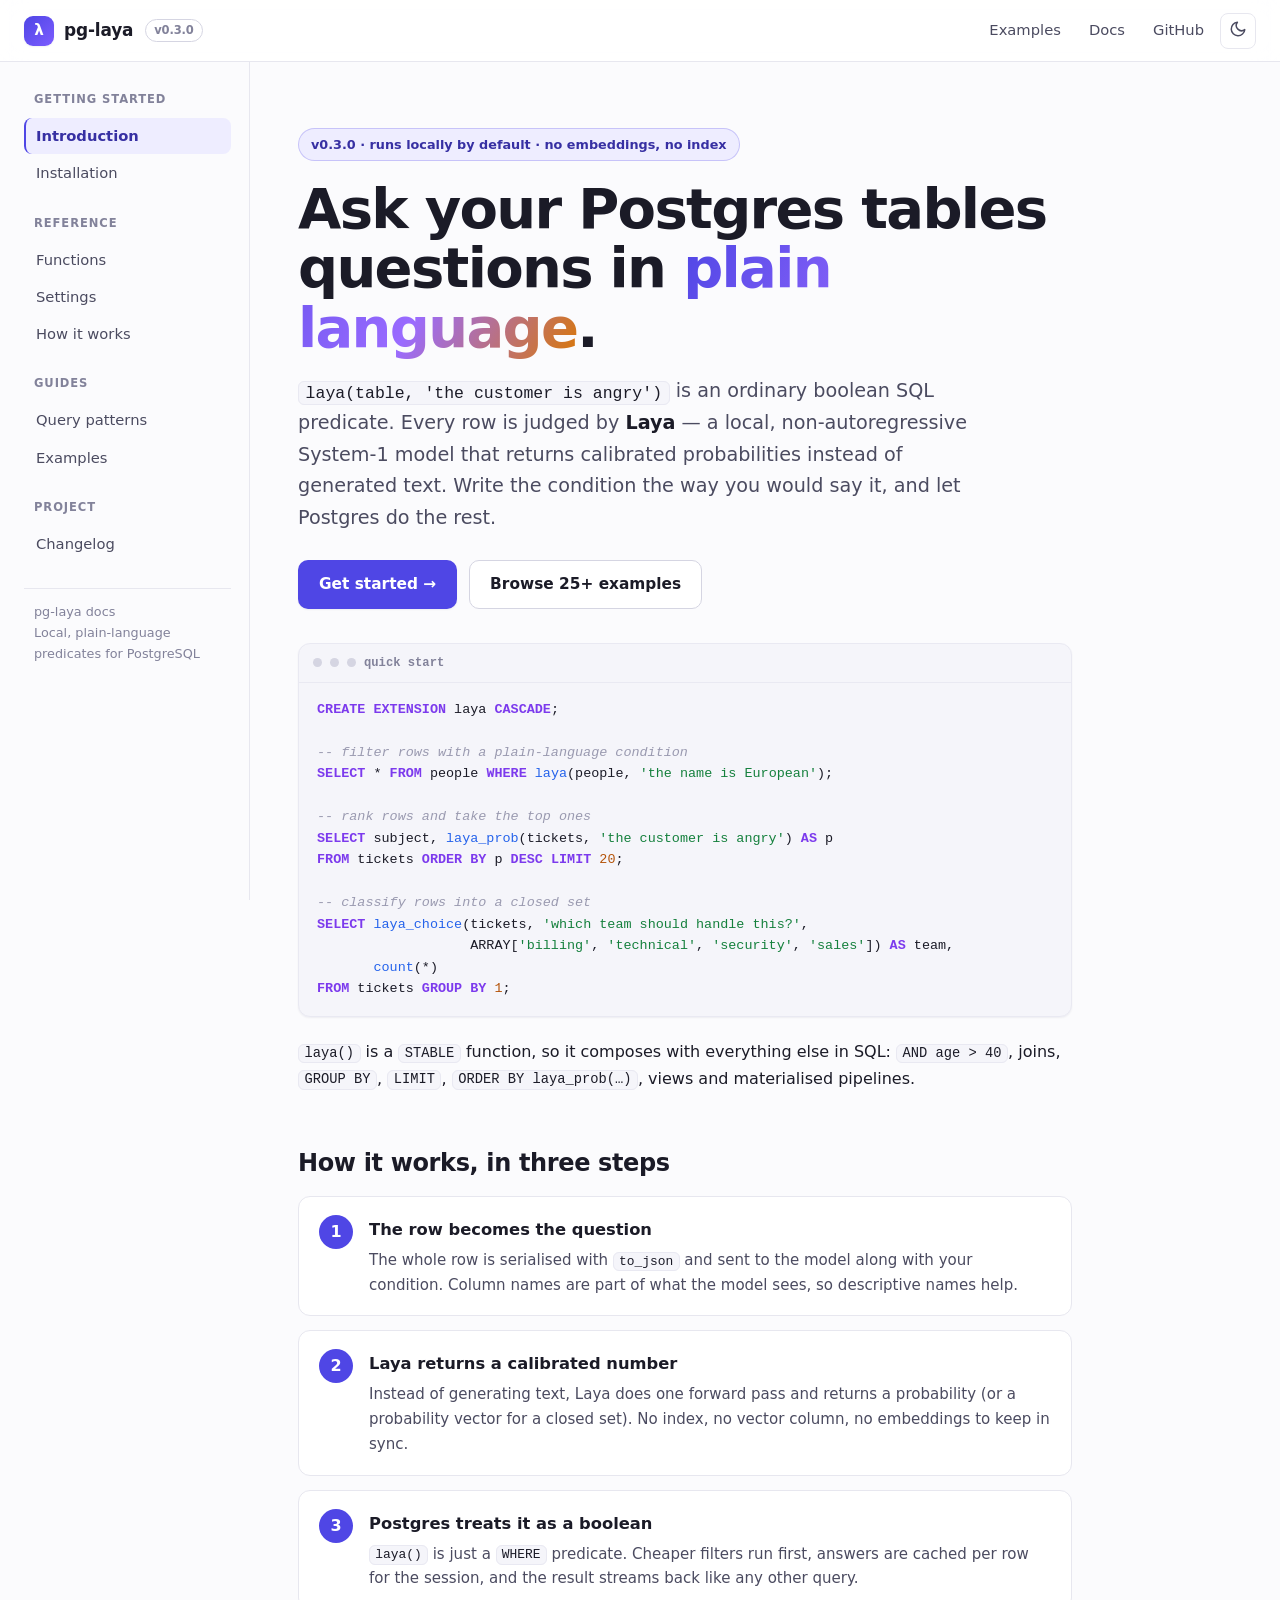
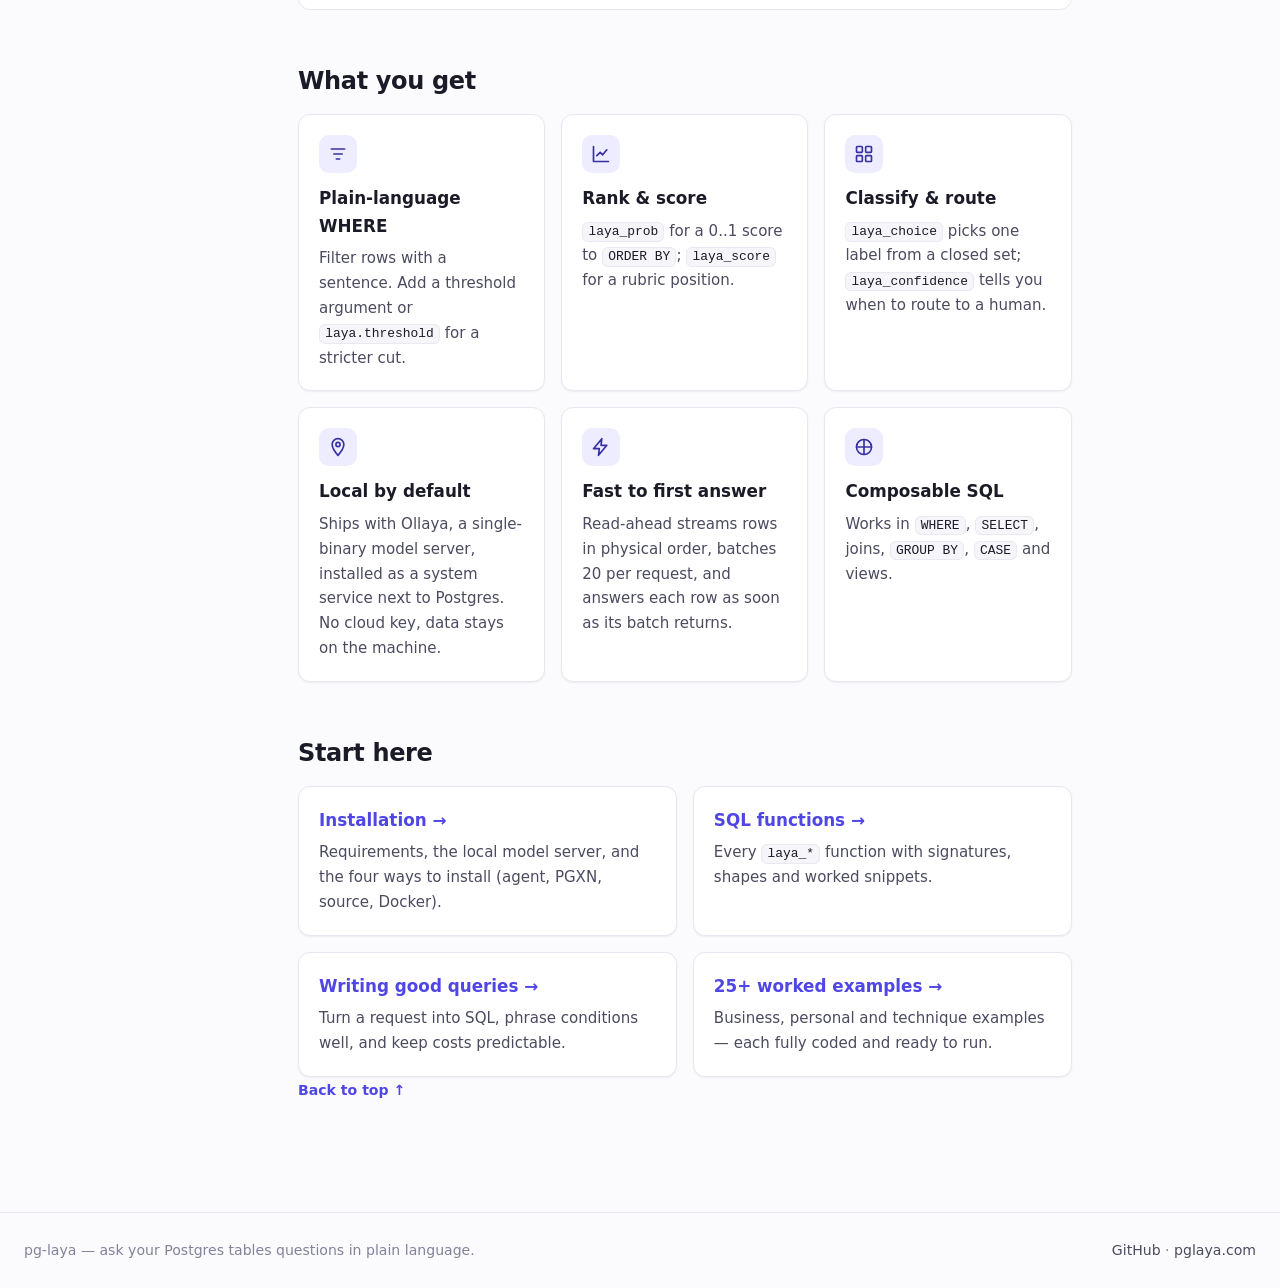
<file: s/index.html>
<!doctype html>
<html lang="en" data-theme="light">
<head>
  <meta charset="utf-8">
  <meta name="viewport" content="width=device-width, initial-scale=1">
  <title>pg-laya — ask your Postgres tables questions in plain language</title>
  <meta name="description" content="pg-laya adds plain-language predicates to PostgreSQL. Filter, rank, classify and score rows with natural language — judged locally by the Laya model.">
  <script>(function(){try{var t=localStorage.getItem("pg-laya-theme")||(matchMedia("(prefers-color-scheme: dark)").matches?"dark":"light");document.documentElement.setAttribute("data-theme",t);}catch(e){}})();</script>
  <link rel="stylesheet" href="assets/style.css">
  <link rel="icon" href="data:image/svg+xml,%3Csvg xmlns='http://www.w3.org/2000/svg' viewBox='0 0 32 32'%3E%3Crect width='32' height='32' rx='8' fill='%234f46e5'/%3E%3Ctext x='16' y='23' font-size='20' font-family='sans-serif' font-weight='700' fill='white' text-anchor='middle'%3E%CE%BB%3C/text%3E%3C/svg%3E">
</head>
<body class="page">
  <header class="site-header">
    <button id="menu-btn" class="icon-btn menu-btn" aria-label="Toggle navigation">
      <svg viewBox="0 0 24 24" fill="none" stroke="currentColor" stroke-width="2" stroke-linecap="round"><path d="M3 6h18M3 12h18M3 18h18"/></svg>
    </button>
    <a class="brand" href="index.html">
      <span class="mark">λ</span>
      pg-laya <span class="ver">v0.3.0</span>
    </a>
    <div class="header-spacer"></div>
    <nav class="header-links">
      <a href="examples.html">Examples</a>
      <a href="functions.html">Docs</a>
      <a href="https://github.com/nyimbi/pg-laya" target="_blank" rel="noopener">GitHub</a>
      <button id="theme-toggle" class="icon-btn" aria-label="Toggle color theme"><span id="theme-icon"></span></button>
    </nav>
  </header>

  <div class="layout">
    <aside class="sidebar">
      <div class="group">
        <div class="group-label">Getting started</div>
        <nav>
          <a href="index.html">Introduction</a>
          <a href="install.html">Installation</a>
        </nav>
      </div>
      <div class="group">
        <div class="group-label">Reference</div>
        <nav>
          <a href="functions.html">Functions</a>
          <a href="settings.html">Settings</a>
          <a href="how-it-works.html">How it works</a>
        </nav>
      </div>
      <div class="group">
        <div class="group-label">Guides</div>
        <nav>
          <a href="patterns.html">Query patterns</a>
          <a href="examples.html">Examples</a>
        </nav>
      </div>
      <div class="group">
        <div class="group-label">Project</div>
        <nav>
          <a href="changelog.html">Changelog</a>
        </nav>
      </div>
      <div class="foot">pg-laya docs<br>Local, plain-language predicates for PostgreSQL</div>
    </aside>

    <main class="content">
      <div class="doc">
        <div class="hero">
          <span class="badge">v0.3.0 · runs locally by default · no embeddings, no index</span>
          <h1>Ask your Postgres tables<br>questions in <span class="grad">plain language</span>.</h1>
          <p class="sub"><code class="inline-code">laya(table, 'the customer is angry')</code> is an ordinary boolean
            SQL predicate. Every row is judged by <strong>Laya</strong> — a local, non-autoregressive System-1 model
            that returns calibrated probabilities instead of generated text. Write the condition the way you would
            say it, and let Postgres do the rest.</p>
          <div class="cta-row">
            <a class="btn btn-primary" href="install.html">Get started →</a>
            <a class="btn btn-ghost" href="examples.html">Browse 25+ examples</a>
          </div>
        </div>

        <div class="code lang-sql">
          <div class="code-bar"><span class="dot"></span><span class="dot"></span><span class="dot"></span> quick start</div>
          <pre><code>CREATE EXTENSION laya CASCADE;

-- filter rows with a plain-language condition
SELECT * FROM people WHERE laya(people, 'the name is European');

-- rank rows and take the top ones
SELECT subject, laya_prob(tickets, 'the customer is angry') AS p
FROM tickets ORDER BY p DESC LIMIT 20;

-- classify rows into a closed set
SELECT laya_choice(tickets, 'which team should handle this?',
                   ARRAY['billing', 'technical', 'security', 'sales']) AS team,
       count(*)
FROM tickets GROUP BY 1;</code></pre>
        </div>

        <p><code class="inline-code">laya()</code> is a <code class="inline-code">STABLE</code> function, so it composes
        with everything else in SQL: <code class="inline-code">AND age &gt; 40</code>, joins,
        <code class="inline-code">GROUP BY</code>, <code class="inline-code">LIMIT</code>,
        <code class="inline-code">ORDER BY laya_prob(…)</code>, views and materialised pipelines.</p>

        <h2>How it works, in three steps</h2>
        <div class="steps">
          <div class="step">
            <div class="n"></div>
            <div>
              <h3>The row becomes the question</h3>
              <p>The whole row is serialised with <code class="inline-code">to_json</code> and sent to the model
                along with your condition. Column names are part of what the model sees, so descriptive names help.</p>
            </div>
          </div>
          <div class="step">
            <div class="n"></div>
            <div>
              <h3>Laya returns a calibrated number</h3>
              <p>Instead of generating text, Laya does one forward pass and returns a probability (or a
                probability vector for a closed set). No index, no vector column, no embeddings to keep in sync.</p>
            </div>
          </div>
          <div class="step">
            <div class="n"></div>
            <div>
              <h3>Postgres treats it as a boolean</h3>
              <p><code class="inline-code">laya()</code> is just a <code class="inline-code">WHERE</code> predicate.
                Cheaper filters run first, answers are cached per row for the session, and the result streams back
                like any other query.</p>
            </div>
          </div>
        </div>

        <h2>What you get</h2>
        <div class="grid cols-3">
          <div class="card">
            <div class="ic"><svg viewBox="0 0 24 24" fill="none" stroke="currentColor" stroke-width="2" stroke-linecap="round" stroke-linejoin="round"><path d="M4 6h16M7 12h10M10 18h4"/></svg></div>
            <h3>Plain-language WHERE</h3>
            <p>Filter rows with a sentence. Add a threshold argument or <code class="inline-code">laya.threshold</code> for a stricter cut.</p>
          </div>
          <div class="card">
            <div class="ic"><svg viewBox="0 0 24 24" fill="none" stroke="currentColor" stroke-width="2" stroke-linecap="round" stroke-linejoin="round"><path d="M3 3v18h18"/><path d="M7 14l4-4 3 3 5-6"/></svg></div>
            <h3>Rank &amp; score</h3>
            <p><code class="inline-code">laya_prob</code> for a 0..1 score to <code class="inline-code">ORDER BY</code>; <code class="inline-code">laya_score</code> for a rubric position.</p>
          </div>
          <div class="card">
            <div class="ic"><svg viewBox="0 0 24 24" fill="none" stroke="currentColor" stroke-width="2" stroke-linecap="round" stroke-linejoin="round"><rect x="3" y="3" width="7" height="7" rx="1"/><rect x="14" y="3" width="7" height="7" rx="1"/><rect x="3" y="14" width="7" height="7" rx="1"/><rect x="14" y="14" width="7" height="7" rx="1"/></svg></div>
            <h3>Classify &amp; route</h3>
            <p><code class="inline-code">laya_choice</code> picks one label from a closed set; <code class="inline-code">laya_confidence</code> tells you when to route to a human.</p>
          </div>
          <div class="card">
            <div class="ic"><svg viewBox="0 0 24 24" fill="none" stroke="currentColor" stroke-width="2" stroke-linecap="round" stroke-linejoin="round"><path d="M12 2a7 7 0 0 0-7 7c0 5 7 13 7 13s7-8 7-13a7 7 0 0 0-7-7z"/><circle cx="12" cy="9" r="2.5"/></svg></div>
            <h3>Local by default</h3>
            <p>Ships with Ollaya, a single-binary model server, installed as a system service next to Postgres. No cloud key, data stays on the machine.</p>
          </div>
          <div class="card">
            <div class="ic"><svg viewBox="0 0 24 24" fill="none" stroke="currentColor" stroke-width="2" stroke-linecap="round" stroke-linejoin="round"><path d="M13 2 3 14h7l-1 8 10-12h-7l1-8z"/></svg></div>
            <h3>Fast to first answer</h3>
            <p>Read-ahead streams rows in physical order, batches 20 per request, and answers each row as soon as its batch returns.</p>
          </div>
          <div class="card">
            <div class="ic"><svg viewBox="0 0 24 24" fill="none" stroke="currentColor" stroke-width="2" stroke-linecap="round" stroke-linejoin="round"><path d="M12 3v18M3 12h18"/><circle cx="12" cy="12" r="9"/></svg></div>
            <h3>Composable SQL</h3>
            <p>Works in <code class="inline-code">WHERE</code>, <code class="inline-code">SELECT</code>, joins, <code class="inline-code">GROUP BY</code>, <code class="inline-code">CASE</code> and views.</p>
          </div>
        </div>

        <h2>Start here</h2>
        <div class="grid cols-2">
          <a class="card" href="install.html">
            <h3>Installation →</h3>
            <p>Requirements, the local model server, and the four ways to install (agent, PGXN, source, Docker).</p>
          </a>
          <a class="card" href="functions.html">
            <h3>SQL functions →</h3>
            <p>Every <code class="inline-code">laya_*</code> function with signatures, shapes and worked snippets.</p>
          </a>
          <a class="card" href="patterns.html">
            <h3>Writing good queries →</h3>
            <p>Turn a request into SQL, phrase conditions well, and keep costs predictable.</p>
          </a>
          <a class="card" href="examples.html">
            <h3>25+ worked examples →</h3>
            <p>Business, personal and technique examples — each fully coded and ready to run.</p>
          </a>
        </div>

        <p class="top-link"><a href="index.html#top" onclick="window.scrollTo({top:0,behavior:'smooth'});return false;">Back to top ↑</a></p>
      </div>
    </main>
  </div>

  <footer class="site-footer">
    <span>pg-laya — ask your Postgres tables questions in plain language.</span>
    <span><a href="https://github.com/nyimbi/pg-laya">GitHub</a> · <a href="https://pglaya.com">pglaya.com</a></span>
  </footer>

  <script src="assets/main.js"></script>
</body>
</html>
</file>
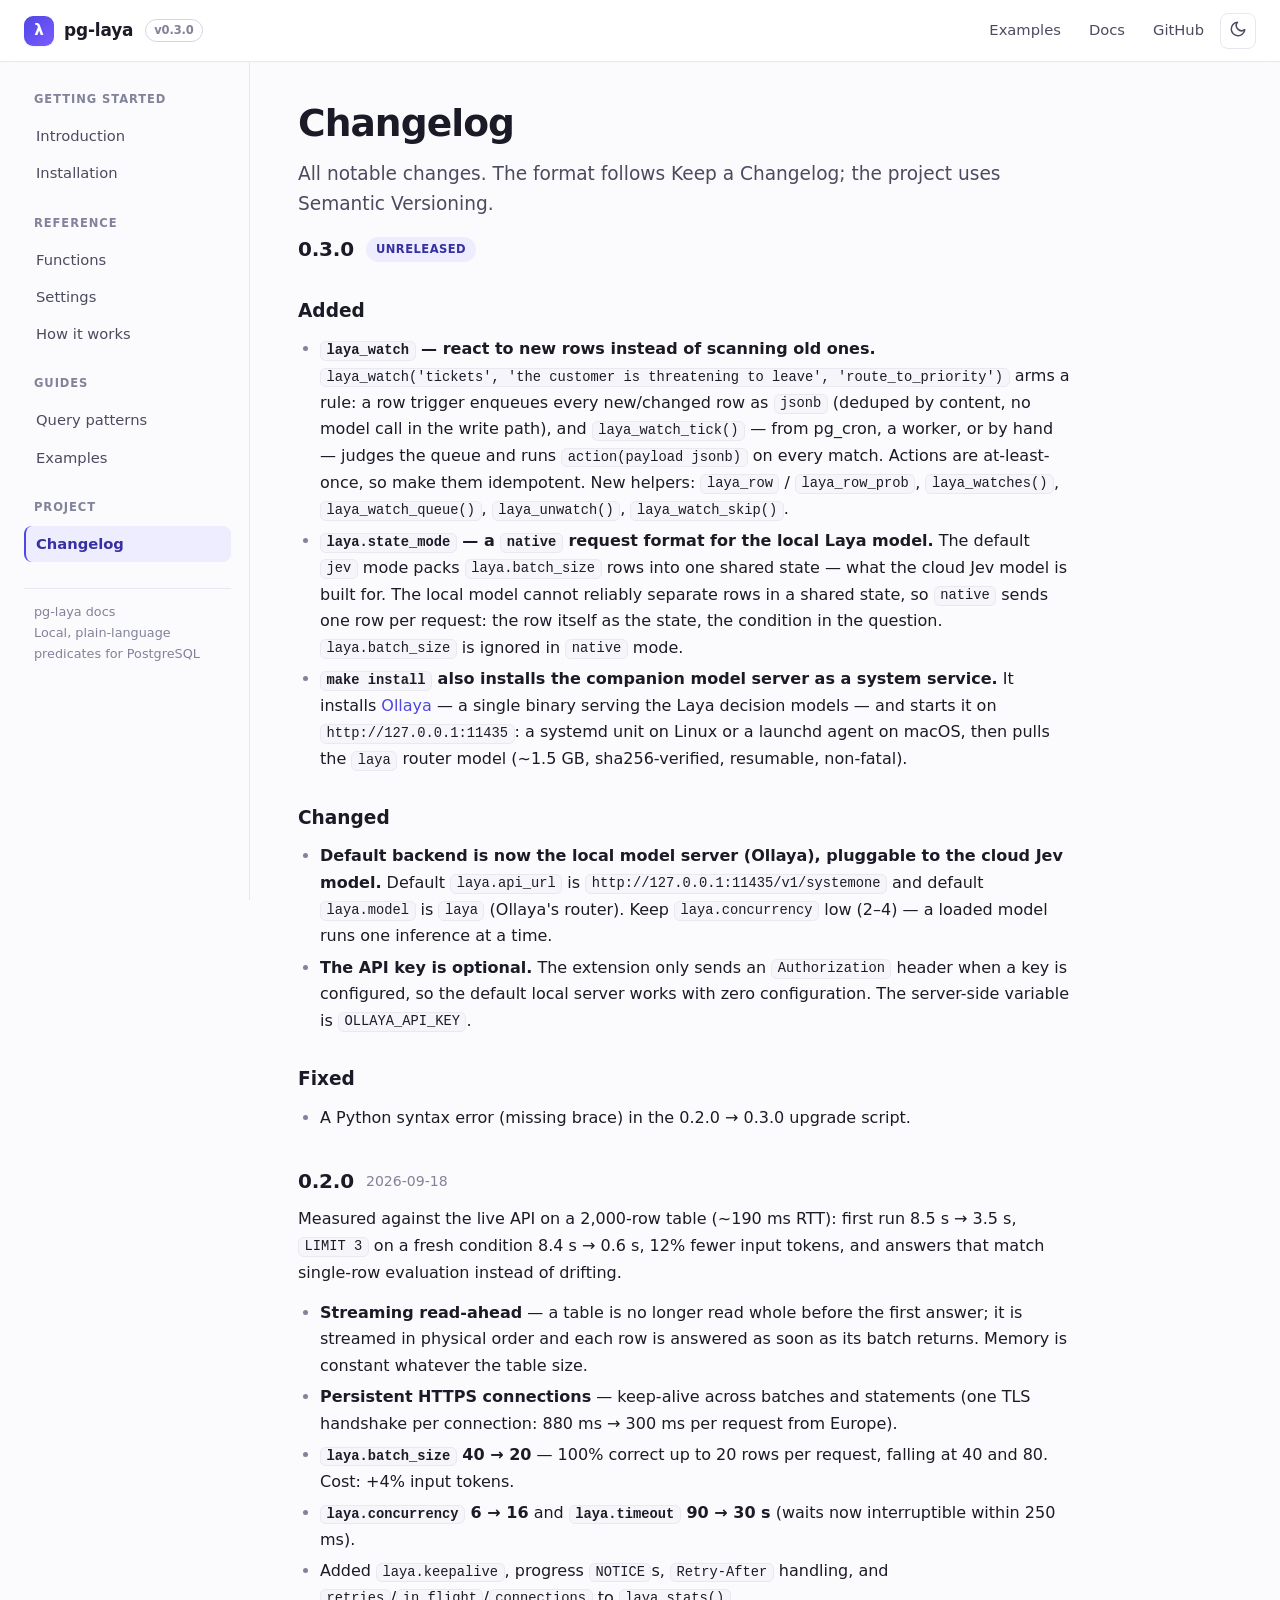
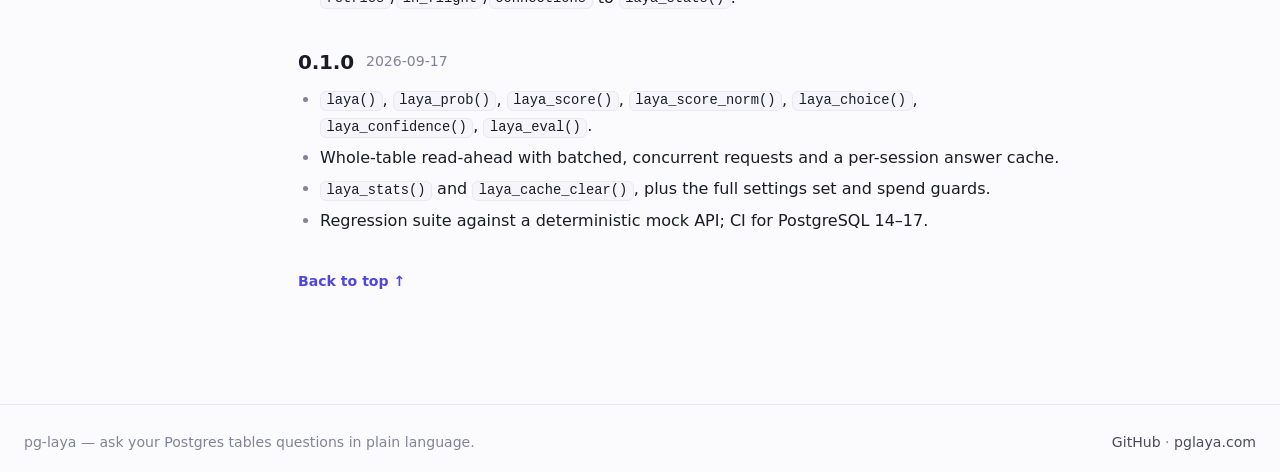
<file: s/changelog.html>
<!doctype html>
<html lang="en" data-theme="light">
<head>
  <meta charset="utf-8">
  <meta name="viewport" content="width=device-width, initial-scale=1">
  <title>Changelog — pg-laya</title>
  <meta name="description" content="pg-laya release notes: 0.3.0 (Ollaya local server, native state mode), 0.2.0 (streaming read-ahead), 0.1.0.">
  <script>(function(){try{var t=localStorage.getItem("pg-laya-theme")||(matchMedia("(prefers-color-scheme: dark)").matches?"dark":"light");document.documentElement.setAttribute("data-theme",t);}catch(e){}})();</script>
  <link rel="stylesheet" href="assets/style.css">
  <link rel="icon" href="data:image/svg+xml,%3Csvg xmlns='http://www.w3.org/2000/svg' viewBox='0 0 32 32'%3E%3Crect width='32' height='32' rx='8' fill='%234f46e5'/%3E%3Ctext x='16' y='23' font-size='20' font-family='sans-serif' font-weight='700' fill='white' text-anchor='middle'%3E%CE%BB%3C/text%3E%3C/svg%3E">
</head>
<body class="page">
  <header class="site-header">
    <button id="menu-btn" class="icon-btn menu-btn" aria-label="Toggle navigation">
      <svg viewBox="0 0 24 24" fill="none" stroke="currentColor" stroke-width="2" stroke-linecap="round"><path d="M3 6h18M3 12h18M3 18h18"/></svg>
    </button>
    <a class="brand" href="index.html">
      <span class="mark">λ</span>
      pg-laya <span class="ver">v0.3.0</span>
    </a>
    <div class="header-spacer"></div>
    <nav class="header-links">
      <a href="examples.html">Examples</a>
      <a href="functions.html">Docs</a>
      <a href="https://github.com/nyimbi/pg-laya" target="_blank" rel="noopener">GitHub</a>
      <button id="theme-toggle" class="icon-btn" aria-label="Toggle color theme"><span id="theme-icon"></span></button>
    </nav>
  </header>

  <div class="layout">
    <aside class="sidebar">
      <div class="group">
        <div class="group-label">Getting started</div>
        <nav>
          <a href="index.html">Introduction</a>
          <a href="install.html">Installation</a>
        </nav>
      </div>
      <div class="group">
        <div class="group-label">Reference</div>
        <nav>
          <a href="functions.html">Functions</a>
          <a href="settings.html">Settings</a>
          <a href="how-it-works.html">How it works</a>
        </nav>
      </div>
      <div class="group">
        <div class="group-label">Guides</div>
        <nav>
          <a href="patterns.html">Query patterns</a>
          <a href="examples.html">Examples</a>
        </nav>
      </div>
      <div class="group">
        <div class="group-label">Project</div>
        <nav>
          <a href="changelog.html">Changelog</a>
        </nav>
      </div>
      <div class="foot">pg-laya docs<br>Local, plain-language predicates for PostgreSQL</div>
    </aside>

    <main class="content">
      <div class="doc">
        <h1>Changelog</h1>
        <p class="lead">All notable changes. The format follows Keep a Changelog; the project uses Semantic Versioning.</p>

        <div class="release">
          <div class="rel-head"><span class="rel-ver">0.3.0</span><span class="pill">Unreleased</span></div>
          <h3>Added</h3>
          <ul>
            <li><strong><code class="inline-code">laya_watch</code> — react to new rows instead of scanning old ones.</strong> <code class="inline-code">laya_watch('tickets', 'the customer is threatening to leave', 'route_to_priority')</code> arms a rule: a row trigger enqueues every new/changed row as <code class="inline-code">jsonb</code> (deduped by content, no model call in the write path), and <code class="inline-code">laya_watch_tick()</code> — from pg_cron, a worker, or by hand — judges the queue and runs <code class="inline-code">action(payload jsonb)</code> on every match. Actions are at-least-once, so make them idempotent. New helpers: <code class="inline-code">laya_row</code> / <code class="inline-code">laya_row_prob</code>, <code class="inline-code">laya_watches()</code>, <code class="inline-code">laya_watch_queue()</code>, <code class="inline-code">laya_unwatch()</code>, <code class="inline-code">laya_watch_skip()</code>.</li>
            <li><strong><code class="inline-code">laya.state_mode</code> — a <code class="inline-code">native</code> request format for the local Laya model.</strong> The default <code class="inline-code">jev</code> mode packs <code class="inline-code">laya.batch_size</code> rows into one shared state — what the cloud Jev model is built for. The local model cannot reliably separate rows in a shared state, so <code class="inline-code">native</code> sends one row per request: the row itself as the state, the condition in the question. <code class="inline-code">laya.batch_size</code> is ignored in <code class="inline-code">native</code> mode.</li>
            <li><strong><code class="inline-code">make install</code> also installs the companion model server as a system service.</strong> It installs <a href="https://ollaya.dev" target="_blank" rel="noopener">Ollaya</a> — a single binary serving the Laya decision models — and starts it on <code class="inline-code">http://127.0.0.1:11435</code>: a systemd unit on Linux or a launchd agent on macOS, then pulls the <code class="inline-code">laya</code> router model (~1.5 GB, sha256-verified, resumable, non-fatal).</li>
          </ul>
          <h3>Changed</h3>
          <ul>
            <li><strong>Default backend is now the local model server (Ollaya), pluggable to the cloud Jev model.</strong> Default <code class="inline-code">laya.api_url</code> is <code class="inline-code">http://127.0.0.1:11435/v1/systemone</code> and default <code class="inline-code">laya.model</code> is <code class="inline-code">laya</code> (Ollaya's router). Keep <code class="inline-code">laya.concurrency</code> low (2–4) — a loaded model runs one inference at a time.</li>
            <li><strong>The API key is optional.</strong> The extension only sends an <code class="inline-code">Authorization</code> header when a key is configured, so the default local server works with zero configuration. The server-side variable is <code class="inline-code">OLLAYA_API_KEY</code>.</li>
          </ul>
          <h3>Fixed</h3>
          <ul>
            <li>A Python syntax error (missing brace) in the 0.2.0 → 0.3.0 upgrade script.</li>
          </ul>
        </div>

        <div class="release">
          <div class="rel-head"><span class="rel-ver">0.2.0</span><span class="rel-date">2026-09-18</span></div>
          <p>Measured against the live API on a 2,000-row table (~190 ms RTT): first run 8.5 s → 3.5 s,
          <code class="inline-code">LIMIT 3</code> on a fresh condition 8.4 s → 0.6 s, 12% fewer input tokens, and
          answers that match single-row evaluation instead of drifting.</p>
          <ul>
            <li><strong>Streaming read-ahead</strong> — a table is no longer read whole before the first answer; it is streamed in physical order and each row is answered as soon as its batch returns. Memory is constant whatever the table size.</li>
            <li><strong>Persistent HTTPS connections</strong> — keep-alive across batches and statements (one TLS handshake per connection: 880 ms → 300 ms per request from Europe).</li>
            <li><strong><code class="inline-code">laya.batch_size</code> 40 → 20</strong> — 100% correct up to 20 rows per request, falling at 40 and 80. Cost: +4% input tokens.</li>
            <li><strong><code class="inline-code">laya.concurrency</code> 6 → 16</strong> and <strong><code class="inline-code">laya.timeout</code> 90 → 30 s</strong> (waits now interruptible within 250 ms).</li>
            <li>Added <code class="inline-code">laya.keepalive</code>, progress <code class="inline-code">NOTICE</code>s, <code class="inline-code">Retry-After</code> handling, and <code class="inline-code">retries</code>/<code class="inline-code">in_flight</code>/<code class="inline-code">connections</code> to <code class="inline-code">laya_stats()</code>.</li>
          </ul>
        </div>

        <div class="release">
          <div class="rel-head"><span class="rel-ver">0.1.0</span><span class="rel-date">2026-09-17</span></div>
          <ul>
            <li><code class="inline-code">laya()</code>, <code class="inline-code">laya_prob()</code>, <code class="inline-code">laya_score()</code>, <code class="inline-code">laya_score_norm()</code>, <code class="inline-code">laya_choice()</code>, <code class="inline-code">laya_confidence()</code>, <code class="inline-code">laya_eval()</code>.</li>
            <li>Whole-table read-ahead with batched, concurrent requests and a per-session answer cache.</li>
            <li><code class="inline-code">laya_stats()</code> and <code class="inline-code">laya_cache_clear()</code>, plus the full settings set and spend guards.</li>
            <li>Regression suite against a deterministic mock API; CI for PostgreSQL 14–17.</li>
          </ul>
        </div>

        <p class="top-link"><a href="changelog.html#top" onclick="window.scrollTo({top:0,behavior:'smooth'});return false;">Back to top ↑</a></p>
      </div>
    </main>
  </div>

  <footer class="site-footer">
    <span>pg-laya — ask your Postgres tables questions in plain language.</span>
    <span><a href="https://github.com/nyimbi/pg-laya">GitHub</a> · <a href="https://pglaya.com">pglaya.com</a></span>
  </footer>

  <script src="assets/main.js"></script>
</body>
</html>
</file>
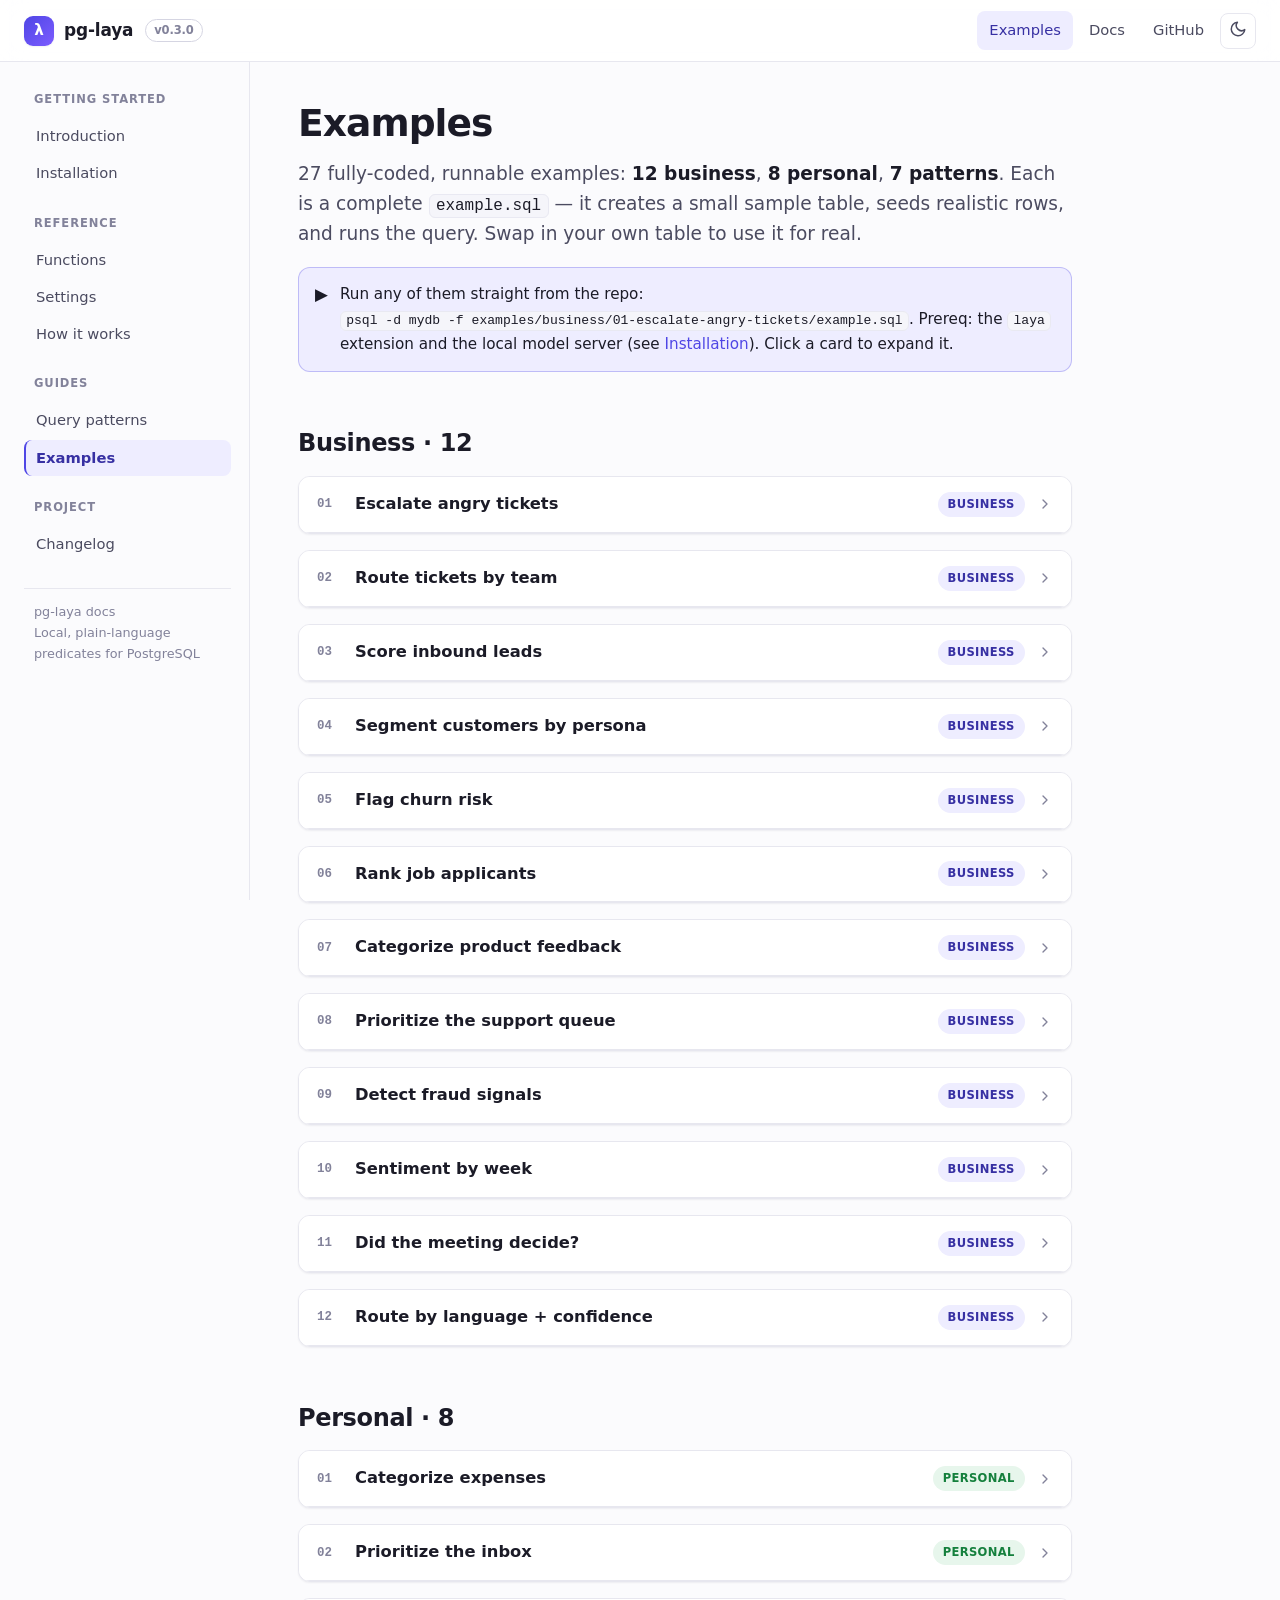
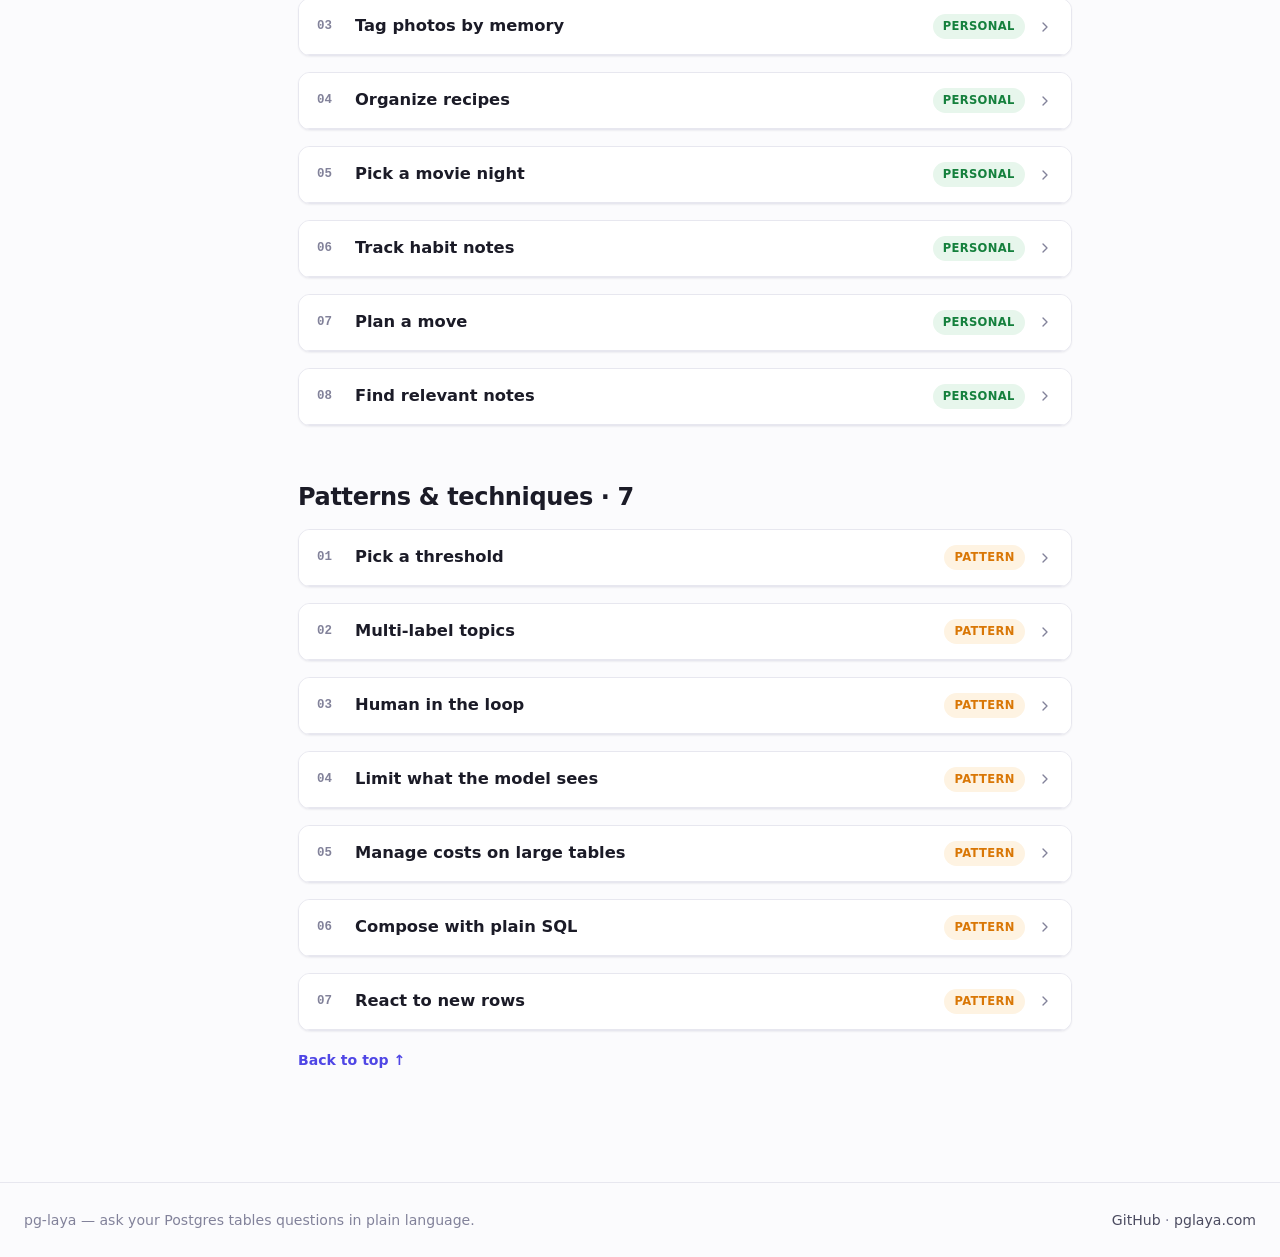
<file: s/examples.html>
<!doctype html>
<html lang="en" data-theme="light">
<head>
  <meta charset="utf-8">
  <meta name="viewport" content="width=device-width, initial-scale=1">
  <title>Examples — pg-laya</title>
  <meta name="description" content="27 fully-coded, runnable pg-laya examples: 12 business, 8 personal, 7 patterns. Each is a complete SQL file you can run as-is.">
  <script>(function(){try{var t=localStorage.getItem("pg-laya-theme")||(matchMedia("(prefers-color-scheme: dark)").matches?"dark":"light");document.documentElement.setAttribute("data-theme",t);}catch(e){}})();</script>
  <link rel="stylesheet" href="assets/style.css">
  <link rel="icon" href="data:image/svg+xml,%3Csvg xmlns='http://www.w3.org/2000/svg' viewBox='0 0 32 32'%3E%3Crect width='32' height='32' rx='8' fill='%234f46e5'/%3E%3Ctext x='16' y='23' font-size='20' font-family='sans-serif' font-weight='700' fill='white' text-anchor='middle'%3E%CE%BB%3C/text%3E%3C/svg%3E">
</head>
<body class="page">
  <header class="site-header">
    <button id="menu-btn" class="icon-btn menu-btn" aria-label="Toggle navigation">
      <svg viewBox="0 0 24 24" fill="none" stroke="currentColor" stroke-width="2" stroke-linecap="round"><path d="M3 6h18M3 12h18M3 18h18"/></svg>
    </button>
    <a class="brand" href="index.html">
      <span class="mark">λ</span>
      pg-laya <span class="ver">v0.3.0</span>
    </a>
    <div class="header-spacer"></div>
    <nav class="header-links">
      <a href="examples.html">Examples</a>
      <a href="functions.html">Docs</a>
      <a href="https://github.com/nyimbi/pg-laya" target="_blank" rel="noopener">GitHub</a>
      <button id="theme-toggle" class="icon-btn" aria-label="Toggle color theme"><span id="theme-icon"></span></button>
    </nav>
  </header>

  <div class="layout">
    <aside class="sidebar">
      <div class="group">
        <div class="group-label">Getting started</div>
        <nav>
          <a href="index.html">Introduction</a>
          <a href="install.html">Installation</a>
        </nav>
      </div>
      <div class="group">
        <div class="group-label">Reference</div>
        <nav>
          <a href="functions.html">Functions</a>
          <a href="settings.html">Settings</a>
          <a href="how-it-works.html">How it works</a>
        </nav>
      </div>
      <div class="group">
        <div class="group-label">Guides</div>
        <nav>
          <a href="patterns.html">Query patterns</a>
          <a href="examples.html">Examples</a>
        </nav>
      </div>
      <div class="group">
        <div class="group-label">Project</div>
        <nav>
          <a href="changelog.html">Changelog</a>
        </nav>
      </div>
      <div class="foot">pg-laya docs<br>Local, plain-language predicates for PostgreSQL</div>
    </aside>

    <main class="content">
      <div class="doc">
        <h1>Examples</h1>
        <p class="lead">27 fully-coded, runnable examples: <strong>12 business</strong>, <strong>8 personal</strong>,
        <strong>7 patterns</strong>. Each is a complete <code class="inline-code">example.sql</code> — it creates a small
        sample table, seeds realistic rows, and runs the query. Swap in your own table to use it for real.</p>

        <div class="note info"><span class="ico">▶</span><div>
          <p>Run any of them straight from the repo:
          <code class="inline-code">psql -d mydb -f examples/business/01-escalate-angry-tickets/example.sql</code>.
          Prereq: the <code class="inline-code">laya</code> extension and the local model server (see
          <a href="install.html">Installation</a>). Click a card to expand it.</p>
        </div></div>

        <h2>Business <span class="rel-date">· 12</span></h2>

        <div class="ex-card">
          <div class="ex-head"><span class="num">01</span><span class="ttl">Escalate angry tickets</span><span class="tag biz">business</span><svg class="chev" width="16" height="16" viewBox="0 0 24 24" fill="none" stroke="currentColor" stroke-width="2" stroke-linecap="round" stroke-linejoin="round"><path d="M9 18l6-6-6-6"/></svg></div>
          <div class="ex-body"><p class="desc">Rank open tickets by how angry the customer sounds, so the most urgent surface first.</p>
          <div class="code lang-sql"><div class="code-bar"><span class="dot"></span><span class="dot"></span><span class="dot"></span> sql</div><pre><code>SELECT id, subject,
       laya_prob(tickets, 'the customer is angry, frustrated, or about to give up') AS anger
FROM tickets WHERE status = 'open'
ORDER BY anger DESC LIMIT 5;</code></pre></div>
          <p>Full file: <code class="inline-code">examples/business/01-escalate-angry-tickets/example.sql</code></p></div>
        </div>

        <div class="ex-card">
          <div class="ex-head"><span class="num">02</span><span class="ttl">Route tickets by team</span><span class="tag biz">business</span><svg class="chev" width="16" height="16" viewBox="0 0 24 24" fill="none" stroke="currentColor" stroke-width="2" stroke-linecap="round" stroke-linejoin="round"><path d="M9 18l6-6-6-6"/></svg></div>
          <div class="ex-body"><p class="desc">Classify each ticket into the owning team and count the workload per team.</p>
          <div class="code lang-sql"><div class="code-bar"><span class="dot"></span><span class="dot"></span><span class="dot"></span> sql</div><pre><code>SELECT laya_choice(tickets, 'which team should handle this ticket?',
                   ARRAY['billing','technical','security','sales']) AS team,
       count(*)
FROM tickets WHERE status = 'open'
GROUP BY 1 ORDER BY 2 DESC;</code></pre></div>
          <p>Full file: <code class="inline-code">examples/business/02-route-tickets-by-team/example.sql</code></p></div>
        </div>

        <div class="ex-card">
          <div class="ex-head"><span class="num">03</span><span class="ttl">Score inbound leads</span><span class="tag biz">business</span><svg class="chev" width="16" height="16" viewBox="0 0 24 24" fill="none" stroke="currentColor" stroke-width="2" stroke-linecap="round" stroke-linejoin="round"><path d="M9 18l6-6-6-6"/></svg></div>
          <div class="ex-body"><p class="desc">Score each lead by purchase intent (budget, authority, timeline) so reps work the hottest first.</p>
          <div class="code lang-sql"><div class="code-bar"><span class="dot"></span><span class="dot"></span><span class="dot"></span> sql</div><pre><code>SELECT company, contact, title,
       laya_prob(leads, 'this lead has budget, authority, and intent to buy within a quarter') AS intent
FROM leads ORDER BY intent DESC;</code></pre></div>
          <p>Full file: <code class="inline-code">examples/business/03-score-inbound-leads/example.sql</code></p></div>
        </div>

        <div class="ex-card">
          <div class="ex-head"><span class="num">04</span><span class="ttl">Segment customers by persona</span><span class="tag biz">business</span><svg class="chev" width="16" height="16" viewBox="0 0 24 24" fill="none" stroke="currentColor" stroke-width="2" stroke-linecap="round" stroke-linejoin="round"><path d="M9 18l6-6-6-6"/></svg></div>
          <div class="ex-body"><p class="desc">Bucket customers into marketing personas from their usage behaviour, and size each segment.</p>
          <div class="code lang-sql"><div class="code-bar"><span class="dot"></span><span class="dot"></span><span class="dot"></span> sql</div><pre><code>SELECT laya_choice(customers, 'which best describes this customer?',
                   ARRAY['enterprise buyer','power user','self-serve pro','window shopper']) AS persona,
       count(*)
FROM customers GROUP BY 1 ORDER BY 2 DESC;</code></pre></div>
          <p>Full file: <code class="inline-code">examples/business/04-segment-customers-by-persona/example.sql</code></p></div>
        </div>

        <div class="ex-card">
          <div class="ex-head"><span class="num">05</span><span class="ttl">Flag churn risk</span><span class="tag biz">business</span><svg class="chev" width="16" height="16" viewBox="0 0 24 24" fill="none" stroke="currentColor" stroke-width="2" stroke-linecap="round" stroke-linejoin="round"><path d="M9 18l6-6-6-6"/></svg></div>
          <div class="ex-body"><p class="desc">Read each account's support history, rank by churn signal, and total the at-risk MRR.</p>
          <div class="code lang-sql"><div class="code-bar"><span class="dot"></span><span class="dot"></span><span class="dot"></span> sql</div><pre><code>SELECT account, mrr_usd,
       laya_prob(accounts, 'this account is showing signs it will cancel or not renew') AS churn_risk
FROM accounts ORDER BY churn_risk DESC;</code></pre></div>
          <p>Full file: <code class="inline-code">examples/business/05-flag-churn-risk/example.sql</code></p></div>
        </div>

        <div class="ex-card">
          <div class="ex-head"><span class="num">06</span><span class="ttl">Rank job applicants</span><span class="tag biz">business</span><svg class="chev" width="16" height="16" viewBox="0 0 24 24" fill="none" stroke="currentColor" stroke-width="2" stroke-linecap="round" stroke-linejoin="round"><path d="M9 18l6-6-6-6"/></svg></div>
          <div class="ex-body"><p class="desc">Rank a candidate stack against the role's must-haves so a human screens the top, not all of it.</p>
          <div class="code lang-sql"><div class="code-bar"><span class="dot"></span><span class="dot"></span><span class="dot"></span> sql</div><pre><code>SELECT name,
       laya_prob(applicants, 'a strong match for a senior backend role: 5+ years, Go or Rust, deep Postgres, production experience') AS fit
FROM applicants ORDER BY fit DESC;</code></pre></div>
          <p>Full file: <code class="inline-code">examples/business/06-rank-job-applicants/example.sql</code></p></div>
        </div>

        <div class="ex-card">
          <div class="ex-head"><span class="num">07</span><span class="ttl">Categorize product feedback</span><span class="tag biz">business</span><svg class="chev" width="16" height="16" viewBox="0 0 24 24" fill="none" stroke="currentColor" stroke-width="2" stroke-linecap="round" stroke-linejoin="round"><path d="M9 18l6-6-6-6"/></svg></div>
          <div class="ex-body"><p class="desc">Bucket reviews by theme and see the average rating per theme — what users actually talk about.</p>
          <div class="code lang-sql"><div class="code-bar"><span class="dot"></span><span class="dot"></span><span class="dot"></span> sql</div><pre><code>SELECT laya_choice(reviews, 'what is this review mainly about?',
                   ARRAY['reliability / bugs','pricing','missing feature','praise','support experience','performance']) AS theme,
       count(*), round(avg(rating::numeric), 2) AS avg_rating
FROM reviews GROUP BY 1 ORDER BY 2 DESC;</code></pre></div>
          <p>Full file: <code class="inline-code">examples/business/07-categorize-product-feedback/example.sql</code></p></div>
        </div>

        <div class="ex-card">
          <div class="ex-head"><span class="num">08</span><span class="ttl">Prioritize the support queue</span><span class="tag biz">business</span><svg class="chev" width="16" height="16" viewBox="0 0 24 24" fill="none" stroke="currentColor" stroke-width="2" stroke-linecap="round" stroke-linejoin="round"><path d="M9 18l6-6-6-6"/></svg></div>
          <div class="ex-body"><p class="desc">Score tickets on an urgency rubric and blend with how old they are — priority, not arrival order.</p>
          <div class="code lang-sql"><div class="code-bar"><span class="dot"></span><span class="dot"></span><span class="dot"></span> sql</div><pre><code>SELECT id, subject,
       laya_score(tickets, 'how urgent is this ticket for the customer?',
                  ARRAY['not at all','minor','important','blocking']) AS urgency   -- 0..3
FROM tickets ORDER BY urgency DESC;</code></pre></div>
          <p>Full file: <code class="inline-code">examples/business/08-prioritize-support-queue/example.sql</code></p></div>
        </div>

        <div class="ex-card">
          <div class="ex-head"><span class="num">09</span><span class="ttl">Detect fraud signals</span><span class="tag biz">business</span><svg class="chev" width="16" height="16" viewBox="0 0 24 24" fill="none" stroke="currentColor" stroke-width="2" stroke-linecap="round" stroke-linejoin="round"><path d="M9 18l6-6-6-6"/></svg></div>
          <div class="ex-body"><p class="desc">Read each transaction's context and rank by fraud signal, so a human reviews a short list.</p>
          <div class="code lang-sql"><div class="code-bar"><span class="dot"></span><span class="dot"></span><span class="dot"></span> sql</div><pre><code>SELECT id, amount_usd, merchant,
       laya_prob(transactions, 'this transaction shows signs of fraud or unauthorised use') AS risk
FROM transactions ORDER BY risk DESC;</code></pre></div>
          <p>Full file: <code class="inline-code">examples/business/09-detect-fraud-signals/example.sql</code></p></div>
        </div>

        <div class="ex-card">
          <div class="ex-head"><span class="num">10</span><span class="ttl">Sentiment by week</span><span class="tag biz">business</span><svg class="chev" width="16" height="16" viewBox="0 0 24 24" fill="none" stroke="currentColor" stroke-width="2" stroke-linecap="round" stroke-linejoin="round"><path d="M9 18l6-6-6-6"/></svg></div>
          <div class="ex-body"><p class="desc">Count, per week, how many reviews the customer sounds frustrated in — a trend you can chart.</p>
          <div class="code lang-sql"><div class="code-bar"><span class="dot"></span><span class="dot"></span><span class="dot"></span> sql</div><pre><code>SELECT date_trunc('week', created_at) AS week,
       count(*) FILTER (WHERE laya(reviews, 'the customer sounds frustrated or upset')) AS frustrated,
       count(*) AS total
FROM reviews GROUP BY 1 ORDER BY 1 DESC;</code></pre></div>
          <p>Full file: <code class="inline-code">examples/business/10-sentiment-by-week/example.sql</code></p></div>
        </div>

        <div class="ex-card">
          <div class="ex-head"><span class="num">11</span><span class="ttl">Did the meeting decide?</span><span class="tag biz">business</span><svg class="chev" width="16" height="16" viewBox="0 0 24 24" fill="none" stroke="currentColor" stroke-width="2" stroke-linecap="round" stroke-linejoin="round"><path d="M9 18l6-6-6-6"/></svg></div>
          <div class="ex-body"><p class="desc">Flag the meetings that ended with a concrete decision or an owner + date, versus the ones that spun.</p>
          <div class="code lang-sql"><div class="code-bar"><span class="dot"></span><span class="dot"></span><span class="dot"></span> sql</div><pre><code>SELECT topic, held_on,
       laya(meetings, 'the meeting ended with a concrete decision or an assigned action with an owner and date') AS decided
FROM meetings ORDER BY held_on;</code></pre></div>
          <p>Full file: <code class="inline-code">examples/business/11-did-the-meeting-decide/example.sql</code></p></div>
        </div>

        <div class="ex-card">
          <div class="ex-head"><span class="num">12</span><span class="ttl">Route by language + confidence</span><span class="tag biz">business</span><svg class="chev" width="16" height="16" viewBox="0 0 24 24" fill="none" stroke="currentColor" stroke-width="2" stroke-linecap="round" stroke-linejoin="round"><path d="M9 18l6-6-6-6"/></svg></div>
          <div class="ex-body"><p class="desc">Route to the right language team, but send the low-confidence ones to a human instead of guessing.</p>
          <div class="code lang-sql"><div class="code-bar"><span class="dot"></span><span class="dot"></span><span class="dot"></span> sql</div><pre><code>SELECT id,
       laya_choice(messages, 'which language team should reply first?',
                   ARRAY['english','spanish','french','german','needs a human']) AS team,
       round(laya_confidence(messages, 'which language team should reply first?', 'choice',
                             ARRAY['english','spanish','french','german','needs a human'])::numeric, 2) AS conf
FROM messages;</code></pre></div>
          <p>Full file: <code class="inline-code">examples/business/12-route-by-language-and-confidence/example.sql</code></p></div>
        </div>

        <h2>Personal <span class="rel-date">· 8</span></h2>

        <div class="ex-card">
          <div class="ex-head"><span class="num">01</span><span class="ttl">Categorize expenses</span><span class="tag pers">personal</span><svg class="chev" width="16" height="16" viewBox="0 0 24 24" fill="none" stroke="currentColor" stroke-width="2" stroke-linecap="round" stroke-linejoin="round"><path d="M9 18l6-6-6-6"/></svg></div>
          <div class="ex-body"><p class="desc">Auto-categorize a month of card transactions so you see where the money went.</p>
          <div class="code lang-sql"><div class="code-bar"><span class="dot"></span><span class="dot"></span><span class="dot"></span> sql</div><pre><code>SELECT laya_choice(transactions, 'what category is this purchase?',
                   ARRAY['groceries','dining','transport','utilities','entertainment','health','subscriptions','travel','other']) AS category,
       round(sum(amount_usd), 2) AS total
FROM transactions GROUP BY 1 ORDER BY 2 DESC;</code></pre></div>
          <p>Full file: <code class="inline-code">examples/personal/01-categorize-expenses/example.sql</code></p></div>
        </div>

        <div class="ex-card">
          <div class="ex-head"><span class="num">02</span><span class="ttl">Prioritize the inbox</span><span class="tag pers">personal</span><svg class="chev" width="16" height="16" viewBox="0 0 24 24" fill="none" stroke="currentColor" stroke-width="2" stroke-linecap="round" stroke-linejoin="round"><path d="M9 18l6-6-6-6"/></svg></div>
          <div class="ex-body"><p class="desc">Rank emails by "needs a reply soon" so you start with what matters, not what arrived first.</p>
          <div class="code lang-sql"><div class="code-bar"><span class="dot"></span><span class="dot"></span><span class="dot"></span> sql</div><pre><code>SELECT sender, subject,
       laya_prob(emails, 'this email needs a reply from me soon, or has a deadline I must meet') AS urgency
FROM emails ORDER BY urgency DESC;</code></pre></div>
          <p>Full file: <code class="inline-code">examples/personal/02-prioritize-inbox/example.sql</code></p></div>
        </div>

        <div class="ex-card">
          <div class="ex-head"><span class="num">03</span><span class="ttl">Tag photos by memory</span><span class="tag pers">personal</span><svg class="chev" width="16" height="16" viewBox="0 0 24 24" fill="none" stroke="currentColor" stroke-width="2" stroke-linecap="round" stroke-linejoin="round"><path d="M9 18l6-6-6-6"/></svg></div>
          <div class="ex-body"><p class="desc">Give each photo's caption a memory type — family, travel, food, … — browse by moment, not date.</p>
          <div class="code lang-sql"><div class="code-bar"><span class="dot"></span><span class="dot"></span><span class="dot"></span> sql</div><pre><code>SELECT taken_on, caption,
       laya_choice(photos, 'what kind of memory is this photo of?',
                   ARRAY['family','travel','food','work','fitness','friends','nature','milestone']) AS memory
FROM photos ORDER BY taken_on;</code></pre></div>
          <p>Full file: <code class="inline-code">examples/personal/03-tag-photos-by-memory/example.sql</code></p></div>
        </div>

        <div class="ex-card">
          <div class="ex-head"><span class="num">04</span><span class="ttl">Organize recipes</span><span class="tag pers">personal</span><svg class="chev" width="16" height="16" viewBox="0 0 24 24" fill="none" stroke="currentColor" stroke-width="2" stroke-linecap="round" stroke-linejoin="round"><path d="M9 18l6-6-6-6"/></svg></div>
          <div class="ex-body"><p class="desc">Classify recipes by meal and diet, then answer "quick vegetarian dinner for tonight".</p>
          <div class="code lang-sql"><div class="code-bar"><span class="dot"></span><span class="dot"></span><span class="dot"></span> sql</div><pre><code>SELECT name
FROM recipes
WHERE laya(recipes, 'this is a vegetarian or vegan dish')
  AND laya(recipes, 'this recipe is quick, ready in under an hour');</code></pre></div>
          <p>Full file: <code class="inline-code">examples/personal/04-organize-recipes/example.sql</code></p></div>
        </div>

        <div class="ex-card">
          <div class="ex-head"><span class="num">05</span><span class="ttl">Pick a movie night</span><span class="tag pers">personal</span><svg class="chev" width="16" height="16" viewBox="0 0 24 24" fill="none" stroke="currentColor" stroke-width="2" stroke-linecap="round" stroke-linejoin="round"><path d="M9 18l6-6-6-6"/></svg></div>
          <div class="ex-body"><p class="desc">Rank your watchlist by fit for the mood you want tonight — picking takes seconds.</p>
          <div class="code lang-sql"><div class="code-bar"><span class="dot"></span><span class="dot"></span><span class="dot"></span> sql</div><pre><code>SELECT title, year,
       laya_prob(watchlist, 'a good fit for a relaxed, light movie night with friends') AS fit
FROM watchlist WHERE NOT watched
ORDER BY fit DESC;</code></pre></div>
          <p>Full file: <code class="inline-code">examples/personal/05-pick-a-movie-night/example.sql</code></p></div>
        </div>

        <div class="ex-card">
          <div class="ex-head"><span class="num">06</span><span class="ttl">Track habit notes</span><span class="tag pers">personal</span><svg class="chev" width="16" height="16" viewBox="0 0 24 24" fill="none" stroke="currentColor" stroke-width="2" stroke-linecap="round" stroke-linejoin="round"><path d="M9 18l6-6-6-6"/></svg></div>
          <div class="ex-body"><p class="desc">Read journal entries and flag the days a habit was actually kept — your real streak, no check-ins.</p>
          <div class="code lang-sql"><div class="code-bar"><span class="dot"></span><span class="dot"></span><span class="dot"></span> sql</div><pre><code>SELECT day,
       laya(journal, 'the person went for a run on this day') AS ran
FROM journal ORDER BY day;</code></pre></div>
          <p>Full file: <code class="inline-code">examples/personal/06-track-habit-notes/example.sql</code></p></div>
        </div>

        <div class="ex-card">
          <div class="ex-head"><span class="num">07</span><span class="ttl">Plan a move</span><span class="tag pers">personal</span><svg class="chev" width="16" height="16" viewBox="0 0 24 24" fill="none" stroke="currentColor" stroke-width="2" stroke-linecap="round" stroke-linejoin="round"><path d="M9 18l6-6-6-6"/></svg></div>
          <div class="ex-body"><p class="desc">Sort your inventory into keep / donate / sell / recycle in one pass, and count each bucket.</p>
          <div class="code lang-sql"><div class="code-bar"><span class="dot"></span><span class="dot"></span><span class="dot"></span> sql</div><pre><code>SELECT laya_choice(inventory, 'for a house move, what should happen to this item?',
                   ARRAY['keep','donate','sell','recycle']) AS disposition,
       count(*)
FROM inventory GROUP BY 1 ORDER BY 2 DESC;</code></pre></div>
          <p>Full file: <code class="inline-code">examples/personal/07-plan-a-move/example.sql</code></p></div>
        </div>

        <div class="ex-card">
          <div class="ex-head"><span class="num">08</span><span class="ttl">Find relevant notes</span><span class="tag pers">personal</span><svg class="chev" width="16" height="16" viewBox="0 0 24 24" fill="none" stroke="currentColor" stroke-width="2" stroke-linecap="round" stroke-linejoin="round"><path d="M9 18l6-6-6-6"/></svg></div>
          <div class="ex-body"><p class="desc">Search notes by meaning, not keywords — every note about a topic, however you phrased it.</p>
          <div class="code lang-sql"><div class="code-bar"><span class="dot"></span><span class="dot"></span><span class="dot"></span> sql</div><pre><code>SELECT id, body
FROM notes
WHERE laya(notes, 'this note is about preparing for a job interview')
ORDER BY created_at;</code></pre></div>
          <p>Full file: <code class="inline-code">examples/personal/08-find-relevant-notes/example.sql</code></p></div>
        </div>

        <h2>Patterns &amp; techniques <span class="rel-date">· 7</span></h2>

        <div class="ex-card">
          <div class="ex-head"><span class="num">01</span><span class="ttl">Pick a threshold</span><span class="tag tech">pattern</span><svg class="chev" width="16" height="16" viewBox="0 0 24 24" fill="none" stroke="currentColor" stroke-width="2" stroke-linecap="round" stroke-linejoin="round"><path d="M9 18l6-6-6-6"/></svg></div>
          <div class="ex-body"><p class="desc">Look at the probability distribution, inspect the ambiguous middle, then apply your cutoff — from the cache.</p>
          <div class="code lang-sql"><div class="code-bar"><span class="dot"></span><span class="dot"></span><span class="dot"></span> sql</div><pre><code>SELECT width_bucket(laya_prob(reviews, 'the customer sounds frustrated or upset'), 0, 1, 10) AS bucket,
       count(*)
FROM reviews GROUP BY 1 ORDER BY 1;</code></pre></div>
          <p>Full file: <code class="inline-code">examples/patterns/01-pick-a-threshold/example.sql</code></p></div>
        </div>

        <div class="ex-card">
          <div class="ex-head"><span class="num">02</span><span class="ttl">Multi-label topics</span><span class="tag tech">pattern</span><svg class="chev" width="16" height="16" viewBox="0 0 24 24" fill="none" stroke="currentColor" stroke-width="2" stroke-linecap="round" stroke-linejoin="round"><path d="M9 18l6-6-6-6"/></svg></div>
          <div class="ex-body"><p class="desc">Tag a row with every topic it covers (not just one), using the full probability vector.</p>
          <div class="code lang-sql"><div class="code-bar"><span class="dot"></span><span class="dot"></span><span class="dot"></span> sql</div><pre><code>SELECT id,
       laya_eval(messages, 'which topics does this message cover?', 'choice',
                 ARRAY['billing','technical','security','sales','praise']) -&gt; 'probabilities' AS topics
FROM messages;</code></pre></div>
          <p>Full file: <code class="inline-code">examples/patterns/02-multi-label-topics/example.sql</code></p></div>
        </div>

        <div class="ex-card">
          <div class="ex-head"><span class="num">03</span><span class="ttl">Human in the loop</span><span class="tag tech">pattern</span><svg class="chev" width="16" height="16" viewBox="0 0 24 24" fill="none" stroke="currentColor" stroke-width="2" stroke-linecap="round" stroke-linejoin="round"><path d="M9 18l6-6-6-6"/></svg></div>
          <div class="ex-body"><p class="desc">Auto-apply confident classifications, and queue the low-confidence ones for a person.</p>
          <div class="code lang-sql"><div class="code-bar"><span class="dot"></span><span class="dot"></span><span class="dot"></span> sql</div><pre><code>UPDATE tickets t
SET team = laya_choice(t, 'which team should handle this ticket?', ARRAY['billing','technical','sales'])
WHERE laya_confidence(t, 'which team should handle this ticket?', 'choice',
                      ARRAY['billing','technical','sales']) &gt;= 0.6;</code></pre></div>
          <p>Full file: <code class="inline-code">examples/patterns/03-human-in-the-loop/example.sql</code></p></div>
        </div>

        <div class="ex-card">
          <div class="ex-head"><span class="num">04</span><span class="ttl">Limit what the model sees</span><span class="tag tech">pattern</span><svg class="chev" width="16" height="16" viewBox="0 0 24 24" fill="none" stroke="currentColor" stroke-width="2" stroke-linecap="round" stroke-linejoin="round"><path d="M9 18l6-6-6-6"/></svg></div>
          <div class="ex-body"><p class="desc">Put a view in front of the table so only the needed columns are judged — PII and blobs stay out.</p>
          <div class="code lang-sql"><div class="code-bar"><span class="dot"></span><span class="dot"></span><span class="dot"></span> sql</div><pre><code>CREATE VIEW support_text AS SELECT id, message FROM support;
SELECT id,
       laya_choice(v, 'which team should handle this message?', ARRAY['billing','technical','account']) AS team
FROM support_text v;</code></pre></div>
          <p>Full file: <code class="inline-code">examples/patterns/04-limit-model-visibility/example.sql</code></p></div>
        </div>

        <div class="ex-card">
          <div class="ex-head"><span class="num">05</span><span class="ttl">Manage costs on large tables</span><span class="tag tech">pattern</span><svg class="chev" width="16" height="16" viewBox="0 0 24 24" fill="none" stroke="currentColor" stroke-width="2" stroke-linecap="round" stroke-linejoin="round"><path d="M9 18l6-6-6-6"/></svg></div>
          <div class="ex-body"><p class="desc">Cheap SQL first, a bounded window, a spend guard, and <code>laya_stats()</code> to see what it cost.</p>
          <div class="code lang-sql"><div class="code-bar"><span class="dot"></span><span class="dot"></span><span class="dot"></span> sql</div><pre><code>SET laya.max_rows_per_statement = 1000;
SELECT count(*) FILTER (WHERE laya(events, 'the customer is upset or about to cancel')) AS upset
FROM events
WHERE channel = 'email' AND created_at &gt;= now() - interval '7 days';</code></pre></div>
          <p>Full file: <code class="inline-code">examples/patterns/05-manage-costs-large-tables/example.sql</code></p></div>
        </div>

        <div class="ex-card">
          <div class="ex-head"><span class="num">06</span><span class="ttl">Compose with plain SQL</span><span class="tag tech">pattern</span><svg class="chev" width="16" height="16" viewBox="0 0 24 24" fill="none" stroke="currentColor" stroke-width="2" stroke-linecap="round" stroke-linejoin="round"><path d="M9 18l6-6-6-6"/></svg></div>
          <div class="ex-body"><p class="desc">Judge the side that carries the text, then join, CTE, <code>CASE</code> and aggregate with normal SQL.</p>
          <div class="code lang-sql"><div class="code-bar"><span class="dot"></span><span class="dot"></span><span class="dot"></span> sql</div><pre><code>SELECT c.name, c.plan,
       laya(t, 'this customer is threatening to cancel or mentions a competitor') AS at_risk
FROM tickets t
JOIN customers c ON c.id = t.customer_id;</code></pre></div>
          <p>Full file: <code class="inline-code">examples/patterns/06-compose-with-plain-sql/example.sql</code></p></div>
        </div>

        <div class="ex-card">
          <div class="ex-head"><span class="num">07</span><span class="ttl">React to new rows</span><span class="tag tech">pattern</span><svg class="chev" width="16" height="16" viewBox="0 0 24 24" fill="none" stroke="currentColor" stroke-width="2" stroke-linecap="round" stroke-linejoin="round"><path d="M9 18l6-6-6-6"/></svg></div>
          <div class="ex-body"><p class="desc">Arm a watch: a trigger enqueues new/changed rows (no model call in the write path), a scheduled tick judges them and runs your action on the matches.</p>
          <div class="code lang-sql"><div class="code-bar"><span class="dot"></span><span class="dot"></span><span class="dot"></span> sql</div><pre><code>SELECT laya_watch('tickets', 'the customer is threatening to leave or cancel', 'route_to_priority');
INSERT INTO tickets VALUES (7, 'Greta', 'Keep this up and I am cancelling tomorrow.');
SELECT laya_watch_tick();  -- e.g. every minute via pg_cron</code></pre></div>
          <p>Full file: <code class="inline-code">examples/patterns/07-react-to-new-rows/example.sql</code></p></div>
        </div>

        <p class="top-link"><a href="examples.html#top" onclick="window.scrollTo({top:0,behavior:'smooth'});return false;">Back to top ↑</a></p>
      </div>
    </main>
  </div>

  <footer class="site-footer">
    <span>pg-laya — ask your Postgres tables questions in plain language.</span>
    <span><a href="https://github.com/nyimbi/pg-laya">GitHub</a> · <a href="https://pglaya.com">pglaya.com</a></span>
  </footer>

  <script src="assets/main.js"></script>
</body>
</html>
</file>
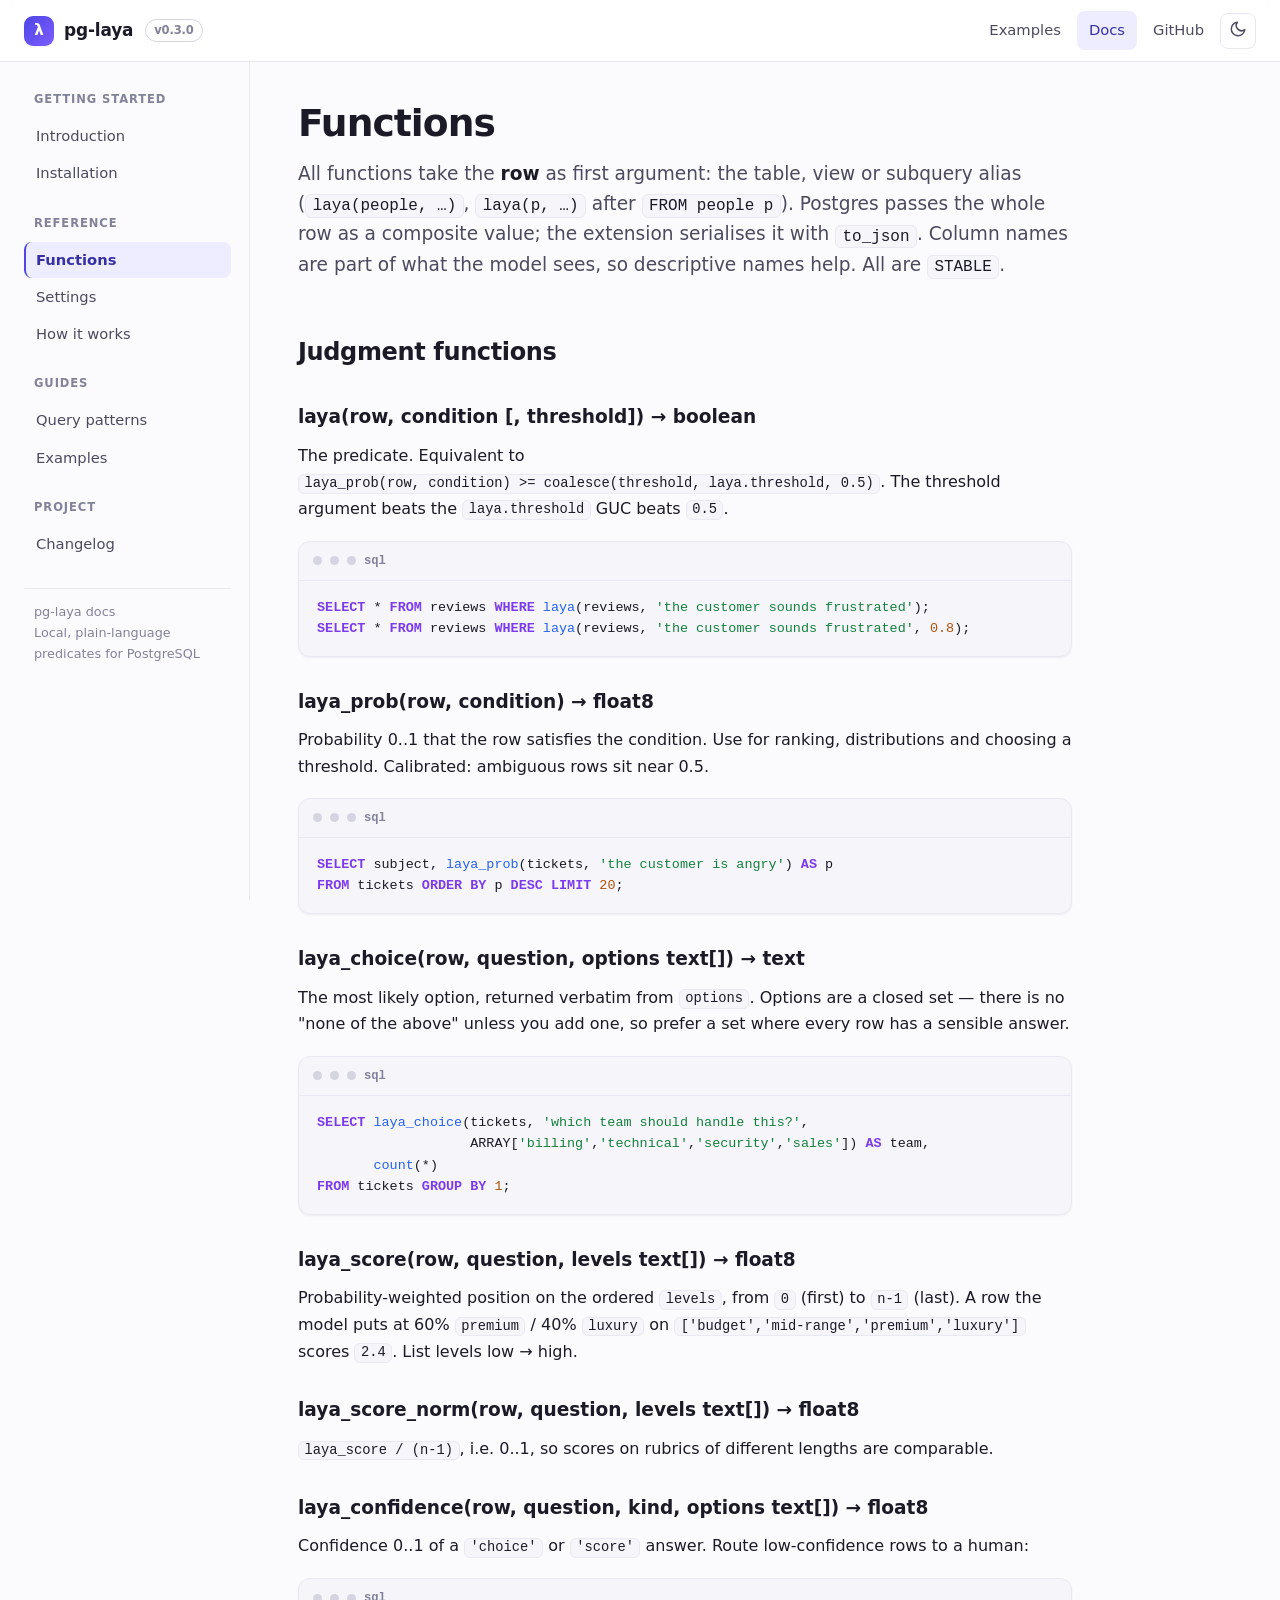
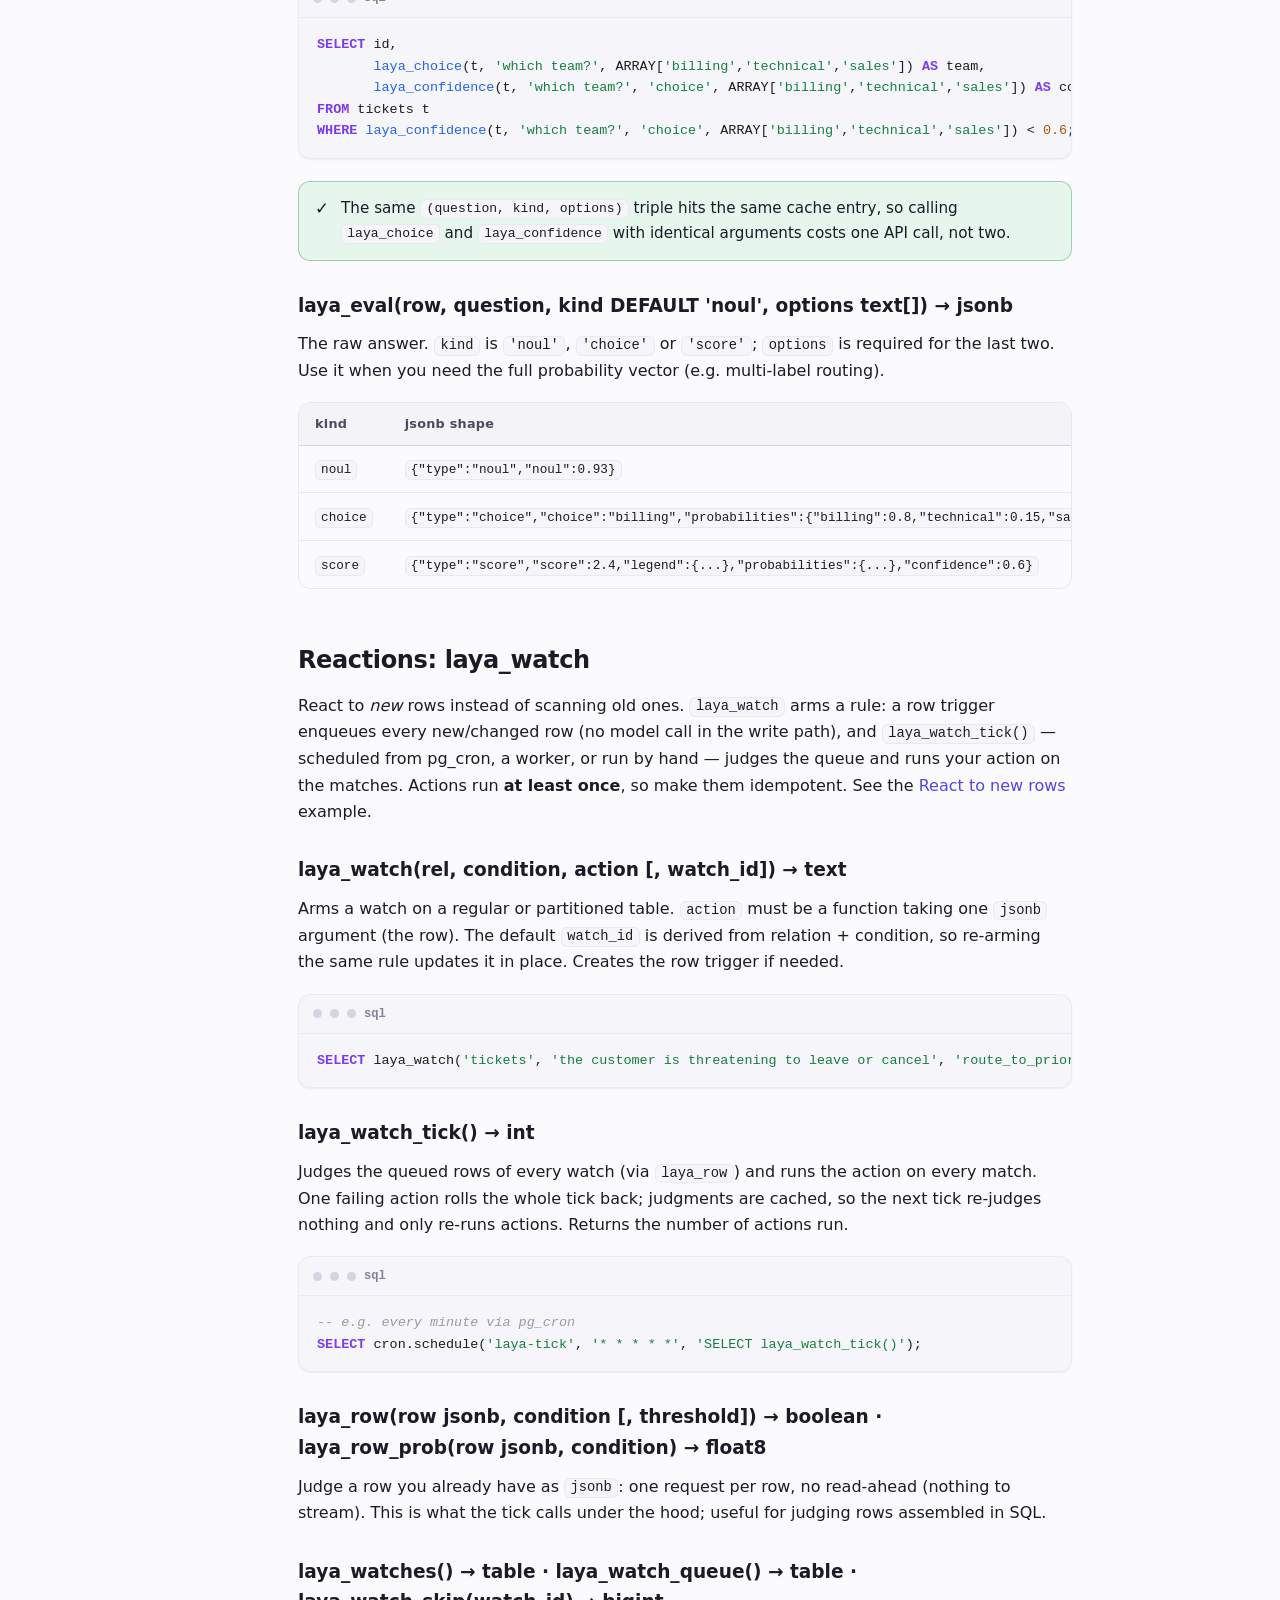
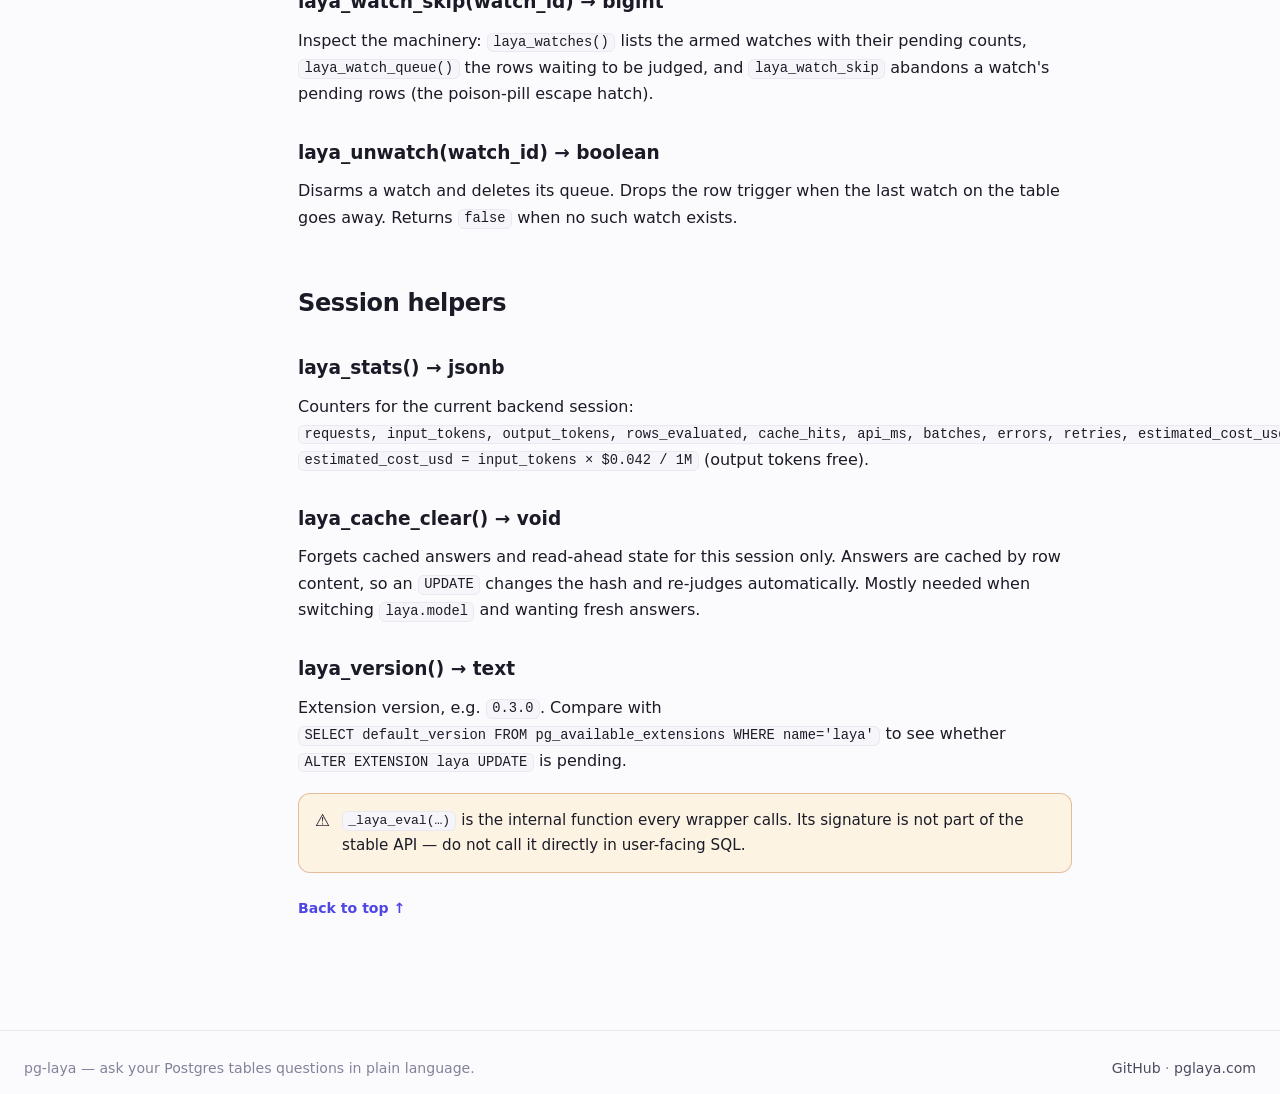
<file: s/functions.html>
<!doctype html>
<html lang="en" data-theme="light">
<head>
  <meta charset="utf-8">
  <meta name="viewport" content="width=device-width, initial-scale=1">
  <title>Functions — pg-laya</title>
  <meta name="description" content="The pg-laya SQL functions: laya, laya_prob, laya_choice, laya_score, laya_confidence, laya_eval, laya_watch and session helpers.">
  <script>(function(){try{var t=localStorage.getItem("pg-laya-theme")||(matchMedia("(prefers-color-scheme: dark)").matches?"dark":"light");document.documentElement.setAttribute("data-theme",t);}catch(e){}})();</script>
  <link rel="stylesheet" href="assets/style.css">
  <link rel="icon" href="data:image/svg+xml,%3Csvg xmlns='http://www.w3.org/2000/svg' viewBox='0 0 32 32'%3E%3Crect width='32' height='32' rx='8' fill='%234f46e5'/%3E%3Ctext x='16' y='23' font-size='20' font-family='sans-serif' font-weight='700' fill='white' text-anchor='middle'%3E%CE%BB%3C/text%3E%3C/svg%3E">
</head>
<body class="page">
  <header class="site-header">
    <button id="menu-btn" class="icon-btn menu-btn" aria-label="Toggle navigation">
      <svg viewBox="0 0 24 24" fill="none" stroke="currentColor" stroke-width="2" stroke-linecap="round"><path d="M3 6h18M3 12h18M3 18h18"/></svg>
    </button>
    <a class="brand" href="index.html">
      <span class="mark">λ</span>
      pg-laya <span class="ver">v0.3.0</span>
    </a>
    <div class="header-spacer"></div>
    <nav class="header-links">
      <a href="examples.html">Examples</a>
      <a href="functions.html">Docs</a>
      <a href="https://github.com/nyimbi/pg-laya" target="_blank" rel="noopener">GitHub</a>
      <button id="theme-toggle" class="icon-btn" aria-label="Toggle color theme"><span id="theme-icon"></span></button>
    </nav>
  </header>

  <div class="layout">
    <aside class="sidebar">
      <div class="group">
        <div class="group-label">Getting started</div>
        <nav>
          <a href="index.html">Introduction</a>
          <a href="install.html">Installation</a>
        </nav>
      </div>
      <div class="group">
        <div class="group-label">Reference</div>
        <nav>
          <a href="functions.html">Functions</a>
          <a href="settings.html">Settings</a>
          <a href="how-it-works.html">How it works</a>
        </nav>
      </div>
      <div class="group">
        <div class="group-label">Guides</div>
        <nav>
          <a href="patterns.html">Query patterns</a>
          <a href="examples.html">Examples</a>
        </nav>
      </div>
      <div class="group">
        <div class="group-label">Project</div>
        <nav>
          <a href="changelog.html">Changelog</a>
        </nav>
      </div>
      <div class="foot">pg-laya docs<br>Local, plain-language predicates for PostgreSQL</div>
    </aside>

    <main class="content">
      <div class="doc">
        <h1>Functions</h1>
        <p class="lead">All functions take the <strong>row</strong> as first argument: the table, view or subquery alias
        (<code class="inline-code">laya(people, …)</code>, <code class="inline-code">laya(p, …)</code> after
        <code class="inline-code">FROM people p</code>). Postgres passes the whole row as a composite value; the extension
        serialises it with <code class="inline-code">to_json</code>. Column names are part of what the model sees, so
        descriptive names help. All are <code class="inline-code">STABLE</code>.</p>

        <h2>Judgment functions</h2>

        <h3>laya(row, condition [, threshold]) → boolean</h3>
        <p>The predicate. Equivalent to
        <code class="inline-code">laya_prob(row, condition) &gt;= coalesce(threshold, laya.threshold, 0.5)</code>. The
        threshold argument beats the <code class="inline-code">laya.threshold</code> GUC beats <code class="inline-code">0.5</code>.</p>
        <div class="code lang-sql">
          <div class="code-bar"><span class="dot"></span><span class="dot"></span><span class="dot"></span> sql</div>
          <pre><code>SELECT * FROM reviews WHERE laya(reviews, 'the customer sounds frustrated');
SELECT * FROM reviews WHERE laya(reviews, 'the customer sounds frustrated', 0.8);</code></pre>
        </div>

        <h3>laya_prob(row, condition) → float8</h3>
        <p>Probability 0..1 that the row satisfies the condition. Use for ranking, distributions and choosing a
        threshold. Calibrated: ambiguous rows sit near 0.5.</p>
        <div class="code lang-sql">
          <div class="code-bar"><span class="dot"></span><span class="dot"></span><span class="dot"></span> sql</div>
          <pre><code>SELECT subject, laya_prob(tickets, 'the customer is angry') AS p
FROM tickets ORDER BY p DESC LIMIT 20;</code></pre>
        </div>

        <h3>laya_choice(row, question, options text[]) → text</h3>
        <p>The most likely option, returned verbatim from <code class="inline-code">options</code>. Options are a closed
        set — there is no "none of the above" unless you add one, so prefer a set where every row has a sensible answer.</p>
        <div class="code lang-sql">
          <div class="code-bar"><span class="dot"></span><span class="dot"></span><span class="dot"></span> sql</div>
          <pre><code>SELECT laya_choice(tickets, 'which team should handle this?',
                   ARRAY['billing','technical','security','sales']) AS team,
       count(*)
FROM tickets GROUP BY 1;</code></pre>
        </div>

        <h3>laya_score(row, question, levels text[]) → float8</h3>
        <p>Probability-weighted position on the ordered <code class="inline-code">levels</code>, from
        <code class="inline-code">0</code> (first) to <code class="inline-code">n-1</code> (last). A row the model puts at
        60% <code class="inline-code">premium</code> / 40% <code class="inline-code">luxury</code> on
        <code class="inline-code">['budget','mid-range','premium','luxury']</code> scores <code class="inline-code">2.4</code>.
        List levels low → high.</p>

        <h3>laya_score_norm(row, question, levels text[]) → float8</h3>
        <p><code class="inline-code">laya_score / (n-1)</code>, i.e. 0..1, so scores on rubrics of different lengths are comparable.</p>

        <h3>laya_confidence(row, question, kind, options text[]) → float8</h3>
        <p>Confidence 0..1 of a <code class="inline-code">'choice'</code> or <code class="inline-code">'score'</code>
        answer. Route low-confidence rows to a human:</p>
        <div class="code lang-sql">
          <div class="code-bar"><span class="dot"></span><span class="dot"></span><span class="dot"></span> sql</div>
          <pre><code>SELECT id,
       laya_choice(t, 'which team?', ARRAY['billing','technical','sales']) AS team,
       laya_confidence(t, 'which team?', 'choice', ARRAY['billing','technical','sales']) AS conf
FROM tickets t
WHERE laya_confidence(t, 'which team?', 'choice', ARRAY['billing','technical','sales']) &lt; 0.6;</code></pre>
        </div>
        <div class="note tip"><span class="ico">✓</span><div>
          <p>The same <code class="inline-code">(question, kind, options)</code> triple hits the same cache entry, so calling
          <code class="inline-code">laya_choice</code> and <code class="inline-code">laya_confidence</code> with identical
          arguments costs one API call, not two.</p>
        </div></div>

        <h3>laya_eval(row, question, kind DEFAULT 'noul', options text[]) → jsonb</h3>
        <p>The raw answer. <code class="inline-code">kind</code> is <code class="inline-code">'noul'</code>,
        <code class="inline-code">'choice'</code> or <code class="inline-code">'score'</code>; <code class="inline-code">options</code>
        is required for the last two. Use it when you need the full probability vector (e.g. multi-label routing).</p>
        <div class="tbl-wrap">
          <table>
            <thead><tr><th>kind</th><th>jsonb shape</th></tr></thead>
            <tbody>
              <tr><td><code class="inline-code">noul</code></td><td><code class="inline-code">{"type":"noul","noul":0.93}</code></td></tr>
              <tr><td><code class="inline-code">choice</code></td><td><code class="inline-code">{"type":"choice","choice":"billing","probabilities":{"billing":0.8,"technical":0.15,"sales":0.05},"confidence":0.8}</code></td></tr>
              <tr><td><code class="inline-code">score</code></td><td><code class="inline-code">{"type":"score","score":2.4,"legend":{...},"probabilities":{...},"confidence":0.6}</code></td></tr>
            </tbody>
          </table>
        </div>

        <h2>Reactions: laya_watch</h2>
        <p>React to <em>new</em> rows instead of scanning old ones. <code class="inline-code">laya_watch</code> arms a rule: a row
        trigger enqueues every new/changed row (no model call in the write path), and <code class="inline-code">laya_watch_tick()</code> —
        scheduled from pg_cron, a worker, or run by hand — judges the queue and runs your action on the matches.
        Actions run <strong>at least once</strong>, so make them idempotent. See the
        <a href="examples.html">React to new rows</a> example.</p>

        <h3>laya_watch(rel, condition, action [, watch_id]) → text</h3>
        <p>Arms a watch on a regular or partitioned table. <code class="inline-code">action</code> must be a
        function taking one <code class="inline-code">jsonb</code> argument (the row). The default <code class="inline-code">watch_id</code>
        is derived from relation + condition, so re-arming the same rule updates it in place. Creates the row trigger if needed.</p>
        <div class="code lang-sql"><div class="code-bar"><span class="dot"></span><span class="dot"></span><span class="dot"></span> sql</div><pre><code>SELECT laya_watch('tickets', 'the customer is threatening to leave or cancel', 'route_to_priority');</code></pre></div>

        <h3>laya_watch_tick() → int</h3>
        <p>Judges the queued rows of every watch (via <code class="inline-code">laya_row</code>) and runs the action on every match.
        One failing action rolls the whole tick back; judgments are cached, so the next tick re-judges nothing and only
        re-runs actions. Returns the number of actions run.</p>
        <div class="code lang-sql"><div class="code-bar"><span class="dot"></span><span class="dot"></span><span class="dot"></span> sql</div><pre><code>-- e.g. every minute via pg_cron
SELECT cron.schedule('laya-tick', '* * * * *', 'SELECT laya_watch_tick()');</code></pre></div>

        <h3>laya_row(row jsonb, condition [, threshold]) → boolean · laya_row_prob(row jsonb, condition) → float8</h3>
        <p>Judge a row you already have as <code class="inline-code">jsonb</code>: one request per row, no read-ahead (nothing to
        stream). This is what the tick calls under the hood; useful for judging rows assembled in SQL.</p>

        <h3>laya_watches() → table · laya_watch_queue() → table · laya_watch_skip(watch_id) → bigint</h3>
        <p>Inspect the machinery: <code class="inline-code">laya_watches()</code> lists the armed watches with their pending counts,
        <code class="inline-code">laya_watch_queue()</code> the rows waiting to be judged, and
        <code class="inline-code">laya_watch_skip</code> abandons a watch's pending rows (the poison-pill escape hatch).</p>

        <h3>laya_unwatch(watch_id) → boolean</h3>
        <p>Disarms a watch and deletes its queue. Drops the row trigger when the last watch on the table goes away.
        Returns <code class="inline-code">false</code> when no such watch exists.</p>

        <h2>Session helpers</h2>

        <h3>laya_stats() → jsonb</h3>
        <p>Counters for the current backend session: <code class="inline-code">requests, input_tokens, output_tokens,
        rows_evaluated, cache_hits, api_ms, batches, errors, retries, estimated_cost_usd, cached_answers, in_flight,
        connections</code>. <code class="inline-code">estimated_cost_usd = input_tokens × $0.042 / 1M</code> (output tokens free).</p>

        <h3>laya_cache_clear() → void</h3>
        <p>Forgets cached answers and read-ahead state for this session only. Answers are cached by row content, so an
        <code class="inline-code">UPDATE</code> changes the hash and re-judges automatically. Mostly needed when switching
        <code class="inline-code">laya.model</code> and wanting fresh answers.</p>

        <h3>laya_version() → text</h3>
        <p>Extension version, e.g. <code class="inline-code">0.3.0</code>. Compare with
        <code class="inline-code">SELECT default_version FROM pg_available_extensions WHERE name='laya'</code> to see whether
        <code class="inline-code">ALTER EXTENSION laya UPDATE</code> is pending.</p>

        <div class="note warn"><span class="ico">⚠</span><div>
          <p><code class="inline-code">_laya_eval(…)</code> is the internal function every wrapper calls. Its signature is not
          part of the stable API — do not call it directly in user-facing SQL.</p>
        </div></div>

        <p class="top-link"><a href="functions.html#top" onclick="window.scrollTo({top:0,behavior:'smooth'});return false;">Back to top ↑</a></p>
      </div>
    </main>
  </div>

  <footer class="site-footer">
    <span>pg-laya — ask your Postgres tables questions in plain language.</span>
    <span><a href="https://github.com/nyimbi/pg-laya">GitHub</a> · <a href="https://pglaya.com">pglaya.com</a></span>
  </footer>

  <script src="assets/main.js"></script>
</body>
</html>
</file>
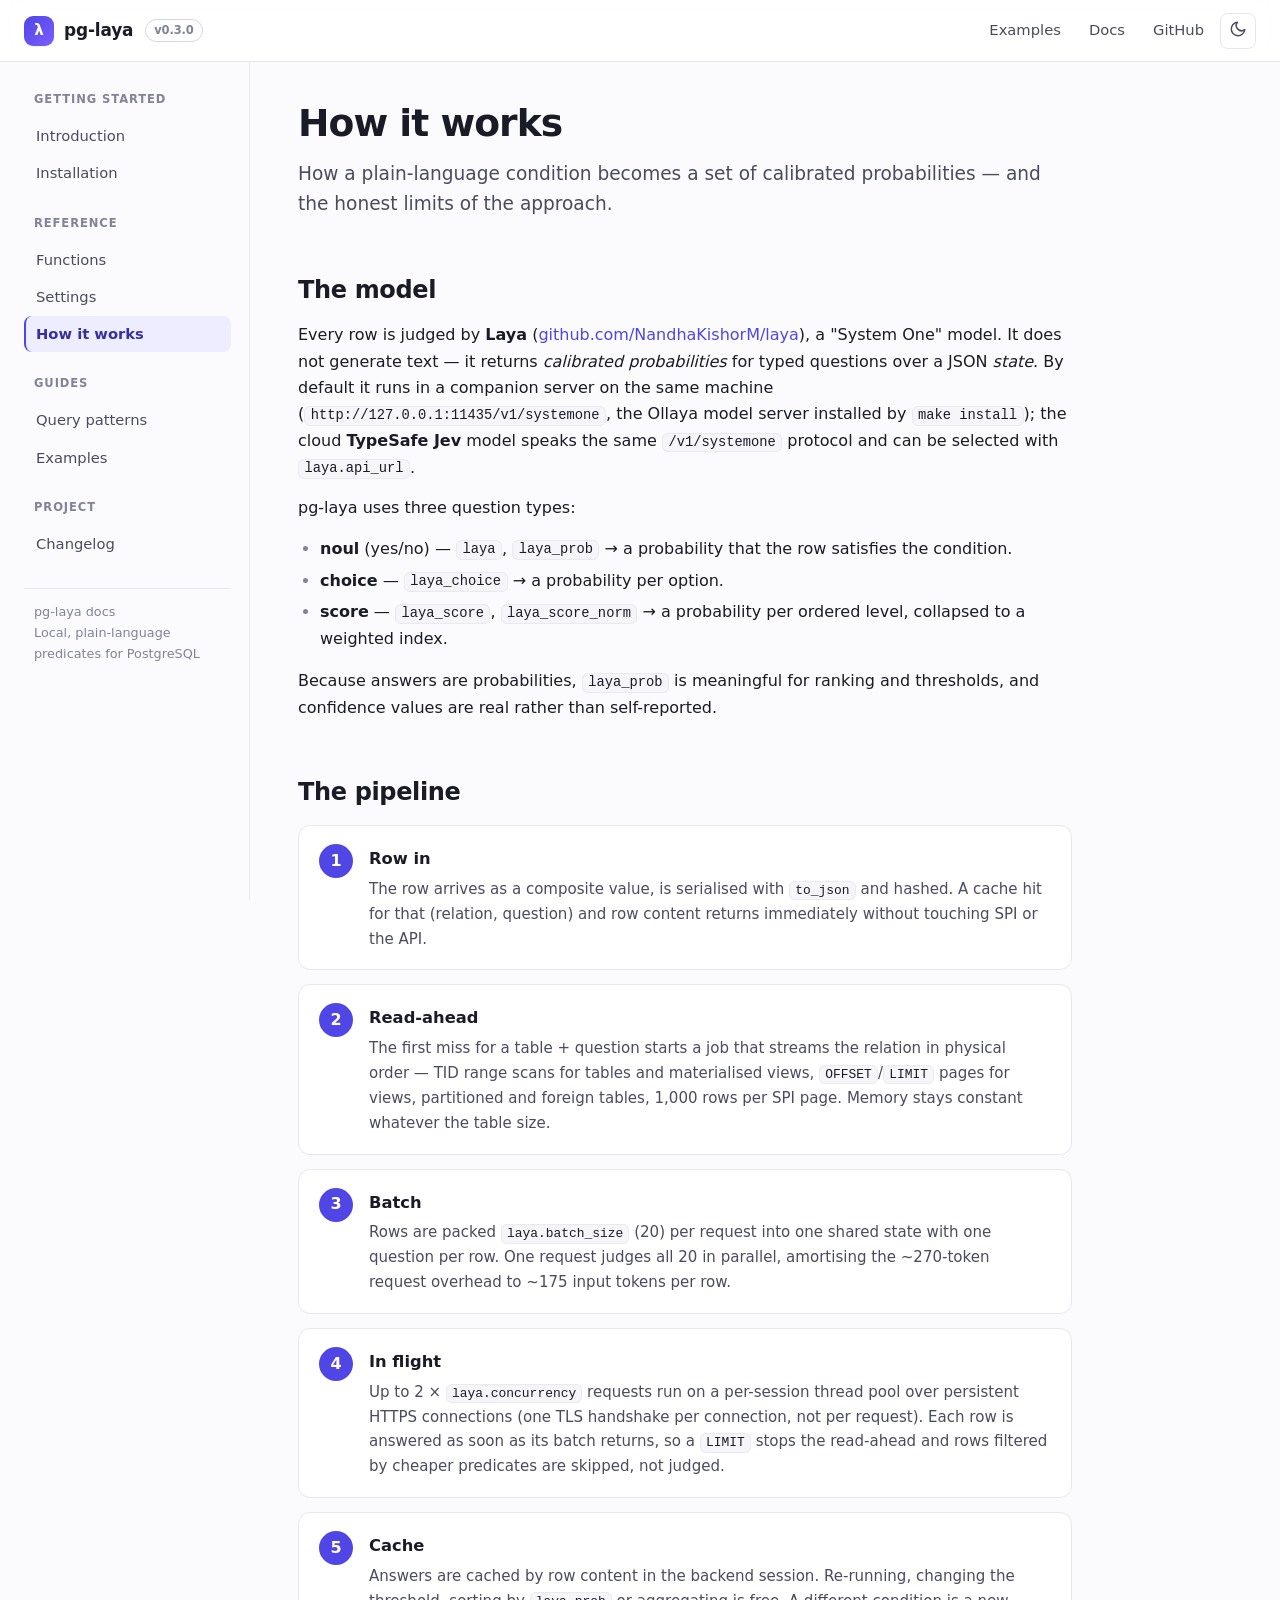
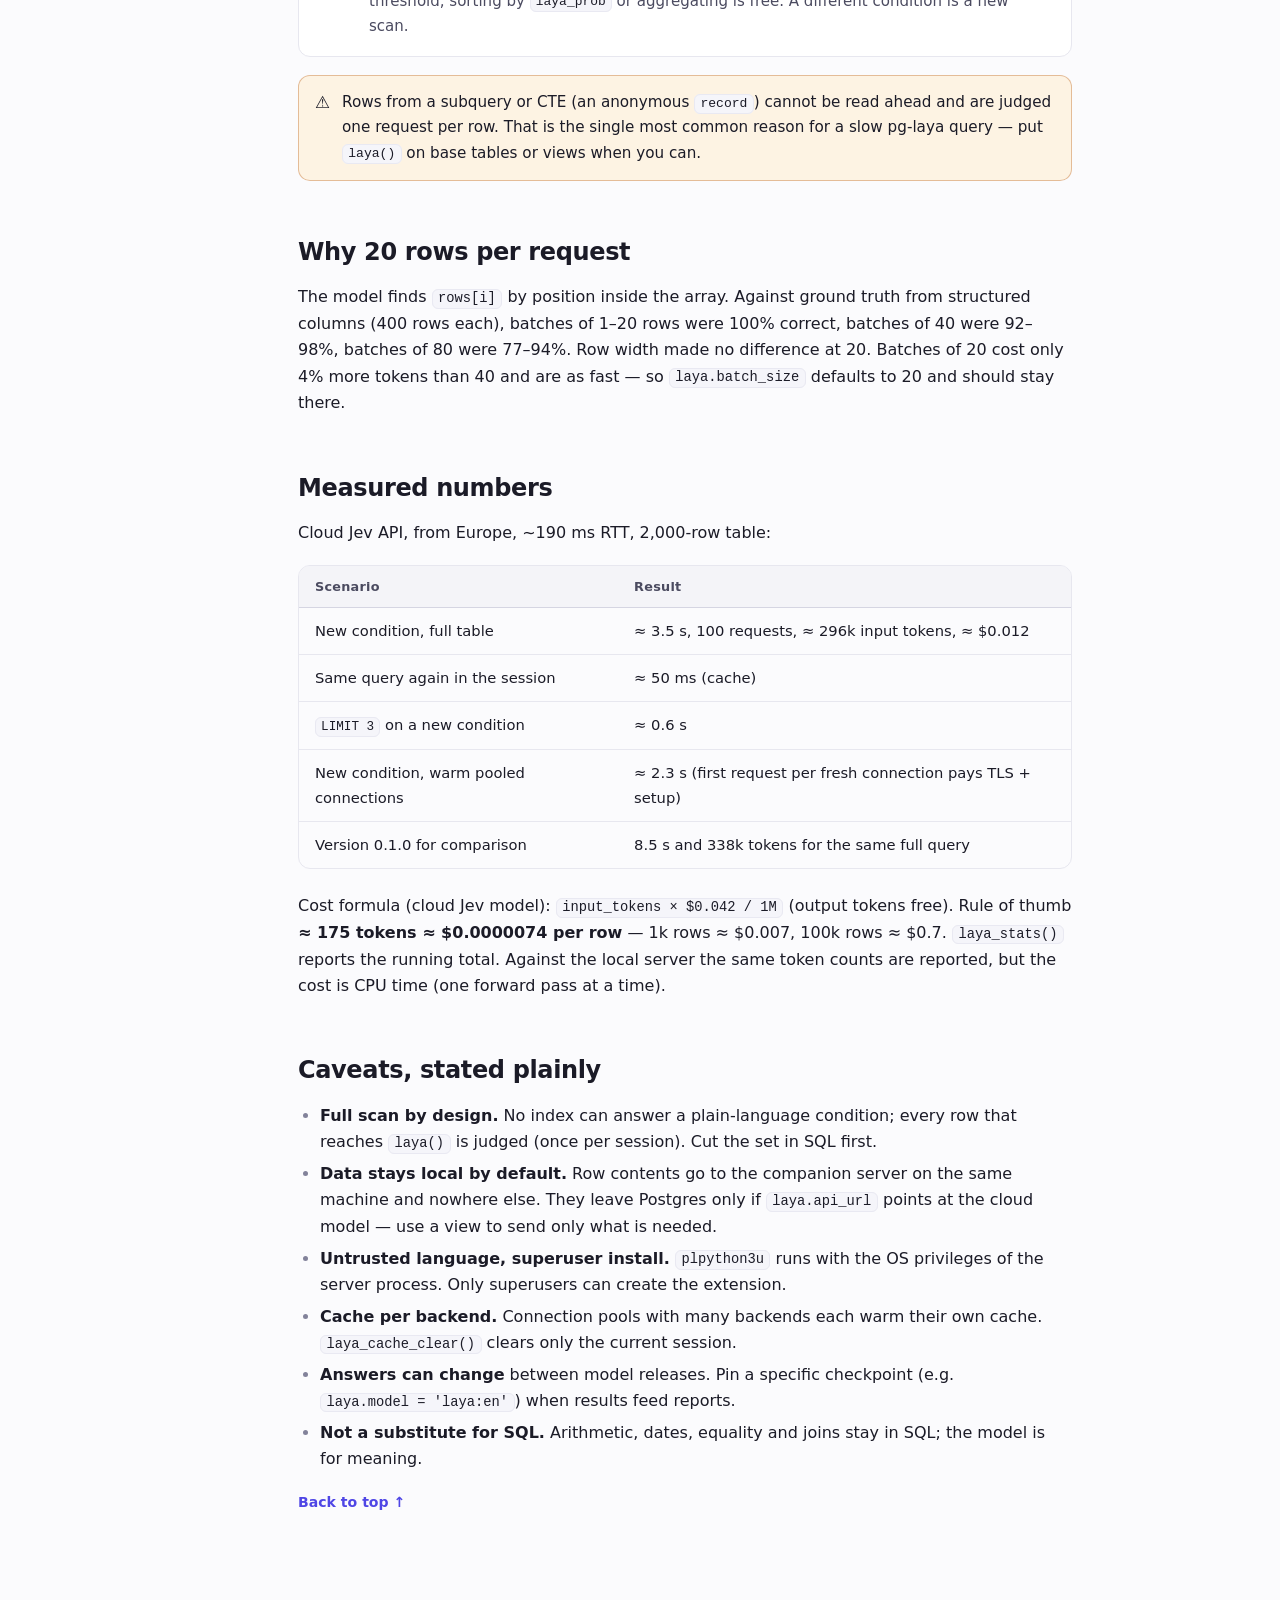
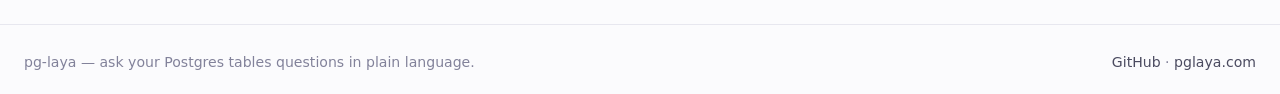
<file: s/how-it-works.html>
<!doctype html>
<html lang="en" data-theme="light">
<head>
  <meta charset="utf-8">
  <meta name="viewport" content="width=device-width, initial-scale=1">
  <title>How it works — pg-laya</title>
  <meta name="description" content="How pg-laya judges rows: the Laya model, the read-ahead pipeline, batching, caching, costs and honest caveats.">
  <script>(function(){try{var t=localStorage.getItem("pg-laya-theme")||(matchMedia("(prefers-color-scheme: dark)").matches?"dark":"light");document.documentElement.setAttribute("data-theme",t);}catch(e){}})();</script>
  <link rel="stylesheet" href="assets/style.css">
  <link rel="icon" href="data:image/svg+xml,%3Csvg xmlns='http://www.w3.org/2000/svg' viewBox='0 0 32 32'%3E%3Crect width='32' height='32' rx='8' fill='%234f46e5'/%3E%3Ctext x='16' y='23' font-size='20' font-family='sans-serif' font-weight='700' fill='white' text-anchor='middle'%3E%CE%BB%3C/text%3E%3C/svg%3E">
</head>
<body class="page">
  <header class="site-header">
    <button id="menu-btn" class="icon-btn menu-btn" aria-label="Toggle navigation">
      <svg viewBox="0 0 24 24" fill="none" stroke="currentColor" stroke-width="2" stroke-linecap="round"><path d="M3 6h18M3 12h18M3 18h18"/></svg>
    </button>
    <a class="brand" href="index.html">
      <span class="mark">λ</span>
      pg-laya <span class="ver">v0.3.0</span>
    </a>
    <div class="header-spacer"></div>
    <nav class="header-links">
      <a href="examples.html">Examples</a>
      <a href="functions.html">Docs</a>
      <a href="https://github.com/nyimbi/pg-laya" target="_blank" rel="noopener">GitHub</a>
      <button id="theme-toggle" class="icon-btn" aria-label="Toggle color theme"><span id="theme-icon"></span></button>
    </nav>
  </header>

  <div class="layout">
    <aside class="sidebar">
      <div class="group">
        <div class="group-label">Getting started</div>
        <nav>
          <a href="index.html">Introduction</a>
          <a href="install.html">Installation</a>
        </nav>
      </div>
      <div class="group">
        <div class="group-label">Reference</div>
        <nav>
          <a href="functions.html">Functions</a>
          <a href="settings.html">Settings</a>
          <a href="how-it-works.html">How it works</a>
        </nav>
      </div>
      <div class="group">
        <div class="group-label">Guides</div>
        <nav>
          <a href="patterns.html">Query patterns</a>
          <a href="examples.html">Examples</a>
        </nav>
      </div>
      <div class="group">
        <div class="group-label">Project</div>
        <nav>
          <a href="changelog.html">Changelog</a>
        </nav>
      </div>
      <div class="foot">pg-laya docs<br>Local, plain-language predicates for PostgreSQL</div>
    </aside>

    <main class="content">
      <div class="doc">
        <h1>How it works</h1>
        <p class="lead">How a plain-language condition becomes a set of calibrated probabilities — and the honest
        limits of the approach.</p>

        <h2>The model</h2>
        <p>Every row is judged by <strong>Laya</strong>
        (<a href="https://github.com/NandhaKishorM/laya" target="_blank" rel="noopener">github.com/NandhaKishorM/laya</a>),
        a "System One" model. It does not generate text — it returns <em>calibrated probabilities</em> for typed
        questions over a JSON <em>state</em>. By default it runs in a companion server on the same machine
        (<code class="inline-code">http://127.0.0.1:11435/v1/systemone</code>, the Ollaya model server installed by
        <code class="inline-code">make install</code>); the cloud <strong>TypeSafe Jev</strong> model speaks the same
        <code class="inline-code">/v1/systemone</code> protocol and can be selected with <code class="inline-code">laya.api_url</code>.</p>
        <p>pg-laya uses three question types:</p>
        <ul>
          <li><strong>noul</strong> (yes/no) — <code class="inline-code">laya</code>, <code class="inline-code">laya_prob</code> → a probability that the row satisfies the condition.</li>
          <li><strong>choice</strong> — <code class="inline-code">laya_choice</code> → a probability per option.</li>
          <li><strong>score</strong> — <code class="inline-code">laya_score</code>, <code class="inline-code">laya_score_norm</code> → a probability per ordered level, collapsed to a weighted index.</li>
        </ul>
        <p>Because answers are probabilities, <code class="inline-code">laya_prob</code> is meaningful for ranking and
        thresholds, and confidence values are real rather than self-reported.</p>

        <h2>The pipeline</h2>
        <div class="steps">
          <div class="step"><div class="n"></div><div><h3>Row in</h3><p>The row arrives as a composite value, is serialised with <code class="inline-code">to_json</code> and hashed. A cache hit for that (relation, question) and row content returns immediately without touching SPI or the API.</p></div></div>
          <div class="step"><div class="n"></div><div><h3>Read-ahead</h3><p>The first miss for a table + question starts a job that streams the relation in physical order — TID range scans for tables and materialised views, <code class="inline-code">OFFSET</code>/<code class="inline-code">LIMIT</code> pages for views, partitioned and foreign tables, 1,000 rows per SPI page. Memory stays constant whatever the table size.</p></div></div>
          <div class="step"><div class="n"></div><div><h3>Batch</h3><p>Rows are packed <code class="inline-code">laya.batch_size</code> (20) per request into one shared state with one question per row. One request judges all 20 in parallel, amortising the ~270-token request overhead to ~175 input tokens per row.</p></div></div>
          <div class="step"><div class="n"></div><div><h3>In flight</h3><p>Up to 2 × <code class="inline-code">laya.concurrency</code> requests run on a per-session thread pool over persistent HTTPS connections (one TLS handshake per connection, not per request). Each row is answered as soon as its batch returns, so a <code class="inline-code">LIMIT</code> stops the read-ahead and rows filtered by cheaper predicates are skipped, not judged.</p></div></div>
          <div class="step"><div class="n"></div><div><h3>Cache</h3><p>Answers are cached by row content in the backend session. Re-running, changing the threshold, sorting by <code class="inline-code">laya_prob</code> or aggregating is free. A different condition is a new scan.</p></div></div>
        </div>
        <div class="note warn"><span class="ico">⚠</span><div>
          <p>Rows from a subquery or CTE (an anonymous <code class="inline-code">record</code>) cannot be read ahead and are
          judged one request per row. That is the single most common reason for a slow pg-laya query — put
          <code class="inline-code">laya()</code> on base tables or views when you can.</p>
        </div></div>

        <h2>Why 20 rows per request</h2>
        <p>The model finds <code class="inline-code">rows[i]</code> by position inside the array. Against ground truth
        from structured columns (400 rows each), batches of 1–20 rows were 100% correct, batches of 40 were 92–98%,
        batches of 80 were 77–94%. Row width made no difference at 20. Batches of 20 cost only 4% more tokens than 40
        and are as fast — so <code class="inline-code">laya.batch_size</code> defaults to 20 and should stay there.</p>

        <h2>Measured numbers</h2>
        <p>Cloud Jev API, from Europe, ~190 ms RTT, 2,000-row table:</p>
        <div class="tbl-wrap">
          <table>
            <thead><tr><th>Scenario</th><th>Result</th></tr></thead>
            <tbody>
              <tr><td>New condition, full table</td><td>≈ 3.5 s, 100 requests, ≈ 296k input tokens, ≈ $0.012</td></tr>
              <tr><td>Same query again in the session</td><td>≈ 50 ms (cache)</td></tr>
              <tr><td><code class="inline-code">LIMIT 3</code> on a new condition</td><td>≈ 0.6 s</td></tr>
              <tr><td>New condition, warm pooled connections</td><td>≈ 2.3 s (first request per fresh connection pays TLS + setup)</td></tr>
              <tr><td>Version 0.1.0 for comparison</td><td>8.5 s and 338k tokens for the same full query</td></tr>
            </tbody>
          </table>
        </div>
        <p>Cost formula (cloud Jev model): <code class="inline-code">input_tokens × $0.042 / 1M</code> (output tokens
        free). Rule of thumb <strong>≈ 175 tokens ≈ $0.0000074 per row</strong> — 1k rows ≈ $0.007, 100k rows ≈ $0.7.
        <code class="inline-code">laya_stats()</code> reports the running total. Against the local server the same token
        counts are reported, but the cost is CPU time (one forward pass at a time).</p>

        <h2>Caveats, stated plainly</h2>
        <ul>
          <li><strong>Full scan by design.</strong> No index can answer a plain-language condition; every row that reaches <code class="inline-code">laya()</code> is judged (once per session). Cut the set in SQL first.</li>
          <li><strong>Data stays local by default.</strong> Row contents go to the companion server on the same machine and nowhere else. They leave Postgres only if <code class="inline-code">laya.api_url</code> points at the cloud model — use a view to send only what is needed.</li>
          <li><strong>Untrusted language, superuser install.</strong> <code class="inline-code">plpython3u</code> runs with the OS privileges of the server process. Only superusers can create the extension.</li>
          <li><strong>Cache per backend.</strong> Connection pools with many backends each warm their own cache. <code class="inline-code">laya_cache_clear()</code> clears only the current session.</li>
          <li><strong>Answers can change</strong> between model releases. Pin a specific checkpoint (e.g. <code class="inline-code">laya.model = 'laya:en'</code>) when results feed reports.</li>
          <li><strong>Not a substitute for SQL.</strong> Arithmetic, dates, equality and joins stay in SQL; the model is for meaning.</li>
        </ul>

        <p class="top-link"><a href="how-it-works.html#top" onclick="window.scrollTo({top:0,behavior:'smooth'});return false;">Back to top ↑</a></p>
      </div>
    </main>
  </div>

  <footer class="site-footer">
    <span>pg-laya — ask your Postgres tables questions in plain language.</span>
    <span><a href="https://github.com/nyimbi/pg-laya">GitHub</a> · <a href="https://pglaya.com">pglaya.com</a></span>
  </footer>

  <script src="assets/main.js"></script>
</body>
</html>
</file>
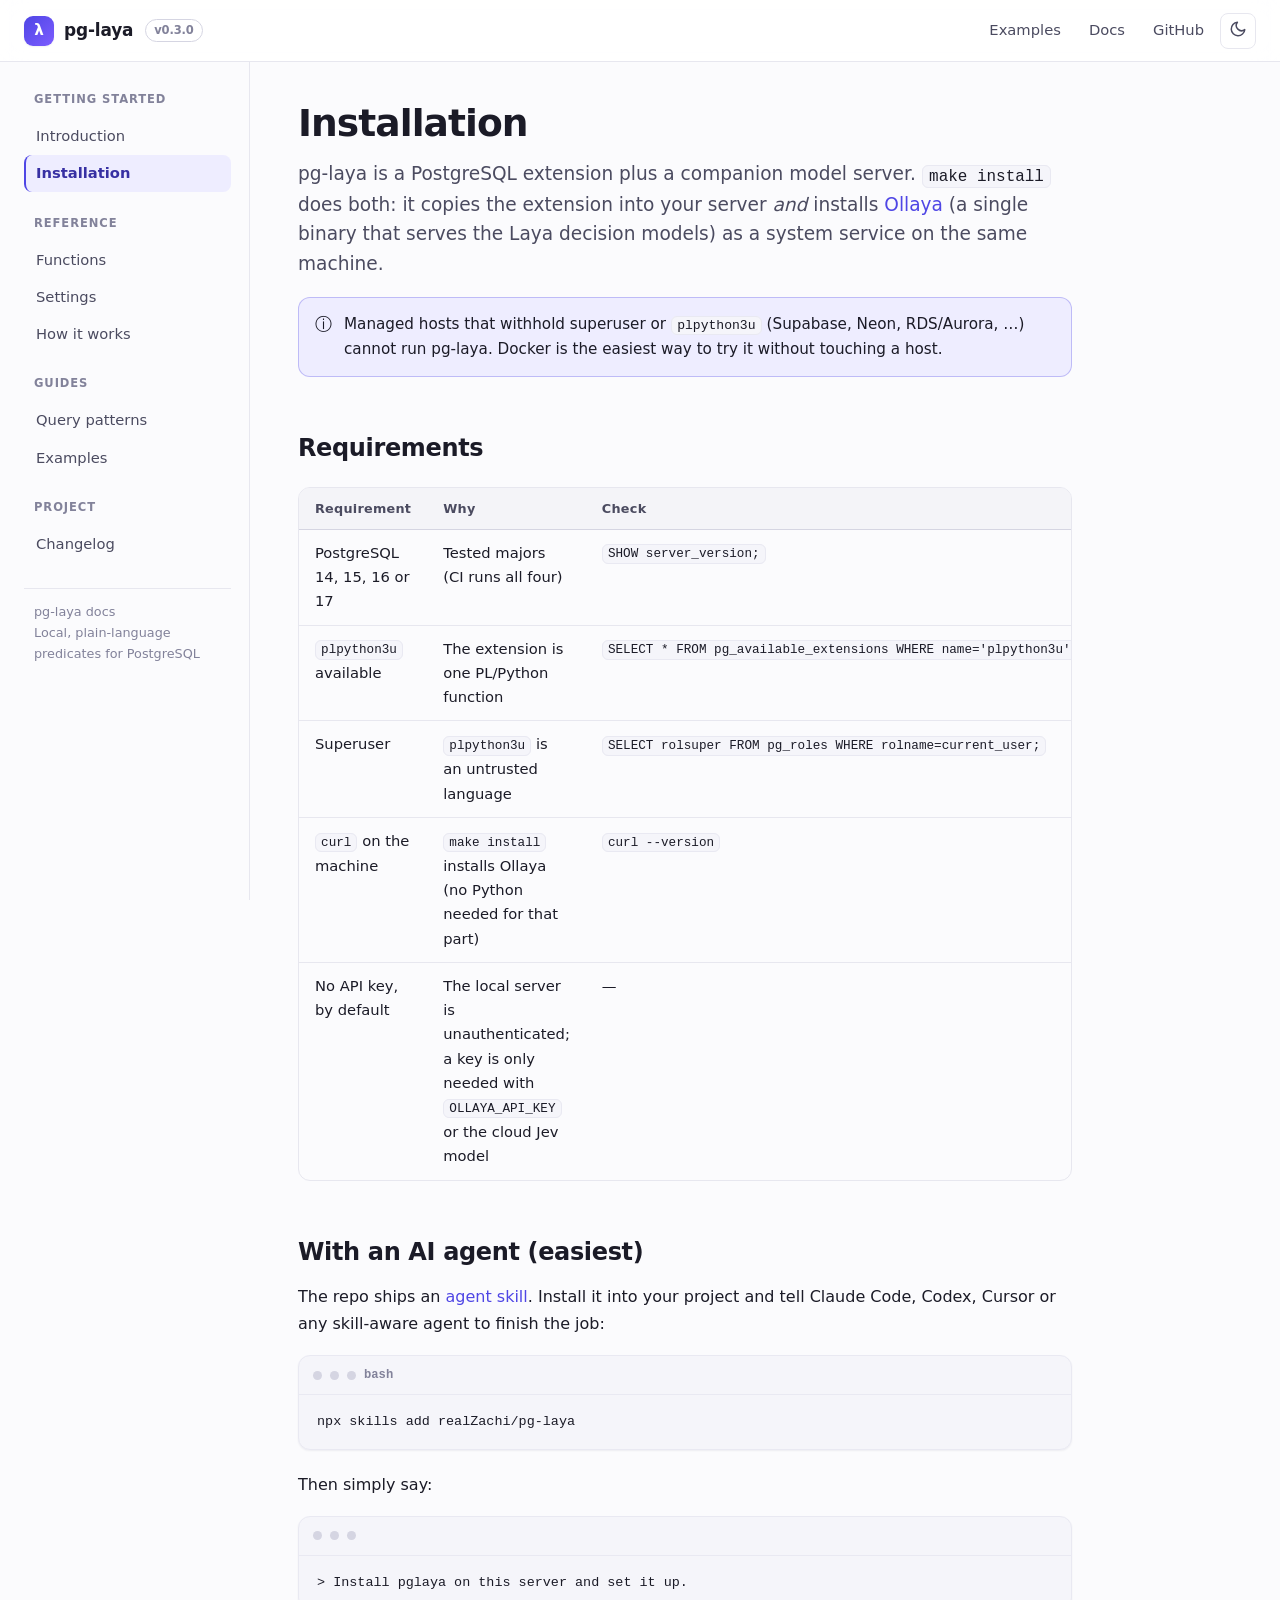
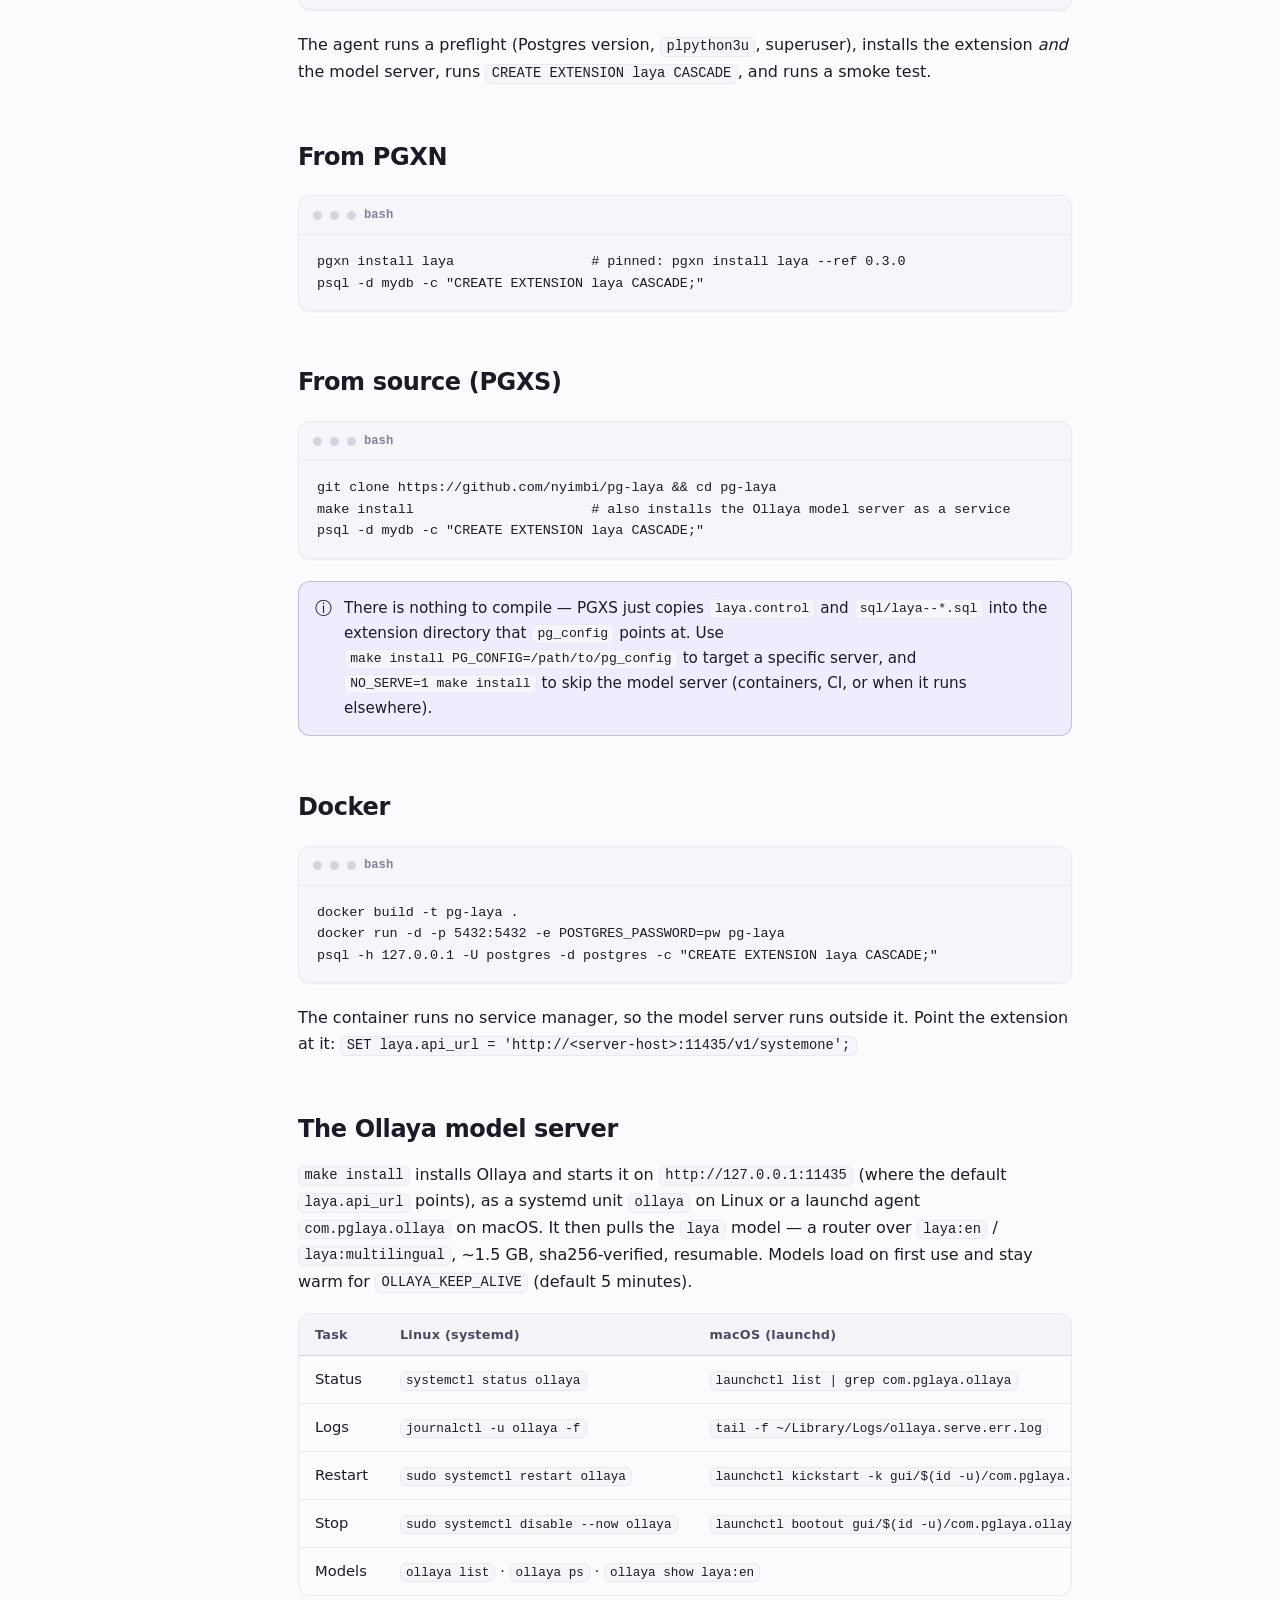
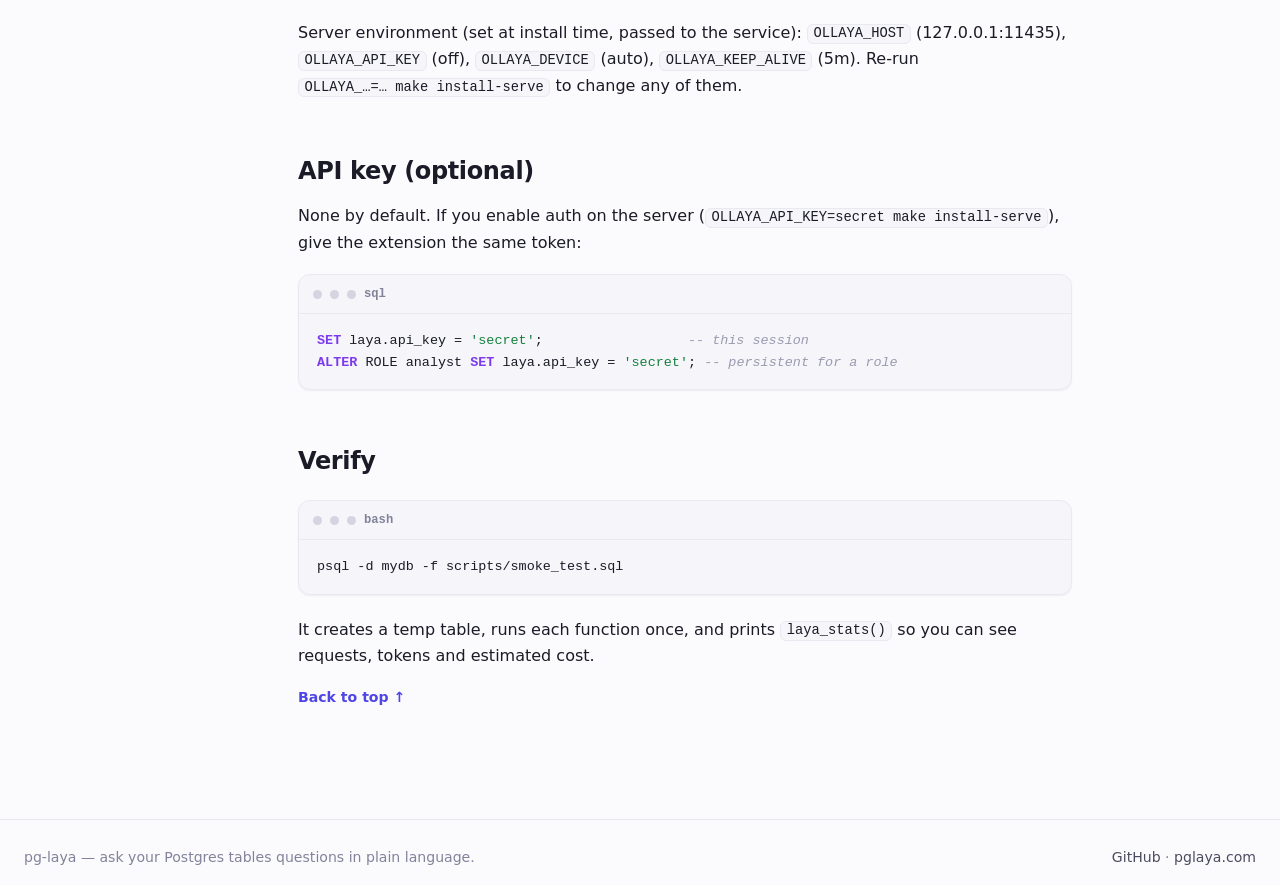
<file: s/install.html>
<!doctype html>
<html lang="en" data-theme="light">
<head>
  <meta charset="utf-8">
  <meta name="viewport" content="width=device-width, initial-scale=1">
  <title>Installation — pg-laya</title>
  <meta name="description" content="Install the pg-laya PostgreSQL extension and its local Ollaya model server.">
  <script>(function(){try{var t=localStorage.getItem("pg-laya-theme")||(matchMedia("(prefers-color-scheme: dark)").matches?"dark":"light");document.documentElement.setAttribute("data-theme",t);}catch(e){}})();</script>
  <link rel="stylesheet" href="assets/style.css">
  <link rel="icon" href="data:image/svg+xml,%3Csvg xmlns='http://www.w3.org/2000/svg' viewBox='0 0 32 32'%3E%3Crect width='32' height='32' rx='8' fill='%234f46e5'/%3E%3Ctext x='16' y='23' font-size='20' font-family='sans-serif' font-weight='700' fill='white' text-anchor='middle'%3E%CE%BB%3C/text%3E%3C/svg%3E">
</head>
<body class="page">
  <header class="site-header">
    <button id="menu-btn" class="icon-btn menu-btn" aria-label="Toggle navigation">
      <svg viewBox="0 0 24 24" fill="none" stroke="currentColor" stroke-width="2" stroke-linecap="round"><path d="M3 6h18M3 12h18M3 18h18"/></svg>
    </button>
    <a class="brand" href="index.html">
      <span class="mark">λ</span>
      pg-laya <span class="ver">v0.3.0</span>
    </a>
    <div class="header-spacer"></div>
    <nav class="header-links">
      <a href="examples.html">Examples</a>
      <a href="functions.html">Docs</a>
      <a href="https://github.com/nyimbi/pg-laya" target="_blank" rel="noopener">GitHub</a>
      <button id="theme-toggle" class="icon-btn" aria-label="Toggle color theme"><span id="theme-icon"></span></button>
    </nav>
  </header>

  <div class="layout">
    <aside class="sidebar">
      <div class="group">
        <div class="group-label">Getting started</div>
        <nav>
          <a href="index.html">Introduction</a>
          <a href="install.html">Installation</a>
        </nav>
      </div>
      <div class="group">
        <div class="group-label">Reference</div>
        <nav>
          <a href="functions.html">Functions</a>
          <a href="settings.html">Settings</a>
          <a href="how-it-works.html">How it works</a>
        </nav>
      </div>
      <div class="group">
        <div class="group-label">Guides</div>
        <nav>
          <a href="patterns.html">Query patterns</a>
          <a href="examples.html">Examples</a>
        </nav>
      </div>
      <div class="group">
        <div class="group-label">Project</div>
        <nav>
          <a href="changelog.html">Changelog</a>
        </nav>
      </div>
      <div class="foot">pg-laya docs<br>Local, plain-language predicates for PostgreSQL</div>
    </aside>

    <main class="content">
      <div class="doc">
        <h1>Installation</h1>
        <p class="lead">pg-laya is a PostgreSQL extension plus a companion model server. <code class="inline-code">make install</code>
        does both: it copies the extension into your server <em>and</em> installs <a href="https://ollaya.dev" target="_blank" rel="noopener">Ollaya</a>
        (a single binary that serves the Laya decision models) as a system service on the same machine.</p>

        <div class="note info"><span class="ico">ⓘ</span><div>
          <p>Managed hosts that withhold superuser or <code class="inline-code">plpython3u</code>
          (Supabase, Neon, RDS/Aurora, …) cannot run pg-laya. Docker is the easiest way to try it without touching a host.</p>
        </div></div>

        <h2>Requirements</h2>
        <div class="tbl-wrap">
          <table>
            <thead><tr><th>Requirement</th><th>Why</th><th>Check</th></tr></thead>
            <tbody>
              <tr><td>PostgreSQL 14, 15, 16 or 17</td><td>Tested majors (CI runs all four)</td><td><code class="inline-code">SHOW server_version;</code></td></tr>
              <tr><td><code class="inline-code">plpython3u</code> available</td><td>The extension is one PL/Python function</td><td><code class="inline-code">SELECT * FROM pg_available_extensions WHERE name='plpython3u';</code></td></tr>
              <tr><td>Superuser</td><td><code class="inline-code">plpython3u</code> is an untrusted language</td><td><code class="inline-code">SELECT rolsuper FROM pg_roles WHERE rolname=current_user;</code></td></tr>
              <tr><td><code class="inline-code">curl</code> on the machine</td><td><code class="inline-code">make install</code> installs Ollaya (no Python needed for that part)</td><td><code class="inline-code">curl --version</code></td></tr>
              <tr><td>No API key, by default</td><td>The local server is unauthenticated; a key is only needed with <code class="inline-code">OLLAYA_API_KEY</code> or the cloud Jev model</td><td>—</td></tr>
            </tbody>
          </table>
        </div>

        <h2>With an AI agent (easiest)</h2>
        <p>The repo ships an <a href="https://skills.sh" target="_blank" rel="noopener">agent skill</a>. Install it into your
        project and tell Claude Code, Codex, Cursor or any skill-aware agent to finish the job:</p>
        <div class="code">
          <div class="code-bar"><span class="dot"></span><span class="dot"></span><span class="dot"></span> bash</div>
          <pre><code>npx skills add realZachi/pg-laya</code></pre>
        </div>
        <p>Then simply say:</p>
        <div class="code">
          <div class="code-bar"><span class="dot"></span><span class="dot"></span><span class="dot"></span></div>
          <pre><code>&gt; Install pglaya on this server and set it up.</code></pre>
        </div>
        <p>The agent runs a preflight (Postgres version, <code class="inline-code">plpython3u</code>, superuser), installs the
        extension <em>and</em> the model server, runs <code class="inline-code">CREATE EXTENSION laya CASCADE</code>, and runs a smoke test.</p>

        <h2>From PGXN</h2>
        <div class="code">
          <div class="code-bar"><span class="dot"></span><span class="dot"></span><span class="dot"></span> bash</div>
          <pre><code>pgxn install laya                 # pinned: pgxn install laya --ref 0.3.0
psql -d mydb -c "CREATE EXTENSION laya CASCADE;"</code></pre>
        </div>

        <h2>From source (PGXS)</h2>
        <div class="code">
          <div class="code-bar"><span class="dot"></span><span class="dot"></span><span class="dot"></span> bash</div>
          <pre><code>git clone https://github.com/nyimbi/pg-laya && cd pg-laya
make install                      # also installs the Ollaya model server as a service
psql -d mydb -c "CREATE EXTENSION laya CASCADE;"</code></pre>
        </div>
        <div class="note info"><span class="ico">ⓘ</span><div>
          <p>There is nothing to compile — PGXS just copies <code class="inline-code">laya.control</code> and
          <code class="inline-code">sql/laya--*.sql</code> into the extension directory that <code class="inline-code">pg_config</code>
          points at. Use <code class="inline-code">make install PG_CONFIG=/path/to/pg_config</code> to target a specific server, and
          <code class="inline-code">NO_SERVE=1 make install</code> to skip the model server (containers, CI, or when it runs elsewhere).</p>
        </div></div>

        <h2>Docker</h2>
        <div class="code">
          <div class="code-bar"><span class="dot"></span><span class="dot"></span><span class="dot"></span> bash</div>
          <pre><code>docker build -t pg-laya .
docker run -d -p 5432:5432 -e POSTGRES_PASSWORD=pw pg-laya
psql -h 127.0.0.1 -U postgres -d postgres -c "CREATE EXTENSION laya CASCADE;"</code></pre>
        </div>
        <p>The container runs no service manager, so the model server runs outside it. Point the extension at it:
        <code class="inline-code">SET laya.api_url = 'http://&lt;server-host&gt;:11435/v1/systemone';</code></p>

        <h2>The Ollaya model server</h2>
        <p><code class="inline-code">make install</code> installs Ollaya and starts it on
        <code class="inline-code">http://127.0.0.1:11435</code> (where the default <code class="inline-code">laya.api_url</code>
        points), as a systemd unit <code class="inline-code">ollaya</code> on Linux or a launchd agent
        <code class="inline-code">com.pglaya.ollaya</code> on macOS. It then pulls the <code class="inline-code">laya</code>
        model — a router over <code class="inline-code">laya:en</code> / <code class="inline-code">laya:multilingual</code>,
        ~1.5 GB, sha256-verified, resumable. Models load on first use and stay warm for
        <code class="inline-code">OLLAYA_KEEP_ALIVE</code> (default 5 minutes).</p>

        <div class="tbl-wrap">
          <table>
            <thead><tr><th>Task</th><th>Linux (systemd)</th><th>macOS (launchd)</th></tr></thead>
            <tbody>
              <tr><td>Status</td><td><code class="inline-code">systemctl status ollaya</code></td><td><code class="inline-code">launchctl list | grep com.pglaya.ollaya</code></td></tr>
              <tr><td>Logs</td><td><code class="inline-code">journalctl -u ollaya -f</code></td><td><code class="inline-code">tail -f ~/Library/Logs/ollaya.serve.err.log</code></td></tr>
              <tr><td>Restart</td><td><code class="inline-code">sudo systemctl restart ollaya</code></td><td><code class="inline-code">launchctl kickstart -k gui/$(id -u)/com.pglaya.ollaya</code></td></tr>
              <tr><td>Stop</td><td><code class="inline-code">sudo systemctl disable --now ollaya</code></td><td><code class="inline-code">launchctl bootout gui/$(id -u)/com.pglaya.ollaya</code></td></tr>
              <tr><td>Models</td><td colspan="2"><code class="inline-code">ollaya list</code> · <code class="inline-code">ollaya ps</code> · <code class="inline-code">ollaya show laya:en</code></td></tr>
            </tbody>
          </table>
        </div>

        <p>Server environment (set at install time, passed to the service): <code class="inline-code">OLLAYA_HOST</code>
        (127.0.0.1:11435), <code class="inline-code">OLLAYA_API_KEY</code> (off), <code class="inline-code">OLLAYA_DEVICE</code>
        (auto), <code class="inline-code">OLLAYA_KEEP_ALIVE</code> (5m). Re-run <code class="inline-code">OLLAYA_…=… make install-serve</code>
        to change any of them.</p>

        <h2>API key (optional)</h2>
        <p>None by default. If you enable auth on the server (<code class="inline-code">OLLAYA_API_KEY=secret make install-serve</code>),
        give the extension the same token:</p>
        <div class="code lang-sql">
          <div class="code-bar"><span class="dot"></span><span class="dot"></span><span class="dot"></span> sql</div>
          <pre><code>SET laya.api_key = 'secret';                  -- this session
ALTER ROLE analyst SET laya.api_key = 'secret'; -- persistent for a role</code></pre>
        </div>

        <h2>Verify</h2>
        <div class="code">
          <div class="code-bar"><span class="dot"></span><span class="dot"></span><span class="dot"></span> bash</div>
          <pre><code>psql -d mydb -f scripts/smoke_test.sql</code></pre>
        </div>
        <p>It creates a temp table, runs each function once, and prints <code class="inline-code">laya_stats()</code> so you can
        see requests, tokens and estimated cost.</p>

        <p class="top-link"><a href="install.html#top" onclick="window.scrollTo({top:0,behavior:'smooth'});return false;">Back to top ↑</a></p>
      </div>
    </main>
  </div>

  <footer class="site-footer">
    <span>pg-laya — ask your Postgres tables questions in plain language.</span>
    <span><a href="https://github.com/nyimbi/pg-laya">GitHub</a> · <a href="https://pglaya.com">pglaya.com</a></span>
  </footer>

  <script src="assets/main.js"></script>
</body>
</html>
</file>
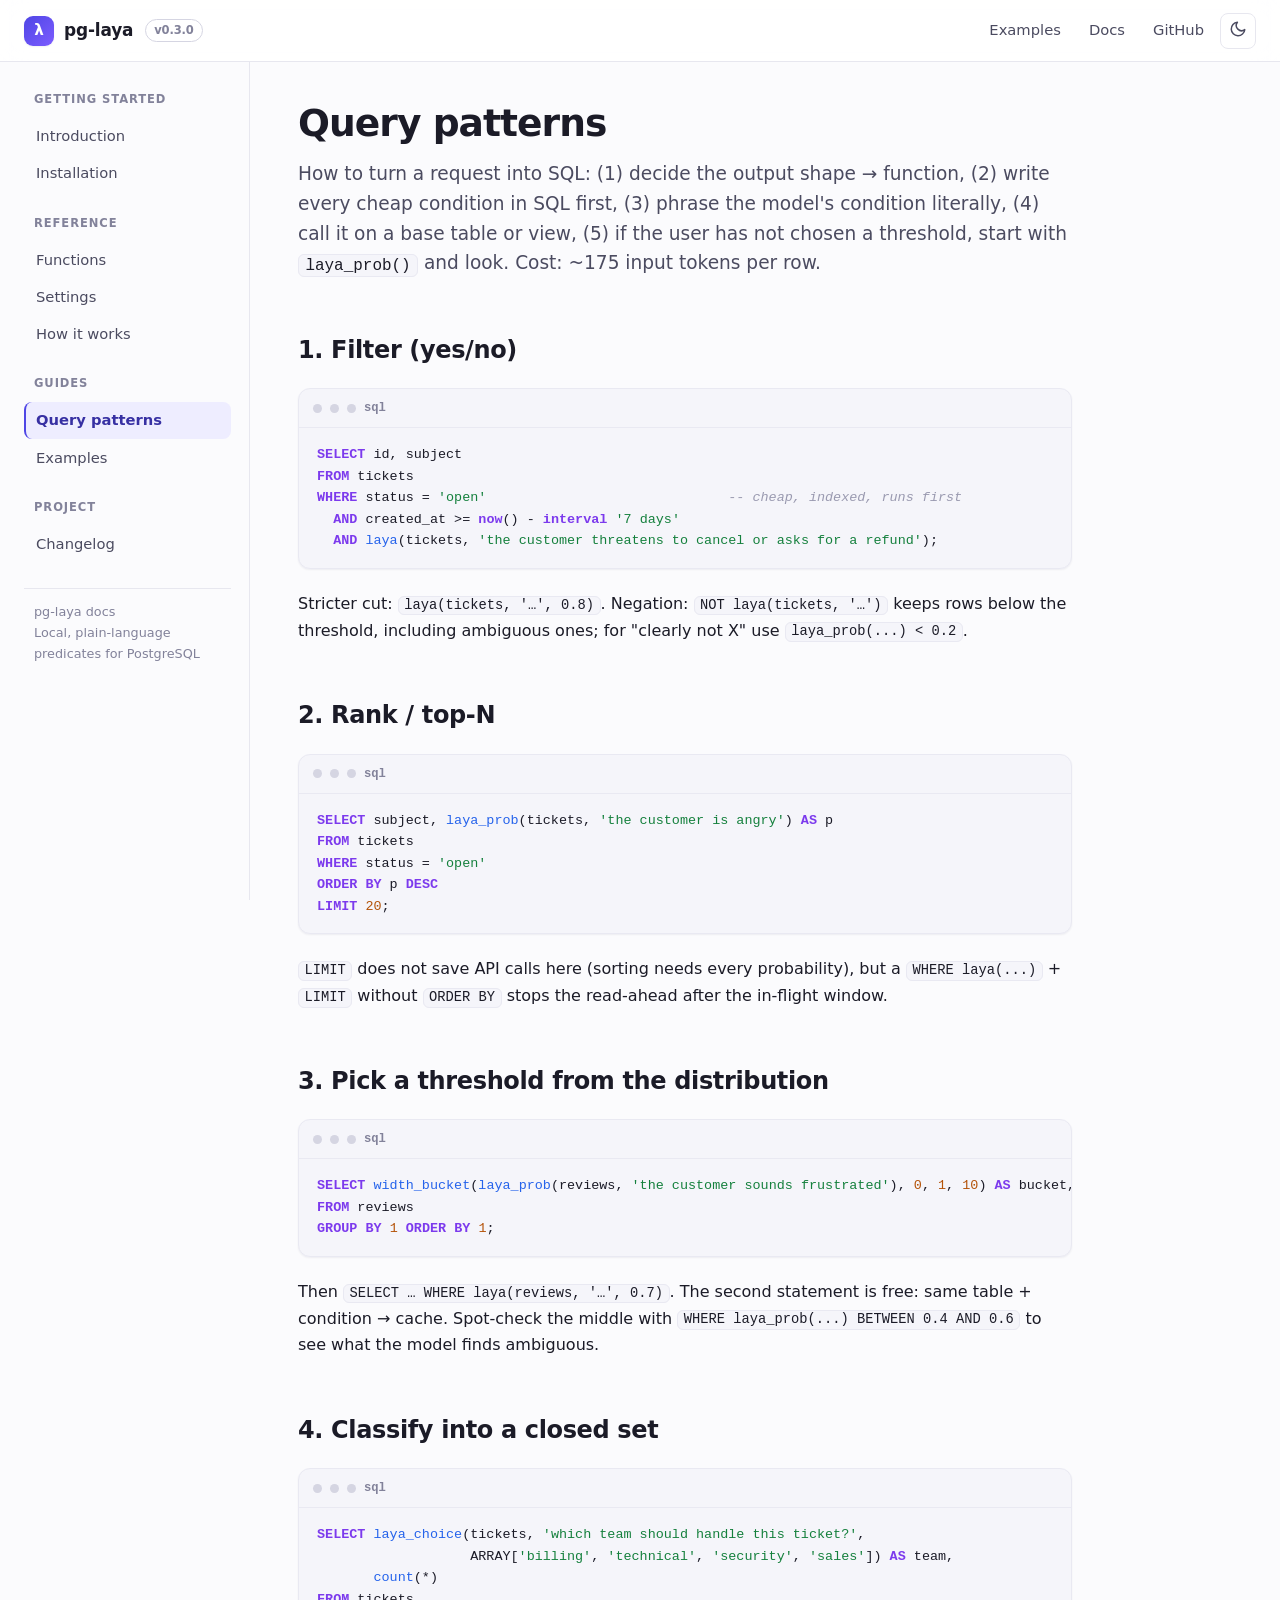
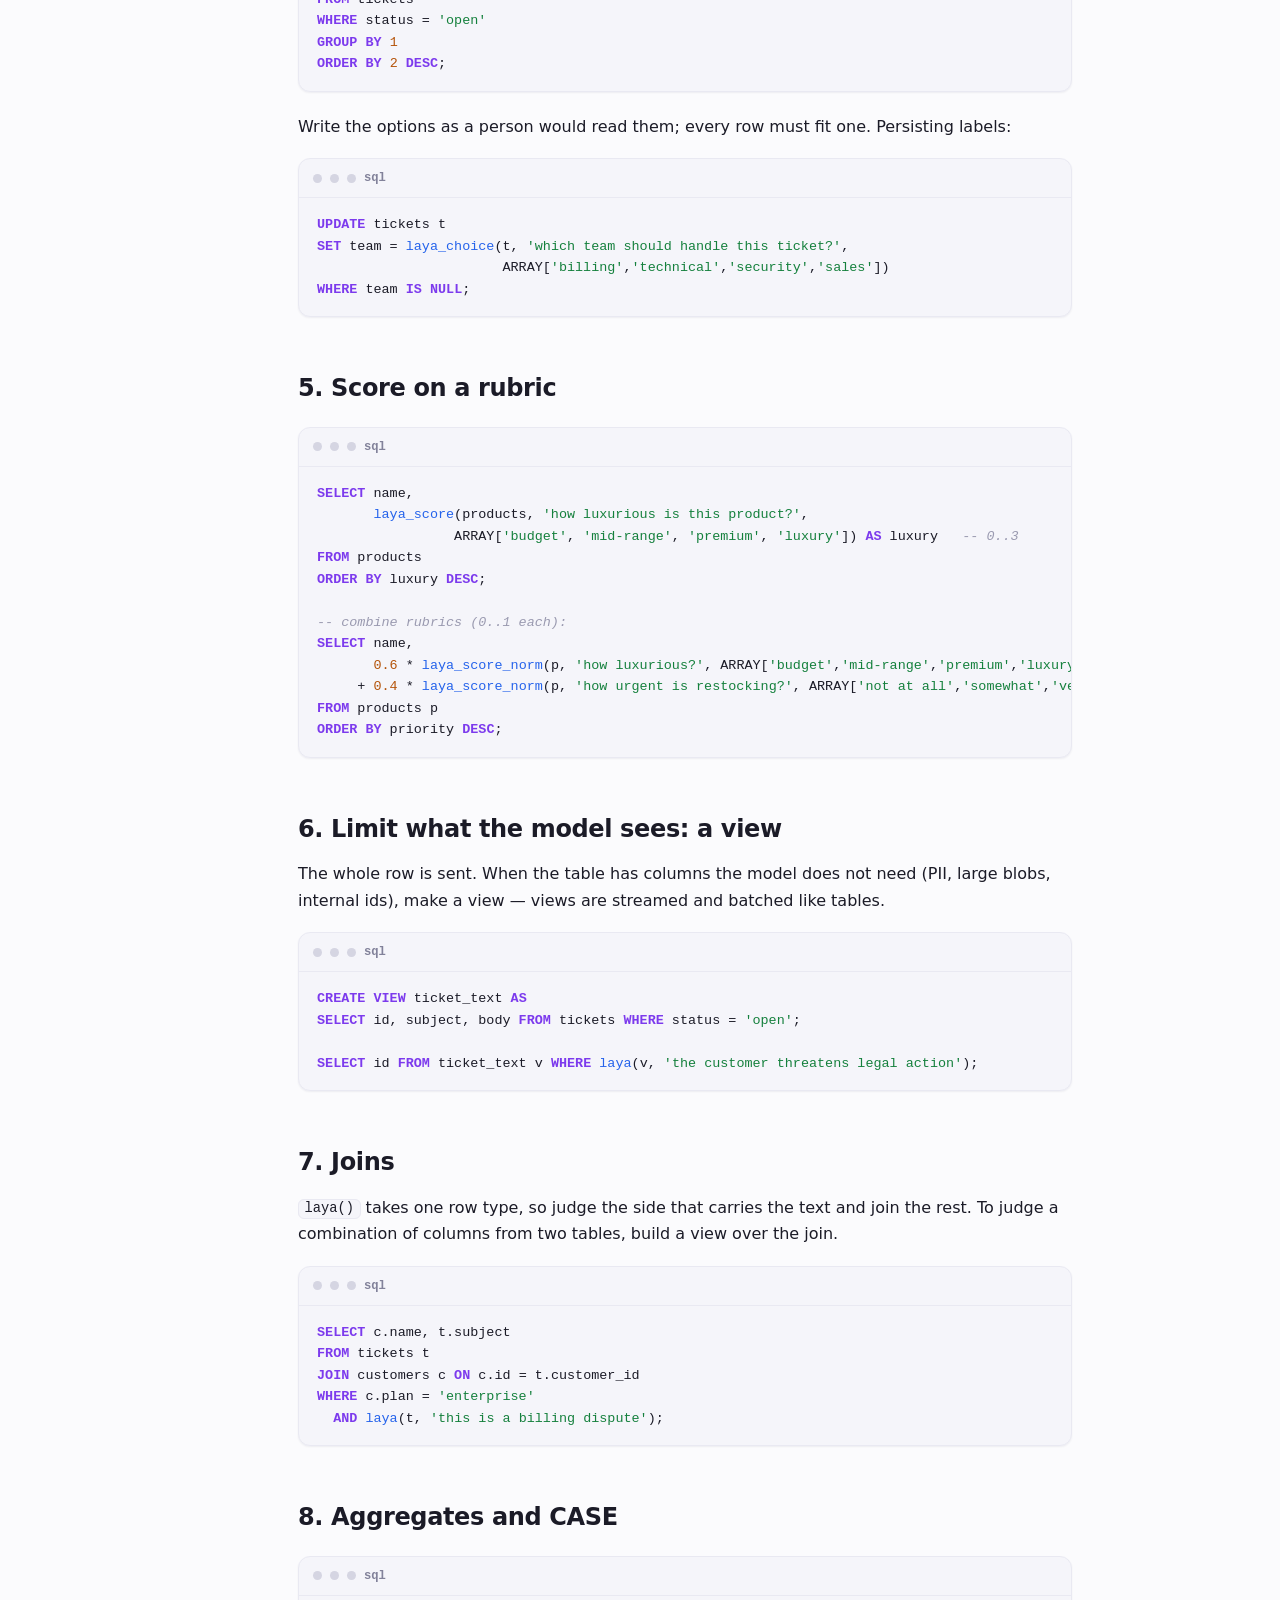
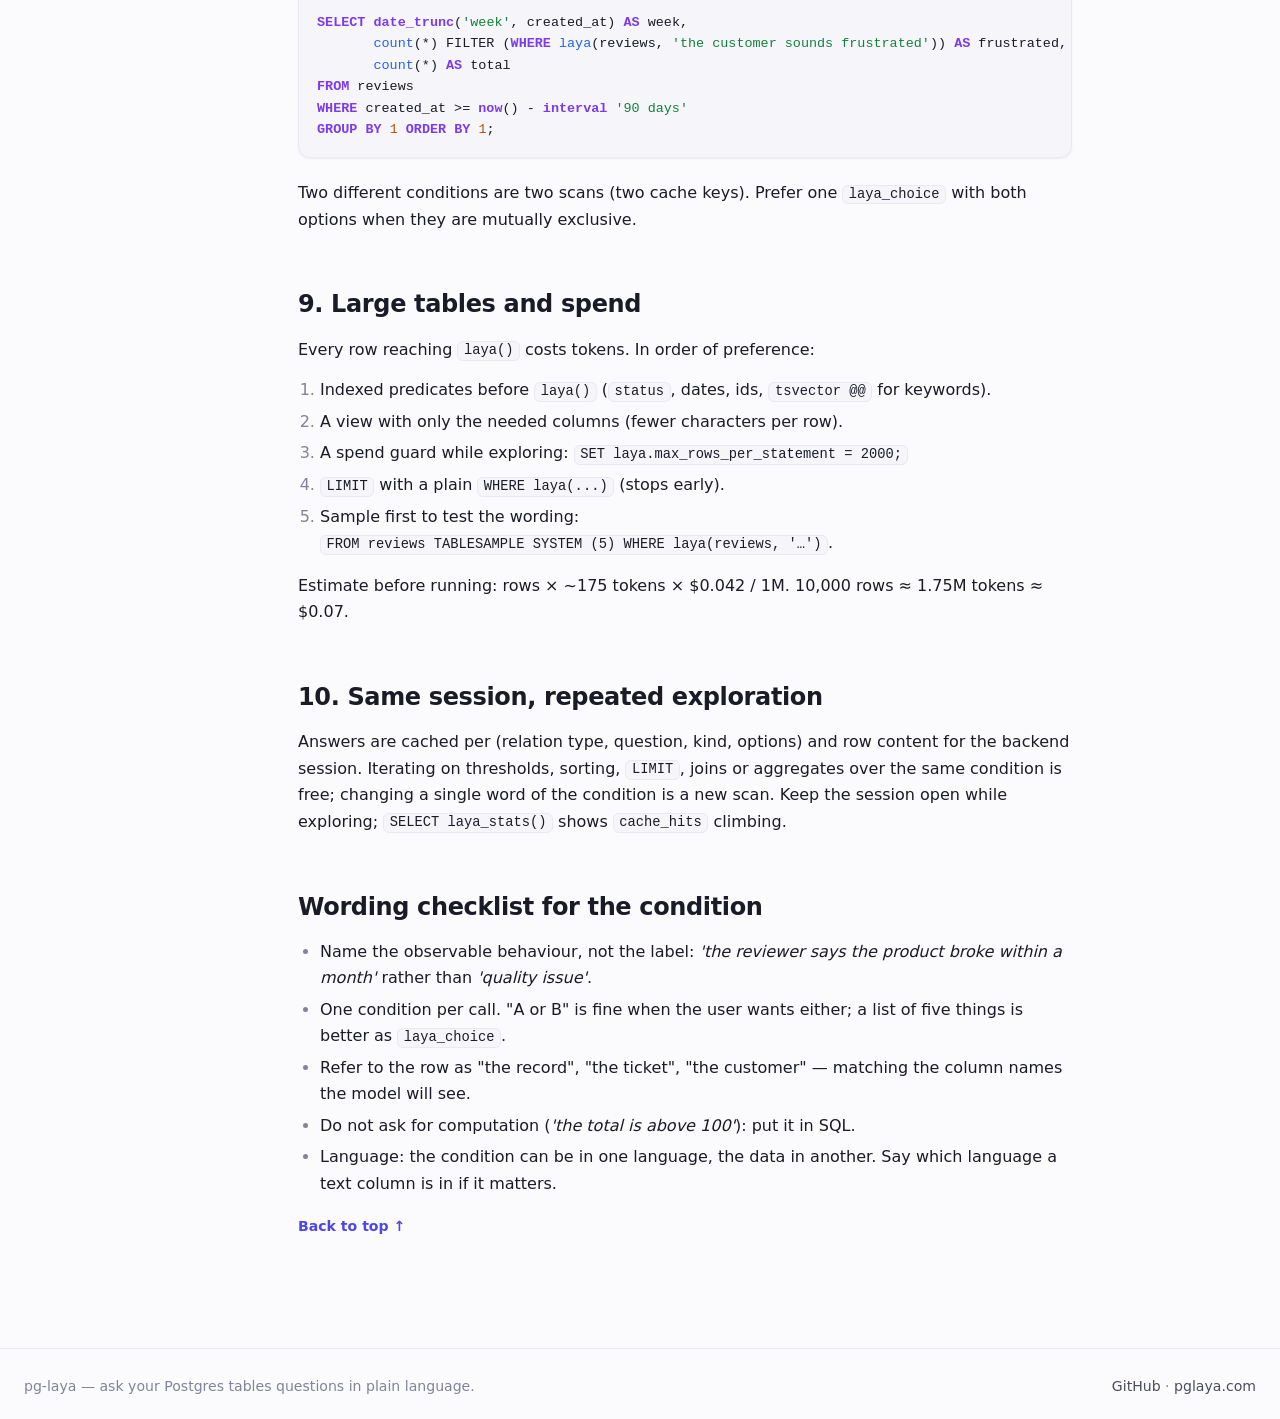
<file: s/patterns.html>
<!doctype html>
<html lang="en" data-theme="light">
<head>
  <meta charset="utf-8">
  <meta name="viewport" content="width=device-width, initial-scale=1">
  <title>Query patterns — pg-laya</title>
  <meta name="description" content="How to turn a request into pg-laya SQL: filter, rank, classify, score, views, joins, large tables and wording.">
  <script>(function(){try{var t=localStorage.getItem("pg-laya-theme")||(matchMedia("(prefers-color-scheme: dark)").matches?"dark":"light");document.documentElement.setAttribute("data-theme",t);}catch(e){}})();</script>
  <link rel="stylesheet" href="assets/style.css">
  <link rel="icon" href="data:image/svg+xml,%3Csvg xmlns='http://www.w3.org/2000/svg' viewBox='0 0 32 32'%3E%3Crect width='32' height='32' rx='8' fill='%234f46e5'/%3E%3Ctext x='16' y='23' font-size='20' font-family='sans-serif' font-weight='700' fill='white' text-anchor='middle'%3E%CE%BB%3C/text%3E%3C/svg%3E">
</head>
<body class="page">
  <header class="site-header">
    <button id="menu-btn" class="icon-btn menu-btn" aria-label="Toggle navigation">
      <svg viewBox="0 0 24 24" fill="none" stroke="currentColor" stroke-width="2" stroke-linecap="round"><path d="M3 6h18M3 12h18M3 18h18"/></svg>
    </button>
    <a class="brand" href="index.html">
      <span class="mark">λ</span>
      pg-laya <span class="ver">v0.3.0</span>
    </a>
    <div class="header-spacer"></div>
    <nav class="header-links">
      <a href="examples.html">Examples</a>
      <a href="functions.html">Docs</a>
      <a href="https://github.com/nyimbi/pg-laya" target="_blank" rel="noopener">GitHub</a>
      <button id="theme-toggle" class="icon-btn" aria-label="Toggle color theme"><span id="theme-icon"></span></button>
    </nav>
  </header>

  <div class="layout">
    <aside class="sidebar">
      <div class="group">
        <div class="group-label">Getting started</div>
        <nav>
          <a href="index.html">Introduction</a>
          <a href="install.html">Installation</a>
        </nav>
      </div>
      <div class="group">
        <div class="group-label">Reference</div>
        <nav>
          <a href="functions.html">Functions</a>
          <a href="settings.html">Settings</a>
          <a href="how-it-works.html">How it works</a>
        </nav>
      </div>
      <div class="group">
        <div class="group-label">Guides</div>
        <nav>
          <a href="patterns.html">Query patterns</a>
          <a href="examples.html">Examples</a>
        </nav>
      </div>
      <div class="group">
        <div class="group-label">Project</div>
        <nav>
          <a href="changelog.html">Changelog</a>
        </nav>
      </div>
      <div class="foot">pg-laya docs<br>Local, plain-language predicates for PostgreSQL</div>
    </aside>

    <main class="content">
      <div class="doc">
        <h1>Query patterns</h1>
        <p class="lead">How to turn a request into SQL: (1) decide the output shape → function, (2) write every cheap
        condition in SQL first, (3) phrase the model's condition literally, (4) call it on a base table or view, (5) if
        the user has not chosen a threshold, start with <code class="inline-code">laya_prob()</code> and look. Cost: ~175
        input tokens per row.</p>

        <h2>1. Filter (yes/no)</h2>
        <div class="code lang-sql">
          <div class="code-bar"><span class="dot"></span><span class="dot"></span><span class="dot"></span> sql</div>
          <pre><code>SELECT id, subject
FROM tickets
WHERE status = 'open'                              -- cheap, indexed, runs first
  AND created_at &gt;= now() - interval '7 days'
  AND laya(tickets, 'the customer threatens to cancel or asks for a refund');</code></pre>
        </div>
        <p>Stricter cut: <code class="inline-code">laya(tickets, '…', 0.8)</code>. Negation: <code class="inline-code">NOT
        laya(tickets, '…')</code> keeps rows below the threshold, including ambiguous ones; for "clearly not X" use
        <code class="inline-code">laya_prob(...) &lt; 0.2</code>.</p>

        <h2>2. Rank / top-N</h2>
        <div class="code lang-sql">
          <div class="code-bar"><span class="dot"></span><span class="dot"></span><span class="dot"></span> sql</div>
          <pre><code>SELECT subject, laya_prob(tickets, 'the customer is angry') AS p
FROM tickets
WHERE status = 'open'
ORDER BY p DESC
LIMIT 20;</code></pre>
        </div>
        <p><code class="inline-code">LIMIT</code> does not save API calls here (sorting needs every probability), but a
        <code class="inline-code">WHERE laya(...)</code> + <code class="inline-code">LIMIT</code> without
        <code class="inline-code">ORDER BY</code> stops the read-ahead after the in-flight window.</p>

        <h2>3. Pick a threshold from the distribution</h2>
        <div class="code lang-sql">
          <div class="code-bar"><span class="dot"></span><span class="dot"></span><span class="dot"></span> sql</div>
          <pre><code>SELECT width_bucket(laya_prob(reviews, 'the customer sounds frustrated'), 0, 1, 10) AS bucket, count(*)
FROM reviews
GROUP BY 1 ORDER BY 1;</code></pre>
        </div>
        <p>Then <code class="inline-code">SELECT … WHERE laya(reviews, '…', 0.7)</code>. The second statement is free:
        same table + condition → cache. Spot-check the middle with
        <code class="inline-code">WHERE laya_prob(...) BETWEEN 0.4 AND 0.6</code> to see what the model finds ambiguous.</p>

        <h2>4. Classify into a closed set</h2>
        <div class="code lang-sql">
          <div class="code-bar"><span class="dot"></span><span class="dot"></span><span class="dot"></span> sql</div>
          <pre><code>SELECT laya_choice(tickets, 'which team should handle this ticket?',
                   ARRAY['billing', 'technical', 'security', 'sales']) AS team,
       count(*)
FROM tickets
WHERE status = 'open'
GROUP BY 1
ORDER BY 2 DESC;</code></pre>
        </div>
        <p>Write the options as a person would read them; every row must fit one. Persisting labels:</p>
        <div class="code lang-sql">
          <div class="code-bar"><span class="dot"></span><span class="dot"></span><span class="dot"></span> sql</div>
          <pre><code>UPDATE tickets t
SET team = laya_choice(t, 'which team should handle this ticket?',
                       ARRAY['billing','technical','security','sales'])
WHERE team IS NULL;</code></pre>
        </div>

        <h2>5. Score on a rubric</h2>
        <div class="code lang-sql">
          <div class="code-bar"><span class="dot"></span><span class="dot"></span><span class="dot"></span> sql</div>
          <pre><code>SELECT name,
       laya_score(products, 'how luxurious is this product?',
                 ARRAY['budget', 'mid-range', 'premium', 'luxury']) AS luxury   -- 0..3
FROM products
ORDER BY luxury DESC;

-- combine rubrics (0..1 each):
SELECT name,
       0.6 * laya_score_norm(p, 'how luxurious?', ARRAY['budget','mid-range','premium','luxury'])
     + 0.4 * laya_score_norm(p, 'how urgent is restocking?', ARRAY['not at all','somewhat','very']) AS priority
FROM products p
ORDER BY priority DESC;</code></pre>
        </div>

        <h2>6. Limit what the model sees: a view</h2>
        <p>The whole row is sent. When the table has columns the model does not need (PII, large blobs, internal ids),
        make a view — views are streamed and batched like tables.</p>
        <div class="code lang-sql">
          <div class="code-bar"><span class="dot"></span><span class="dot"></span><span class="dot"></span> sql</div>
          <pre><code>CREATE VIEW ticket_text AS
SELECT id, subject, body FROM tickets WHERE status = 'open';

SELECT id FROM ticket_text v WHERE laya(v, 'the customer threatens legal action');</code></pre>
        </div>

        <h2>7. Joins</h2>
        <p><code class="inline-code">laya()</code> takes one row type, so judge the side that carries the text and join
        the rest. To judge a combination of columns from two tables, build a view over the join.</p>
        <div class="code lang-sql">
          <div class="code-bar"><span class="dot"></span><span class="dot"></span><span class="dot"></span> sql</div>
          <pre><code>SELECT c.name, t.subject
FROM tickets t
JOIN customers c ON c.id = t.customer_id
WHERE c.plan = 'enterprise'
  AND laya(t, 'this is a billing dispute');</code></pre>
        </div>

        <h2>8. Aggregates and CASE</h2>
        <div class="code lang-sql">
          <div class="code-bar"><span class="dot"></span><span class="dot"></span><span class="dot"></span> sql</div>
          <pre><code>SELECT date_trunc('week', created_at) AS week,
       count(*) FILTER (WHERE laya(reviews, 'the customer sounds frustrated')) AS frustrated,
       count(*) AS total
FROM reviews
WHERE created_at &gt;= now() - interval '90 days'
GROUP BY 1 ORDER BY 1;</code></pre>
        </div>
        <p>Two different conditions are two scans (two cache keys). Prefer one <code class="inline-code">laya_choice</code>
        with both options when they are mutually exclusive.</p>

        <h2>9. Large tables and spend</h2>
        <p>Every row reaching <code class="inline-code">laya()</code> costs tokens. In order of preference:</p>
        <ol>
          <li>Indexed predicates before <code class="inline-code">laya()</code> (<code class="inline-code">status</code>, dates, ids, <code class="inline-code">tsvector @@</code> for keywords).</li>
          <li>A view with only the needed columns (fewer characters per row).</li>
          <li>A spend guard while exploring: <code class="inline-code">SET laya.max_rows_per_statement = 2000;</code></li>
          <li><code class="inline-code">LIMIT</code> with a plain <code class="inline-code">WHERE laya(...)</code> (stops early).</li>
          <li>Sample first to test the wording: <code class="inline-code">FROM reviews TABLESAMPLE SYSTEM (5) WHERE laya(reviews, '…')</code>.</li>
        </ol>
        <p>Estimate before running: rows × ~175 tokens × $0.042 / 1M. 10,000 rows ≈ 1.75M tokens ≈ $0.07.</p>

        <h2>10. Same session, repeated exploration</h2>
        <p>Answers are cached per (relation type, question, kind, options) and row content for the backend session.
        Iterating on thresholds, sorting, <code class="inline-code">LIMIT</code>, joins or aggregates over the same
        condition is free; changing a single word of the condition is a new scan. Keep the session open while exploring;
        <code class="inline-code">SELECT laya_stats()</code> shows <code class="inline-code">cache_hits</code> climbing.</p>

        <h2>Wording checklist for the condition</h2>
        <ul>
          <li>Name the observable behaviour, not the label: <em>'the reviewer says the product broke within a month'</em> rather than <em>'quality issue'</em>.</li>
          <li>One condition per call. "A or B" is fine when the user wants either; a list of five things is better as <code class="inline-code">laya_choice</code>.</li>
          <li>Refer to the row as "the record", "the ticket", "the customer" — matching the column names the model will see.</li>
          <li>Do not ask for computation (<em>'the total is above 100'</em>): put it in SQL.</li>
          <li>Language: the condition can be in one language, the data in another. Say which language a text column is in if it matters.</li>
        </ul>

        <p class="top-link"><a href="patterns.html#top" onclick="window.scrollTo({top:0,behavior:'smooth'});return false;">Back to top ↑</a></p>
      </div>
    </main>
  </div>

  <footer class="site-footer">
    <span>pg-laya — ask your Postgres tables questions in plain language.</span>
    <span><a href="https://github.com/nyimbi/pg-laya">GitHub</a> · <a href="https://pglaya.com">pglaya.com</a></span>
  </footer>

  <script src="assets/main.js"></script>
</body>
</html>
</file>
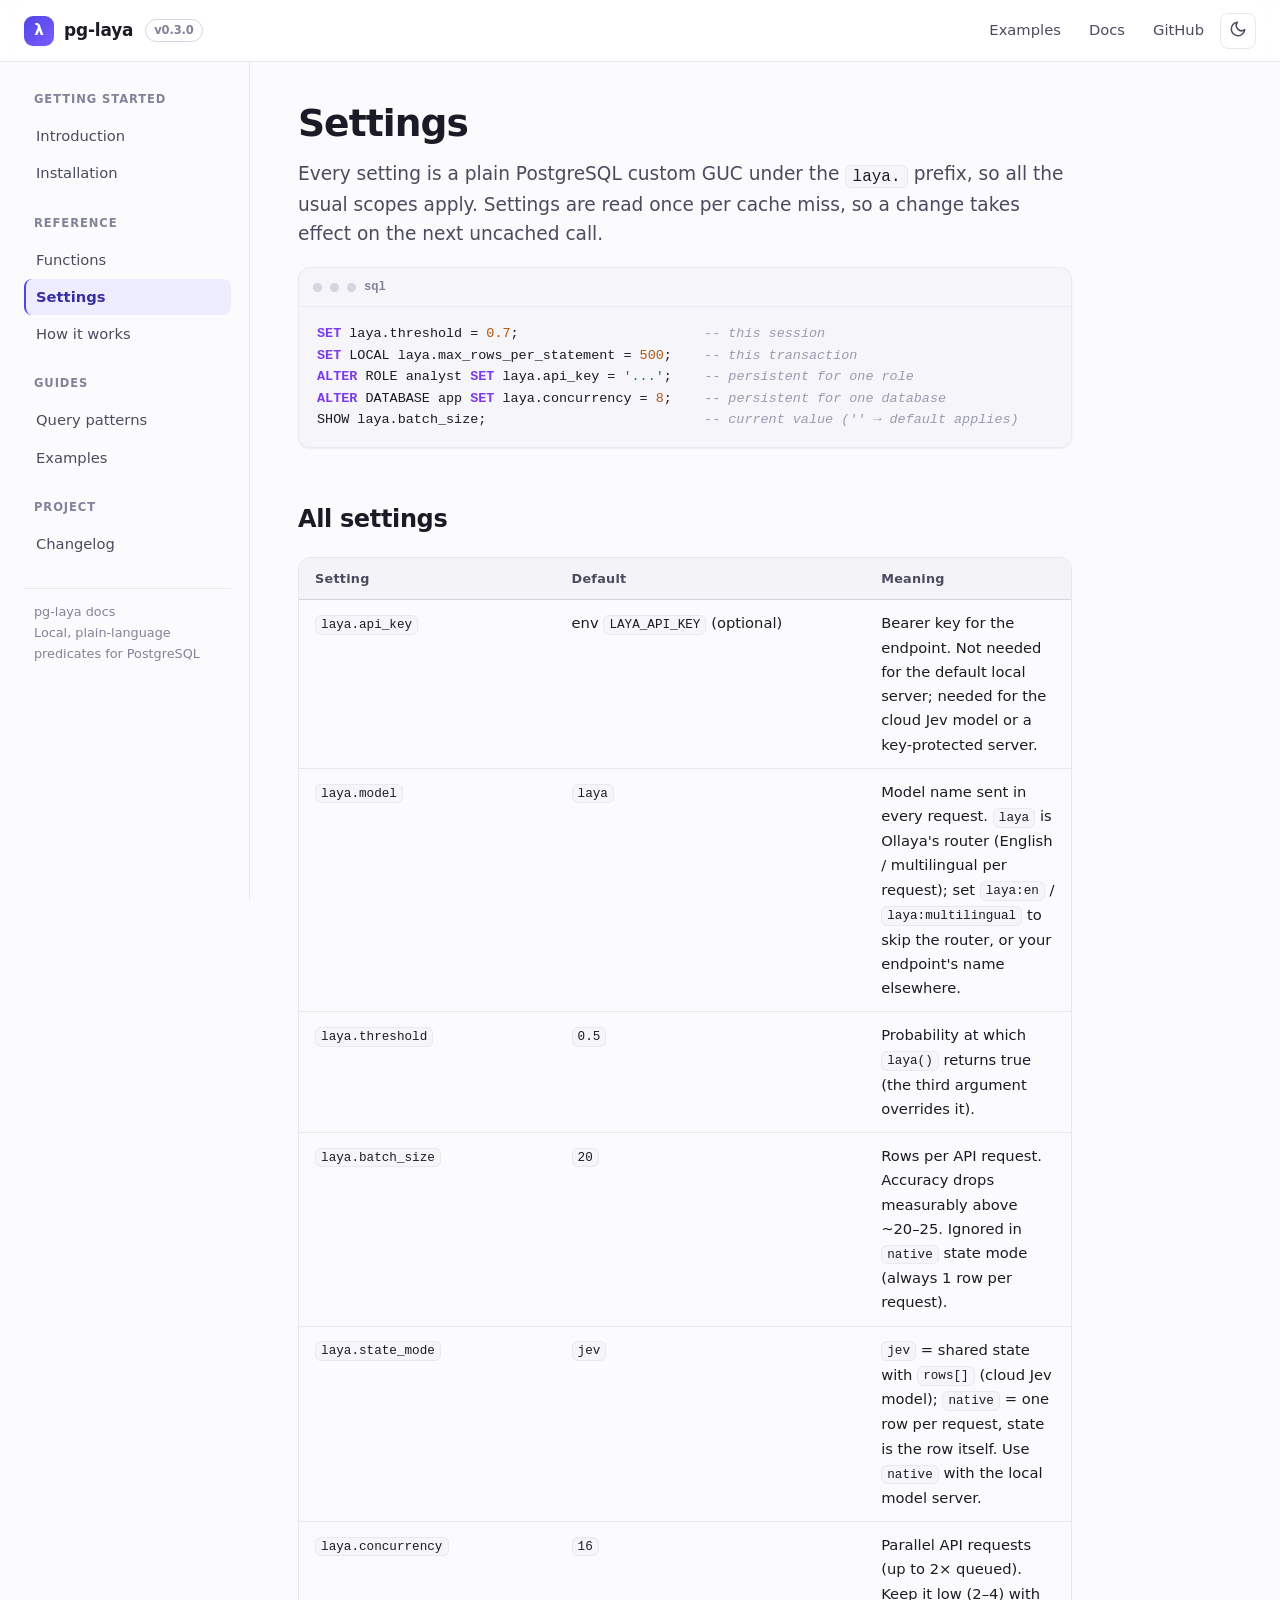
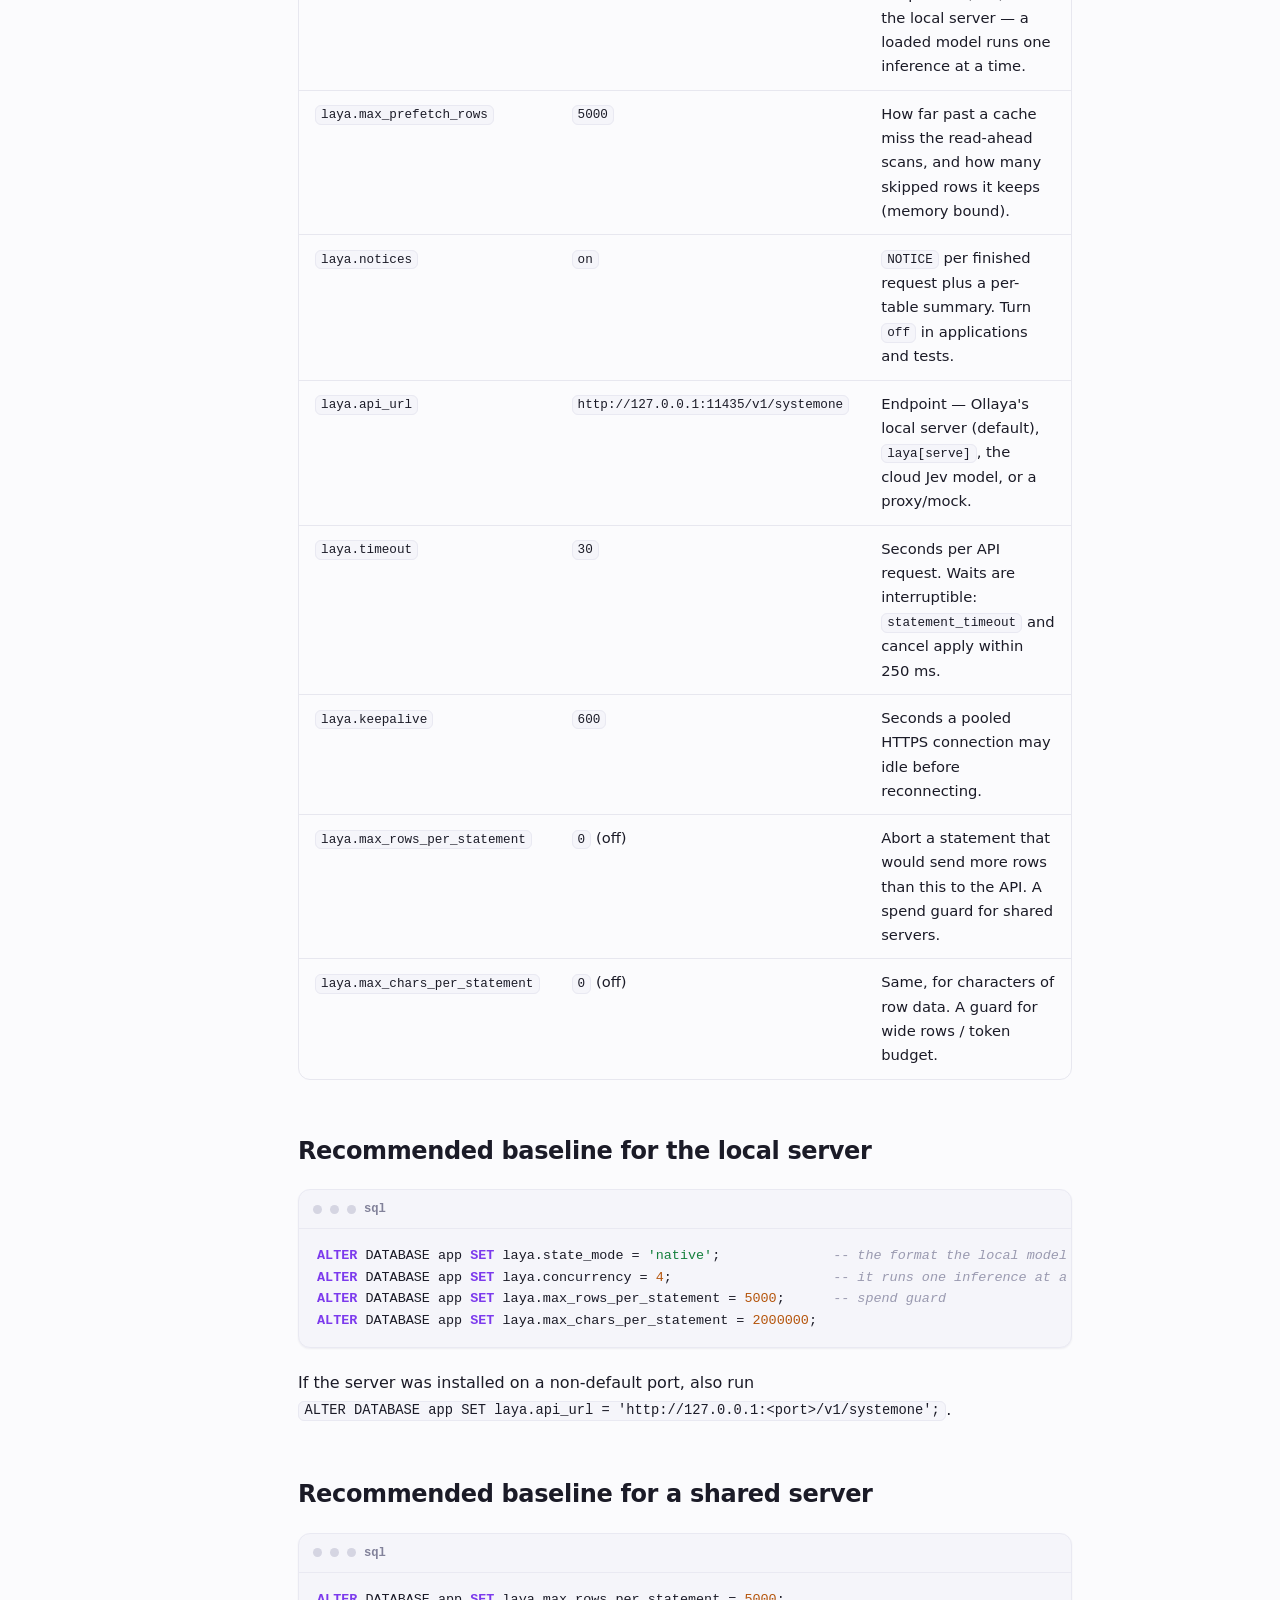
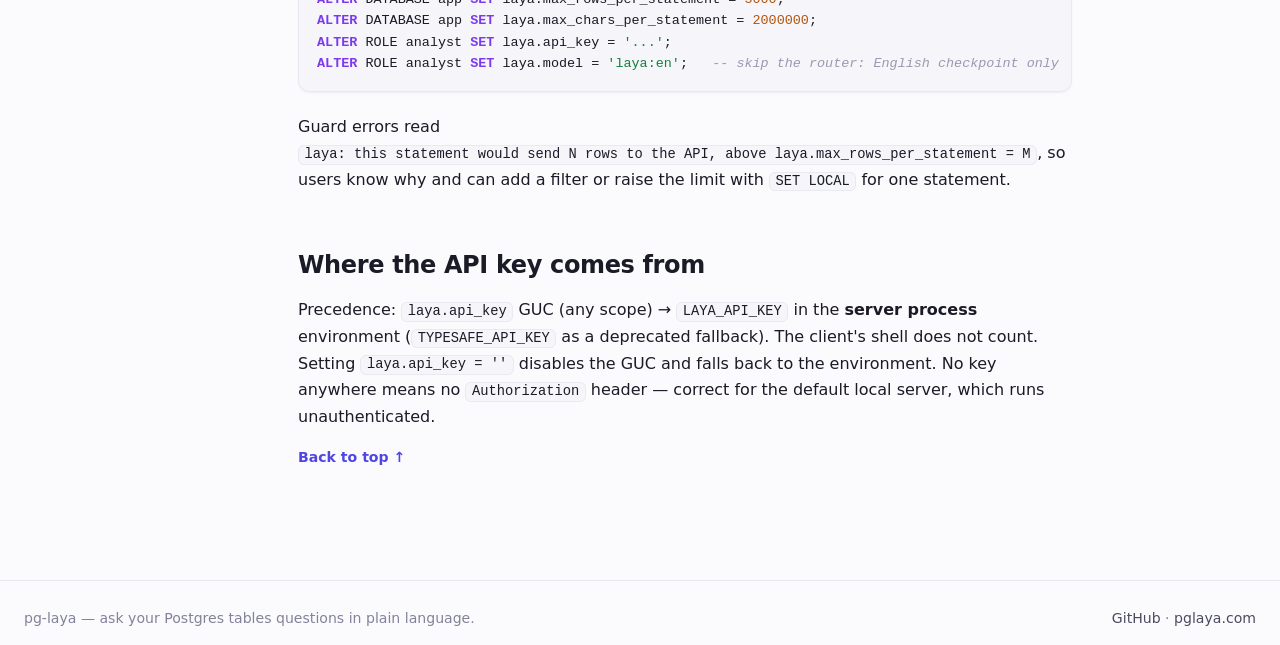
<file: s/settings.html>
<!doctype html>
<html lang="en" data-theme="light">
<head>
  <meta charset="utf-8">
  <meta name="viewport" content="width=device-width, initial-scale=1">
  <title>Settings — pg-laya</title>
  <meta name="description" content="pg-laya settings (GUCs): laya.threshold, laya.state_mode, laya.concurrency, spend guards and more.">
  <script>(function(){try{var t=localStorage.getItem("pg-laya-theme")||(matchMedia("(prefers-color-scheme: dark)").matches?"dark":"light");document.documentElement.setAttribute("data-theme",t);}catch(e){}})();</script>
  <link rel="stylesheet" href="assets/style.css">
  <link rel="icon" href="data:image/svg+xml,%3Csvg xmlns='http://www.w3.org/2000/svg' viewBox='0 0 32 32'%3E%3Crect width='32' height='32' rx='8' fill='%234f46e5'/%3E%3Ctext x='16' y='23' font-size='20' font-family='sans-serif' font-weight='700' fill='white' text-anchor='middle'%3E%CE%BB%3C/text%3E%3C/svg%3E">
</head>
<body class="page">
  <header class="site-header">
    <button id="menu-btn" class="icon-btn menu-btn" aria-label="Toggle navigation">
      <svg viewBox="0 0 24 24" fill="none" stroke="currentColor" stroke-width="2" stroke-linecap="round"><path d="M3 6h18M3 12h18M3 18h18"/></svg>
    </button>
    <a class="brand" href="index.html">
      <span class="mark">λ</span>
      pg-laya <span class="ver">v0.3.0</span>
    </a>
    <div class="header-spacer"></div>
    <nav class="header-links">
      <a href="examples.html">Examples</a>
      <a href="functions.html">Docs</a>
      <a href="https://github.com/nyimbi/pg-laya" target="_blank" rel="noopener">GitHub</a>
      <button id="theme-toggle" class="icon-btn" aria-label="Toggle color theme"><span id="theme-icon"></span></button>
    </nav>
  </header>

  <div class="layout">
    <aside class="sidebar">
      <div class="group">
        <div class="group-label">Getting started</div>
        <nav>
          <a href="index.html">Introduction</a>
          <a href="install.html">Installation</a>
        </nav>
      </div>
      <div class="group">
        <div class="group-label">Reference</div>
        <nav>
          <a href="functions.html">Functions</a>
          <a href="settings.html">Settings</a>
          <a href="how-it-works.html">How it works</a>
        </nav>
      </div>
      <div class="group">
        <div class="group-label">Guides</div>
        <nav>
          <a href="patterns.html">Query patterns</a>
          <a href="examples.html">Examples</a>
        </nav>
      </div>
      <div class="group">
        <div class="group-label">Project</div>
        <nav>
          <a href="changelog.html">Changelog</a>
        </nav>
      </div>
      <div class="foot">pg-laya docs<br>Local, plain-language predicates for PostgreSQL</div>
    </aside>

    <main class="content">
      <div class="doc">
        <h1>Settings</h1>
        <p class="lead">Every setting is a plain PostgreSQL custom GUC under the <code class="inline-code">laya.</code>
        prefix, so all the usual scopes apply. Settings are read once per cache miss, so a change takes effect on the
        next uncached call.</p>

        <div class="code lang-sql">
          <div class="code-bar"><span class="dot"></span><span class="dot"></span><span class="dot"></span> sql</div>
          <pre><code>SET laya.threshold = 0.7;                       -- this session
SET LOCAL laya.max_rows_per_statement = 500;    -- this transaction
ALTER ROLE analyst SET laya.api_key = '...';    -- persistent for one role
ALTER DATABASE app SET laya.concurrency = 8;    -- persistent for one database
SHOW laya.batch_size;                           -- current value ('' → default applies)</code></pre>
        </div>

        <h2>All settings</h2>
        <div class="tbl-wrap">
          <table>
            <thead><tr><th>Setting</th><th>Default</th><th>Meaning</th></tr></thead>
            <tbody>
              <tr><td><code class="inline-code">laya.api_key</code></td><td>env <code class="inline-code">LAYA_API_KEY</code> (optional)</td><td>Bearer key for the endpoint. Not needed for the default local server; needed for the cloud Jev model or a key-protected server.</td></tr>
              <tr><td><code class="inline-code">laya.model</code></td><td><code class="inline-code">laya</code></td><td>Model name sent in every request. <code class="inline-code">laya</code> is Ollaya's router (English / multilingual per request); set <code class="inline-code">laya:en</code> / <code class="inline-code">laya:multilingual</code> to skip the router, or your endpoint's name elsewhere.</td></tr>
              <tr><td><code class="inline-code">laya.threshold</code></td><td><code class="inline-code">0.5</code></td><td>Probability at which <code class="inline-code">laya()</code> returns true (the third argument overrides it).</td></tr>
              <tr><td><code class="inline-code">laya.batch_size</code></td><td><code class="inline-code">20</code></td><td>Rows per API request. Accuracy drops measurably above ~20–25. Ignored in <code class="inline-code">native</code> state mode (always 1 row per request).</td></tr>
              <tr><td><code class="inline-code">laya.state_mode</code></td><td><code class="inline-code">jev</code></td><td><code class="inline-code">jev</code> = shared state with <code class="inline-code">rows[]</code> (cloud Jev model); <code class="inline-code">native</code> = one row per request, state is the row itself. Use <code class="inline-code">native</code> with the local model server.</td></tr>
              <tr><td><code class="inline-code">laya.concurrency</code></td><td><code class="inline-code">16</code></td><td>Parallel API requests (up to 2× queued). Keep it low (2–4) with the local server — a loaded model runs one inference at a time.</td></tr>
              <tr><td><code class="inline-code">laya.max_prefetch_rows</code></td><td><code class="inline-code">5000</code></td><td>How far past a cache miss the read-ahead scans, and how many skipped rows it keeps (memory bound).</td></tr>
              <tr><td><code class="inline-code">laya.notices</code></td><td><code class="inline-code">on</code></td><td><code class="inline-code">NOTICE</code> per finished request plus a per-table summary. Turn <code class="inline-code">off</code> in applications and tests.</td></tr>
              <tr><td><code class="inline-code">laya.api_url</code></td><td><code class="inline-code">http://127.0.0.1:11435/v1/systemone</code></td><td>Endpoint — Ollaya's local server (default), <code class="inline-code">laya[serve]</code>, the cloud Jev model, or a proxy/mock.</td></tr>
              <tr><td><code class="inline-code">laya.timeout</code></td><td><code class="inline-code">30</code></td><td>Seconds per API request. Waits are interruptible: <code class="inline-code">statement_timeout</code> and cancel apply within 250 ms.</td></tr>
              <tr><td><code class="inline-code">laya.keepalive</code></td><td><code class="inline-code">600</code></td><td>Seconds a pooled HTTPS connection may idle before reconnecting.</td></tr>
              <tr><td><code class="inline-code">laya.max_rows_per_statement</code></td><td><code class="inline-code">0</code> (off)</td><td>Abort a statement that would send more rows than this to the API. A spend guard for shared servers.</td></tr>
              <tr><td><code class="inline-code">laya.max_chars_per_statement</code></td><td><code class="inline-code">0</code> (off)</td><td>Same, for characters of row data. A guard for wide rows / token budget.</td></tr>
            </tbody>
          </table>
        </div>

        <h2>Recommended baseline for the local server</h2>
        <div class="code lang-sql">
          <div class="code-bar"><span class="dot"></span><span class="dot"></span><span class="dot"></span> sql</div>
          <pre><code>ALTER DATABASE app SET laya.state_mode = 'native';              -- the format the local model is trained on
ALTER DATABASE app SET laya.concurrency = 4;                    -- it runs one inference at a time
ALTER DATABASE app SET laya.max_rows_per_statement = 5000;      -- spend guard
ALTER DATABASE app SET laya.max_chars_per_statement = 2000000;</code></pre>
        </div>
        <p>If the server was installed on a non-default port, also run
        <code class="inline-code">ALTER DATABASE app SET laya.api_url = 'http://127.0.0.1:&lt;port&gt;/v1/systemone';</code>.</p>

        <h2>Recommended baseline for a shared server</h2>
        <div class="code lang-sql">
          <div class="code-bar"><span class="dot"></span><span class="dot"></span><span class="dot"></span> sql</div>
          <pre><code>ALTER DATABASE app SET laya.max_rows_per_statement = 5000;
ALTER DATABASE app SET laya.max_chars_per_statement = 2000000;
ALTER ROLE analyst SET laya.api_key = '...';
ALTER ROLE analyst SET laya.model = 'laya:en';   -- skip the router: English checkpoint only</code></pre>
        </div>
        <p>Guard errors read <code class="inline-code">laya: this statement would send N rows to the API, above
        laya.max_rows_per_statement = M</code>, so users know why and can add a filter or raise the limit with
        <code class="inline-code">SET LOCAL</code> for one statement.</p>

        <h2>Where the API key comes from</h2>
        <p>Precedence: <code class="inline-code">laya.api_key</code> GUC (any scope) → <code class="inline-code">LAYA_API_KEY</code>
        in the <strong>server process</strong> environment (<code class="inline-code">TYPESAFE_API_KEY</code> as a deprecated
        fallback). The client's shell does not count. Setting <code class="inline-code">laya.api_key = ''</code> disables the
        GUC and falls back to the environment. No key anywhere means no <code class="inline-code">Authorization</code> header —
        correct for the default local server, which runs unauthenticated.</p>

        <p class="top-link"><a href="settings.html#top" onclick="window.scrollTo({top:0,behavior:'smooth'});return false;">Back to top ↑</a></p>
      </div>
    </main>
  </div>

  <footer class="site-footer">
    <span>pg-laya — ask your Postgres tables questions in plain language.</span>
    <span><a href="https://github.com/nyimbi/pg-laya">GitHub</a> · <a href="https://pglaya.com">pglaya.com</a></span>
  </footer>

  <script src="assets/main.js"></script>
</body>
</html>
</file>
<file: s/assets/style.css>
/* pg-laya documentation site — design system
   No build step, no dependencies. Light/dark via [data-theme]. */

:root {
  /* palette — light */
  --bg: #fbfbfd;
  --bg-elev: #ffffff;
  --bg-inset: #f4f4f8;
  --ink: #1b1b27;
  --ink-soft: #4b4b60;
  --ink-faint: #82829a;
  --line: #e7e7ef;
  --line-strong: #d5d5e2;

  --brand: #4f46e5;
  --brand-soft: #eeedff;
  --brand-ink: #3730a3;
  --accent: #d97706;
  --accent-soft: #fef3e2;

  --ok: #15803d;
  --ok-soft: #e7f6ec;
  --warn: #b45309;
  --warn-soft: #fdf3e3;
  --err: #b91c1c;
  --err-soft: #fdecec;

  --code-bg: #f5f5fa;
  --code-border: #e9e9f2;

  /* syntax (light) */
  --sx-kw: #7c3aed;
  --sx-str: #15803d;
  --sx-num: #b45309;
  --sx-com: #9a9ab0;
  --sx-fn: #2563eb;
  --sx-punc: #6b6b80;

  --shadow-sm: 0 1px 2px rgba(20, 20, 43, .06);
  --shadow-md: 0 8px 24px -8px rgba(20, 20, 43, .16);
  --radius: 12px;
  --radius-sm: 8px;

  --font-sans: ui-sans-serif, system-ui, -apple-system, "Segoe UI", Roboto, Inter, "Helvetica Neue", Arial, sans-serif;
  --font-mono: ui-monospace, "SF Mono", "JetBrains Mono", "Fira Code", Menlo, Consolas, monospace;

  --header-h: 62px;
  --sidebar-w: 250px;
  --content-max: 76ch;
}

[data-theme="dark"] {
  --bg: #0e1015;
  --bg-elev: #151823;
  --bg-inset: #12141d;
  --ink: #e8e8f2;
  --ink-soft: #b4b4c8;
  --ink-faint: #7d7d95;
  --line: #242838;
  --line-strong: #333a4f;

  --brand: #8b85ff;
  --brand-soft: #211f3a;
  --brand-ink: #c3bfff;
  --accent: #f5a524;
  --accent-soft: #2c2313;

  --ok: #4ade80;
  --ok-soft: #10241a;
  --warn: #fbbf24;
  --warn-soft: #271d0a;
  --err: #f87171;
  --err-soft: #2a1214;

  --code-bg: #12141d;
  --code-border: #232738;

  --sx-kw: #c4b5fd;
  --sx-str: #86efac;
  --sx-num: #fbbf24;
  --sx-com: #6d6d85;
  --sx-fn: #93c5fd;
  --sx-punc: #9a9ab5;

  --shadow-sm: 0 1px 2px rgba(0, 0, 0, .4);
  --shadow-md: 0 10px 30px -10px rgba(0, 0, 0, .6);
}

* { box-sizing: border-box; }

html { scroll-behavior: smooth; scroll-padding-top: calc(var(--header-h) + 20px); }

body {
  margin: 0;
  font-family: var(--font-sans);
  font-size: 16px;
  line-height: 1.65;
  color: var(--ink);
  background: var(--bg);
  -webkit-font-smoothing: antialiased;
  text-rendering: optimizeLegibility;
}

a { color: var(--brand); text-decoration: none; }
a:hover { text-decoration: underline; }

::selection { background: var(--brand-soft); color: var(--brand-ink); }

/* ---------- layout ---------- */
.page { min-height: 100vh; }

.layout {
  display: grid;
  grid-template-columns: var(--sidebar-w) minmax(0, 1fr);
  max-width: 1280px;
  margin: 0 auto;
}

.content {
  min-width: 0;
  padding: 40px 48px 96px;
  max-width: 100%;
}

.content > .doc { max-width: var(--content-max); }

/* ---------- header ---------- */
.site-header {
  position: sticky;
  top: 0;
  z-index: 50;
  height: var(--header-h);
  display: flex;
  align-items: center;
  gap: 18px;
  padding: 0 24px;
  background: color-mix(in srgb, var(--bg-elev) 82%, transparent);
  backdrop-filter: saturate(180%) blur(12px);
  border-bottom: 1px solid var(--line);
}

.brand {
  display: inline-flex;
  align-items: center;
  gap: 10px;
  font-weight: 700;
  font-size: 1.06rem;
  letter-spacing: -0.01em;
  color: var(--ink);
}
.brand:hover { text-decoration: none; }
.brand .mark {
  width: 30px; height: 30px;
  display: grid; place-items: center;
  border-radius: 9px;
  background: linear-gradient(135deg, var(--brand), #7c5cff);
  color: #fff;
  font-weight: 800;
  font-size: .95rem;
  box-shadow: var(--shadow-sm);
}
.brand .mark svg { display: block; }
.brand .ver {
  font-size: .72rem;
  font-weight: 600;
  color: var(--ink-faint);
  border: 1px solid var(--line-strong);
  border-radius: 999px;
  padding: 1px 8px;
  margin-left: 2px;
}

.header-spacer { flex: 1; }

.header-links { display: flex; align-items: center; gap: 4px; }
.header-links a {
  color: var(--ink-soft);
  font-size: .92rem;
  font-weight: 500;
  padding: 7px 12px;
  border-radius: var(--radius-sm);
}
.header-links a:hover { color: var(--ink); background: var(--bg-inset); text-decoration: none; }
.header-links a.active { color: var(--brand-ink); background: var(--brand-soft); }

.icon-btn {
  display: inline-grid;
  place-items: center;
  width: 36px; height: 36px;
  border-radius: var(--radius-sm);
  border: 1px solid var(--line);
  background: var(--bg-elev);
  color: var(--ink-soft);
  cursor: pointer;
  transition: background .15s, color .15s;
}
.icon-btn:hover { color: var(--ink); background: var(--bg-inset); }
.icon-btn svg { width: 18px; height: 18px; }

.menu-btn { display: none; }

/* ---------- sidebar ---------- */
.sidebar {
  position: sticky;
  top: var(--header-h);
  align-self: start;
  height: calc(100vh - var(--header-h));
  overflow-y: auto;
  padding: 28px 18px 40px 24px;
  border-right: 1px solid var(--line);
}

.sidebar .group { margin-bottom: 22px; }
.sidebar .group-label {
  font-size: .72rem;
  font-weight: 700;
  letter-spacing: .08em;
  text-transform: uppercase;
  color: var(--ink-faint);
  padding: 0 10px 8px;
}
.sidebar nav a {
  display: block;
  padding: 6px 10px;
  margin: 1px 0;
  border-radius: var(--radius-sm);
  font-size: .92rem;
  color: var(--ink-soft);
  border-left: 2px solid transparent;
}
.sidebar nav a:hover { background: var(--bg-inset); color: var(--ink); text-decoration: none; }
.sidebar nav a.active {
  background: var(--brand-soft);
  color: var(--brand-ink);
  font-weight: 600;
  border-left-color: var(--brand);
}

.sidebar .foot {
  margin-top: 26px;
  padding: 12px 10px;
  font-size: .8rem;
  color: var(--ink-faint);
  border-top: 1px solid var(--line);
}

/* ---------- typography / doc ---------- */
.doc h1 {
  font-size: 2.35rem;
  line-height: 1.15;
  letter-spacing: -0.025em;
  margin: 0 0 14px;
}
.doc h2 {
  font-size: 1.5rem;
  letter-spacing: -0.015em;
  margin: 44px 0 12px;
  padding-top: 8px;
}
.doc h3 { font-size: 1.16rem; margin: 30px 0 10px; }
.doc h4 { font-size: 1rem; margin: 22px 0 8px; }
.doc p { margin: 0 0 14px; }
.doc p.lead { font-size: 1.16rem; color: var(--ink-soft); line-height: 1.6; }
.doc ul, .doc ol { margin: 0 0 16px; padding-left: 22px; }
.doc li { margin: 5px 0; }
.doc li::marker { color: var(--ink-faint); }
.doc strong { color: var(--ink); font-weight: 650; }
.doc hr { border: 0; border-top: 1px solid var(--line); margin: 40px 0; }

.doc a.anchor { opacity: 0; margin-left: 8px; font-size: .85em; }
.doc h2:hover a.anchor, .doc h3:hover a.anchor { opacity: 1; }

.inline-code, code:not(pre code) {
  font-family: var(--font-mono);
  font-size: .86em;
  background: var(--code-bg);
  border: 1px solid var(--code-border);
  border-radius: 6px;
  padding: .1em .4em;
  color: var(--ink);
  white-space: nowrap;
}

/* ---------- code blocks ---------- */
.code {
  position: relative;
  margin: 18px 0 22px;
  border: 1px solid var(--code-border);
  border-radius: var(--radius);
  background: var(--code-bg);
  box-shadow: var(--shadow-sm);
  overflow: hidden;
}
.code .code-bar {
  display: flex;
  align-items: center;
  gap: 8px;
  padding: 8px 14px;
  border-bottom: 1px solid var(--code-border);
  font-size: .76rem;
  font-weight: 600;
  color: var(--ink-faint);
  font-family: var(--font-mono);
}
.code .code-bar .dot { width: 9px; height: 9px; border-radius: 50%; background: var(--line-strong); }
.code .copy {
  margin-left: auto;
  border: 1px solid var(--line-strong);
  background: var(--bg-elev);
  color: var(--ink-soft);
  border-radius: 6px;
  padding: 3px 10px;
  font-size: .72rem;
  font-family: var(--font-sans);
  font-weight: 600;
  cursor: pointer;
  opacity: 0;
  transition: opacity .15s;
}
.code:hover .copy { opacity: 1; }
.code .copy:hover { color: var(--ink); }
.code pre {
  margin: 0;
  padding: 16px 18px;
  overflow-x: auto;
  font-family: var(--font-mono);
  font-size: .84rem;
  line-height: 1.6;
  color: var(--ink);
}
.code pre code { font-family: inherit; }
.code .tok-kw { color: var(--sx-kw); font-weight: 600; }
.code .tok-str { color: var(--sx-str); }
.code .tok-num { color: var(--sx-num); }
.code .tok-com { color: var(--sx-com); font-style: italic; }
.code .tok-fn { color: var(--sx-fn); }

/* ---------- tables ---------- */
.tbl-wrap { overflow-x: auto; margin: 18px 0 24px; border: 1px solid var(--line); border-radius: var(--radius); }
table { border-collapse: collapse; width: 100%; font-size: .92rem; }
thead th {
  text-align: left;
  font-weight: 650;
  font-size: .8rem;
  letter-spacing: .02em;
  color: var(--ink-soft);
  background: var(--bg-inset);
  padding: 10px 16px;
  border-bottom: 1px solid var(--line-strong);
  white-space: nowrap;
}
tbody td { padding: 11px 16px; border-bottom: 1px solid var(--line); vertical-align: top; }
tbody tr:last-child td { border-bottom: 0; }
tbody tr:hover { background: color-mix(in srgb, var(--bg-inset) 55%, transparent); }
td code, th code { white-space: nowrap; }

/* ---------- callouts ---------- */
.note {
  display: grid;
  grid-template-columns: auto 1fr;
  gap: 12px;
  margin: 18px 0 22px;
  padding: 14px 16px;
  border-radius: var(--radius);
  border: 1px solid var(--line-strong);
  background: var(--bg-elev);
  font-size: .95rem;
}
.note .ico { font-size: 1.05rem; line-height: 1.5; }
.note p { margin: 0; }
.note p + p { margin-top: 8px; }
.note.tip { background: var(--ok-soft); border-color: color-mix(in srgb, var(--ok) 35%, transparent); }
.note.warn { background: var(--warn-soft); border-color: color-mix(in srgb, var(--warn) 35%, transparent); }
.note.info { background: var(--brand-soft); border-color: color-mix(in srgb, var(--brand) 30%, transparent); }

/* ---------- home hero ---------- */
.hero { padding: 26px 0 8px; }
.hero .badge {
  display: inline-flex;
  align-items: center;
  gap: 8px;
  font-size: .8rem;
  font-weight: 600;
  color: var(--brand-ink);
  background: var(--brand-soft);
  border: 1px solid color-mix(in srgb, var(--brand) 25%, transparent);
  padding: 5px 12px;
  border-radius: 999px;
  margin-bottom: 18px;
}
.hero h1 {
  font-size: clamp(2.4rem, 5vw, 3.5rem);
  line-height: 1.06;
  letter-spacing: -0.03em;
  margin: 0 0 18px;
}
.hero h1 .grad {
  background: linear-gradient(120deg, var(--brand), #9a6bff 60%, var(--accent));
  -webkit-background-clip: text;
  background-clip: text;
  color: transparent;
}
.hero p.sub {
  font-size: 1.2rem;
  color: var(--ink-soft);
  max-width: 56ch;
  margin: 0 0 26px;
}
.hero .cta-row { display: flex; flex-wrap: wrap; gap: 12px; margin-bottom: 8px; }

.btn {
  display: inline-flex;
  align-items: center;
  gap: 8px;
  padding: 11px 20px;
  border-radius: 10px;
  font-weight: 650;
  font-size: .96rem;
  border: 1px solid transparent;
  cursor: pointer;
  transition: transform .08s ease, box-shadow .15s, background .15s;
}
.btn:hover { text-decoration: none; }
.btn:active { transform: translateY(1px); }
.btn-primary { background: var(--brand); color: #fff; box-shadow: var(--shadow-sm); }
.btn-primary:hover { box-shadow: var(--shadow-md); }
.btn-ghost { background: var(--bg-elev); color: var(--ink); border-color: var(--line-strong); }
.btn-ghost:hover { background: var(--bg-inset); }

/* feature cards */
.grid { display: grid; gap: 16px; }
.grid.cols-2 { grid-template-columns: repeat(2, 1fr); }
.grid.cols-3 { grid-template-columns: repeat(3, 1fr); }
.card {
  border: 1px solid var(--line);
  background: var(--bg-elev);
  border-radius: var(--radius);
  padding: 20px;
  box-shadow: var(--shadow-sm);
}
.card .ic {
  width: 38px; height: 38px;
  display: grid; place-items: center;
  border-radius: 10px;
  background: var(--brand-soft);
  color: var(--brand-ink);
  margin-bottom: 12px;
}
.card .ic svg { width: 20px; height: 20px; }
.card h3 { margin: 0 0 6px; font-size: 1.05rem; }
.card p { margin: 0; color: var(--ink-soft); font-size: .94rem; }

/* steps */
.steps { counter-reset: step; display: grid; gap: 14px; margin: 8px 0 8px; }
.step {
  display: grid;
  grid-template-columns: auto 1fr;
  gap: 16px;
  align-items: start;
  padding: 18px 20px;
  border: 1px solid var(--line);
  border-radius: var(--radius);
  background: var(--bg-elev);
}
.step .n {
  counter-increment: step;
  width: 34px; height: 34px;
  display: grid; place-items: center;
  border-radius: 50%;
  background: var(--brand);
  color: #fff;
  font-weight: 700;
}
.step .n::before { content: counter(step); }
.step h3 { margin: 2px 0 4px; font-size: 1.02rem; }
.step p { margin: 0; color: var(--ink-soft); font-size: .94rem; }

/* example cards (examples page) */
.ex-card {
  border: 1px solid var(--line);
  border-radius: var(--radius);
  background: var(--bg-elev);
  box-shadow: var(--shadow-sm);
  margin-bottom: 16px;
  overflow: hidden;
}
.ex-head {
  display: flex;
  align-items: center;
  gap: 12px;
  padding: 14px 18px;
  border-bottom: 1px solid var(--line);
  cursor: pointer;
  background: var(--bg-elev);
}
.ex-head:hover { background: var(--bg-inset); }
.ex-head .num {
  font-family: var(--font-mono);
  font-size: .78rem;
  font-weight: 700;
  color: var(--ink-faint);
  min-width: 26px;
}
.ex-head .ttl { font-weight: 650; font-size: 1.02rem; color: var(--ink); }
.ex-head .tag {
  margin-left: auto;
  font-size: .72rem;
  font-weight: 700;
  letter-spacing: .03em;
  text-transform: uppercase;
  padding: 3px 10px;
  border-radius: 999px;
}
.tag.biz { background: var(--brand-soft); color: var(--brand-ink); }
.tag.pers { background: var(--ok-soft); color: var(--ok); }
.tag.tech { background: var(--accent-soft); color: var(--accent); }
.ex-head .chev { transition: transform .2s; color: var(--ink-faint); }
.ex-card.open .chev { transform: rotate(90deg); }
.ex-body { display: none; padding: 18px; }
.ex-card.open .ex-body { display: block; }
.ex-body .desc { color: var(--ink-soft); margin-bottom: 14px; }

/* changelog */
.release { margin-bottom: 34px; }
.release .rel-head { display: flex; align-items: center; gap: 12px; margin-bottom: 8px; }
.release .rel-ver { font-size: 1.25rem; font-weight: 700; letter-spacing: -0.01em; }
.release .rel-date { color: var(--ink-faint); font-size: .88rem; }
.release .pill { font-size: .72rem; font-weight: 700; text-transform: uppercase; letter-spacing: .04em; padding: 3px 10px; border-radius: 999px; background: var(--brand-soft); color: var(--brand-ink); }

/* footer */
.site-footer {
  border-top: 1px solid var(--line);
  padding: 26px 24px;
  color: var(--ink-faint);
  font-size: .88rem;
  display: flex;
  flex-wrap: wrap;
  gap: 12px;
  align-items: center;
  justify-content: space-between;
}
.site-footer a { color: var(--ink-soft); }

/* back-to-top */
.top-link { display: inline-block; margin-top: 30px; font-size: .88rem; font-weight: 600; }

/* ---------- responsive ---------- */
@media (max-width: 980px) {
  .layout { grid-template-columns: 1fr; }
  .sidebar {
    position: fixed;
    left: 0; top: var(--header-h);
    width: min(84vw, 320px);
    height: calc(100vh - var(--header-h));
    background: var(--bg-elev);
    border-right: 1px solid var(--line-strong);
    transform: translateX(-105%);
    transition: transform .22s ease;
    z-index: 40;
    box-shadow: var(--shadow-md);
    padding-top: 20px;
  }
  body.nav-open .sidebar { transform: translateX(0); }
  body.nav-open::after {
    content: "";
    position: fixed; inset: var(--header-h) 0 0 0;
    background: rgba(10, 10, 20, .4);
    z-index: 30;
  }
  .menu-btn { display: inline-grid; }
  .content { padding: 28px 22px 80px; }
  .grid.cols-3, .grid.cols-2 { grid-template-columns: 1fr; }
}

@media (prefers-reduced-motion: reduce) {
  html { scroll-behavior: auto; }
  * { transition: none !important; }
}
</file>
